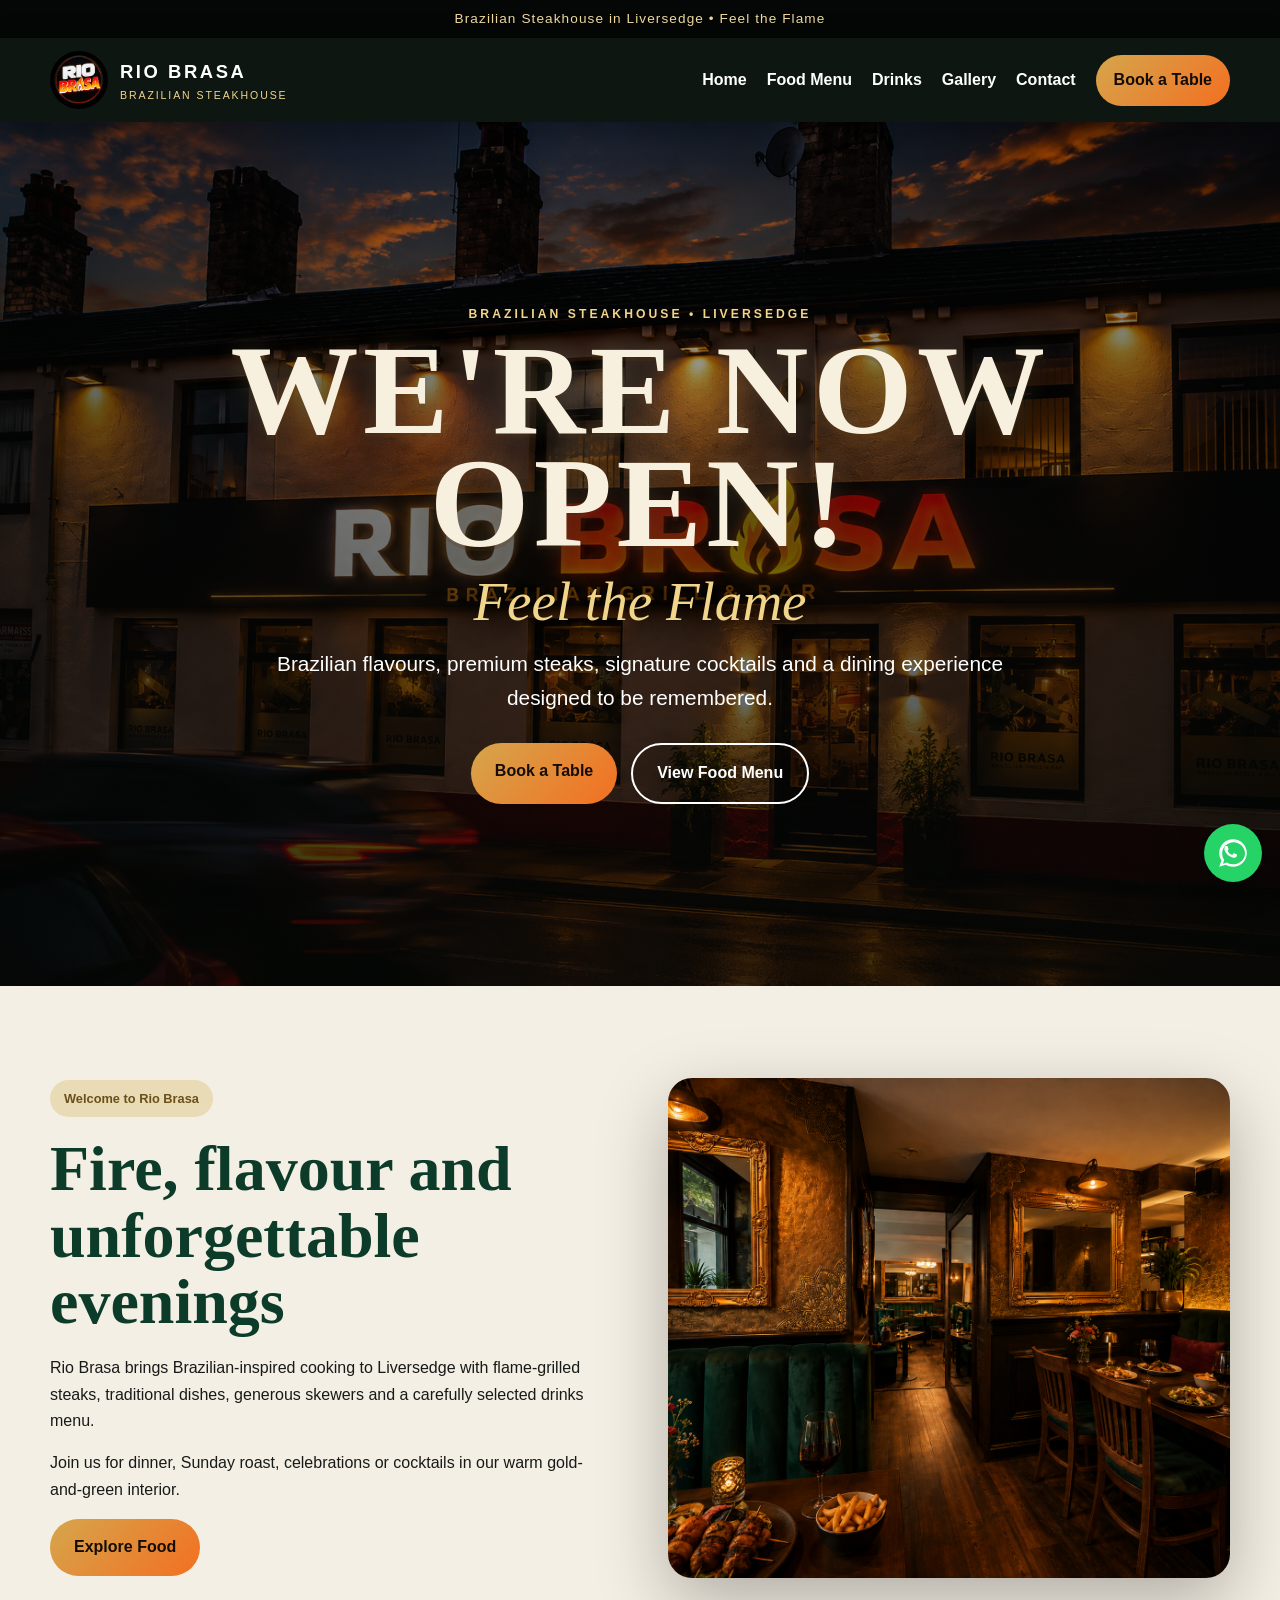
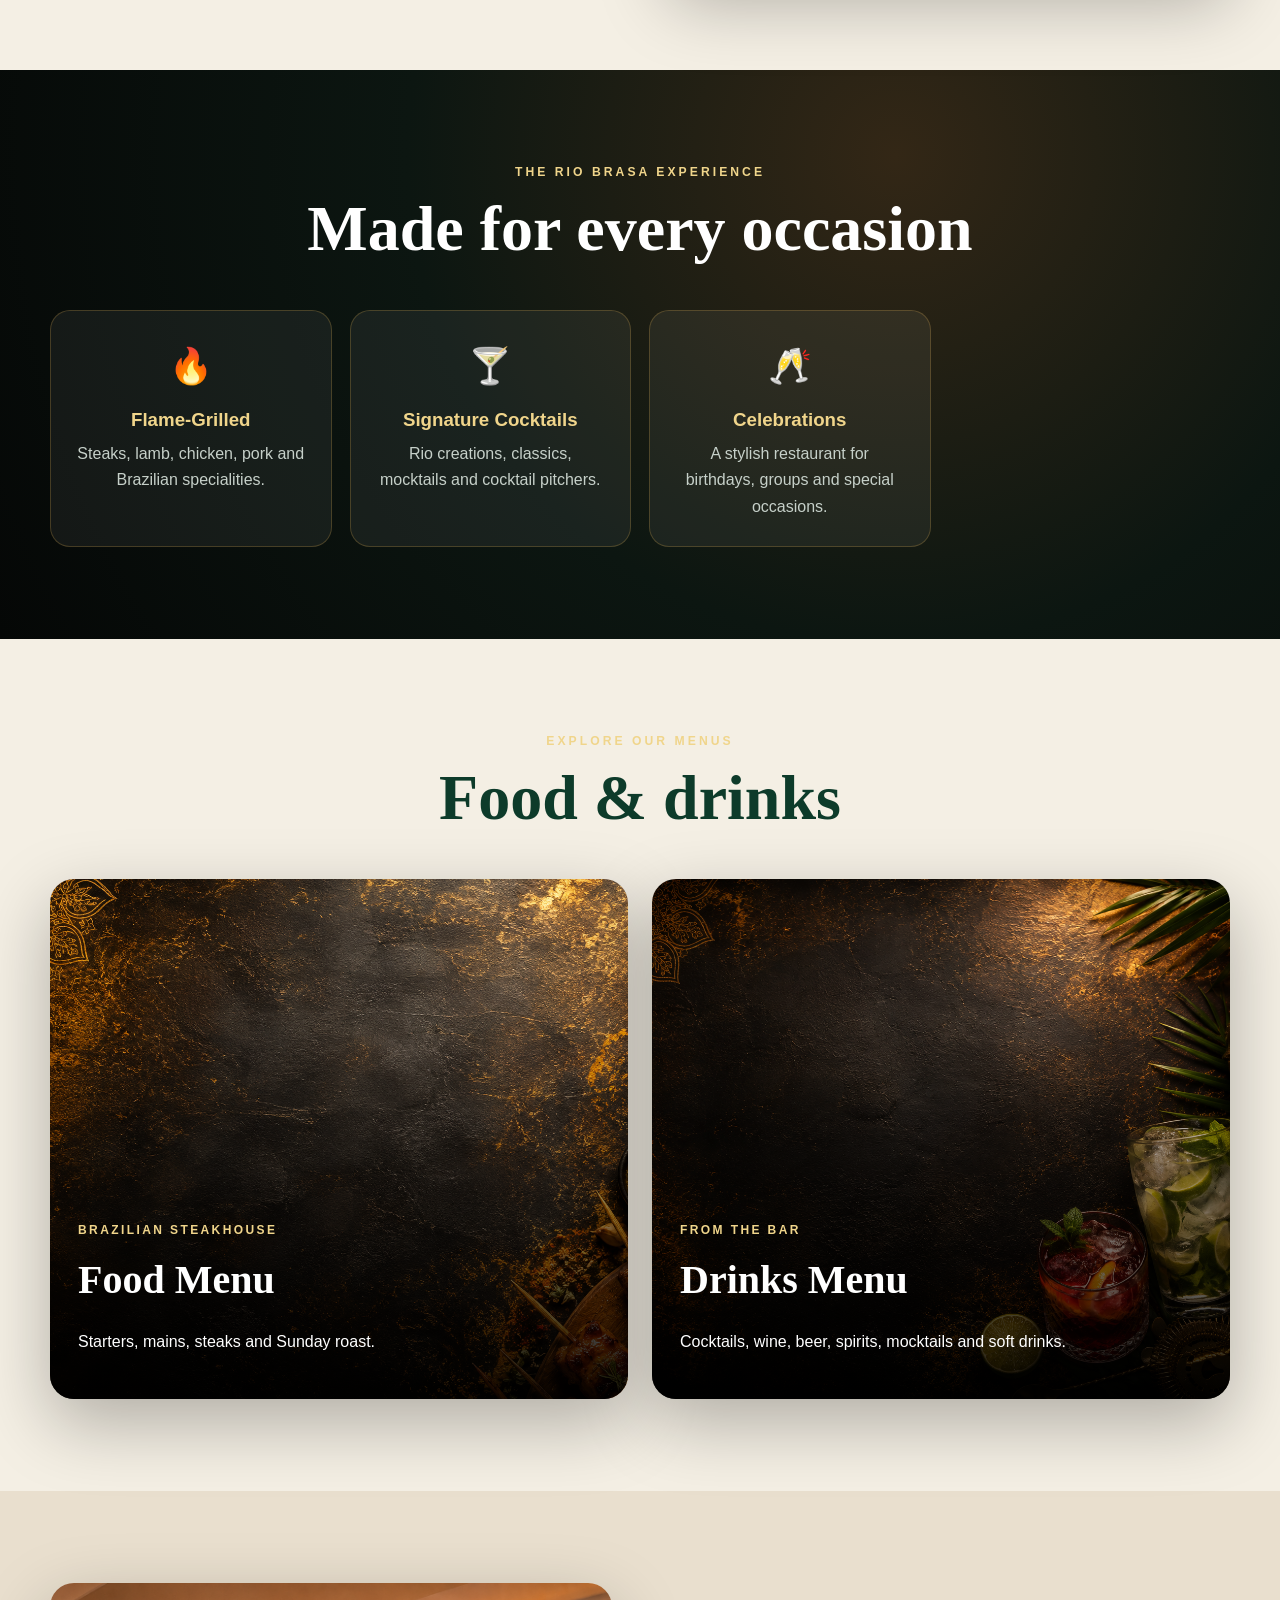
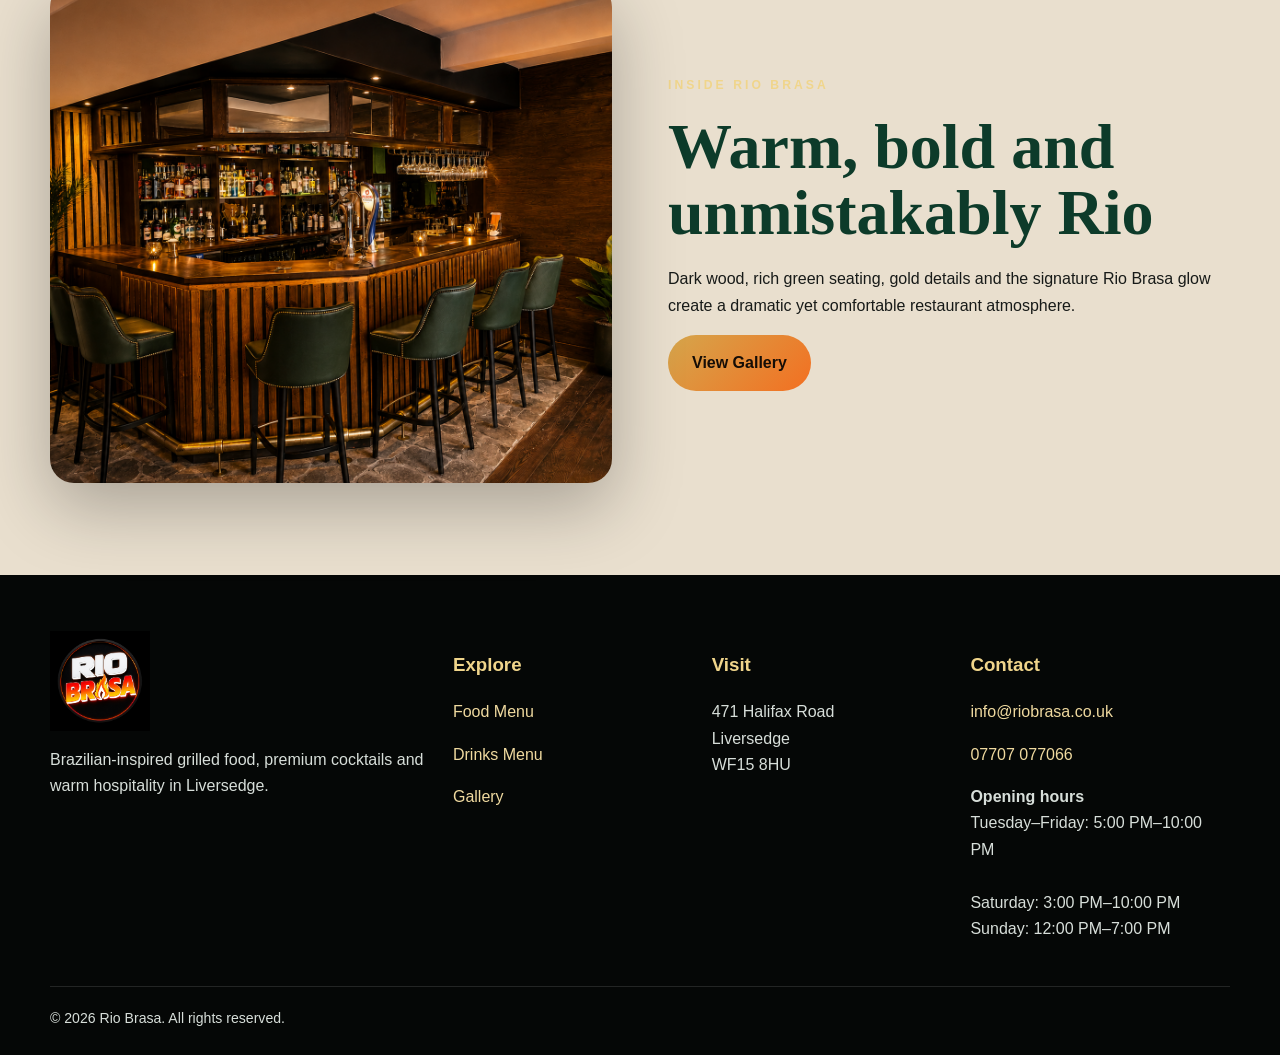
<file: index.html>
<!doctype html><html lang="en"><head><meta charset="utf-8"><meta name="viewport" content="width=device-width,initial-scale=1"><title>Rio Brasa | Brazilian Steakhouse Liversedge</title><meta name="description" content="Rio Brasa Brazilian Steakhouse in Liversedge. Flame-grilled food, cocktails and Sunday roast."><link rel="stylesheet" href="assets/css/style.css"></head><body>

<div class="topbar">Brazilian Steakhouse in Liversedge • Feel the Flame</div>
<header class="header">
  <div class="container nav">
    <a class="brand" href="index.html">
      <img src="assets/images/logo.png" alt="Rio Brasa logo">
      <div><strong>RIO BRASA</strong><small>BRAZILIAN STEAKHOUSE</small></div>
    </a>
    <button class="menu-toggle" aria-label="Open menu">☰</button>
    <nav class="navlinks">
      <a href="index.html" class="active">Home</a><a href="food-menu.html">Food Menu</a><a href="drinks.html">Drinks</a><a href="gallery.html">Gallery</a><a href="contact.html">Contact</a>
      <a class="navbtn" href="booking.html">Book a Table</a>
    </nav>
  </div>
</header>
<main>
<section class="hero">
  <img src="assets/images/hero-exterior.png" alt="Rio Brasa restaurant exterior">
  <div class="container hero-content">
    <div class="kicker">Brazilian Steakhouse • Liversedge</div>
    <div class="opening-soon" aria-label="Opening soon">
      <span class="opening-line"></span>
      <h1>WE'RE NOW OPEN!</h1>
      <span class="opening-line"></span>
    </div>
    <div class="hero-tagline">Feel the Flame</div>
    <p>Brazilian flavours, premium steaks, signature cocktails and a dining experience designed to be remembered.</p>
    <div class="buttons"><a class="btn btn-primary" href="booking.html">Book a Table</a><a class="btn btn-outline" href="food-menu.html">View Food Menu</a></div>
  </div>
</section>

<section><div class="container split">
  <div><span class="pill">Welcome to Rio Brasa</span><h2 class="display-title">Fire, flavour and unforgettable evenings</h2><p>Rio Brasa brings Brazilian-inspired cooking to Liversedge with flame-grilled steaks, traditional dishes, generous skewers and a carefully selected drinks menu.</p><p>Join us for dinner, Sunday roast, celebrations or cocktails in our warm gold-and-green interior.</p><a class="btn btn-primary" href="food-menu.html">Explore Food</a></div>
  <div class="image-card"><img src="assets/images/dining-main.png" alt="Rio Brasa dining room"></div>
</div></section>

<section class="dark"><div class="container">
  <div class="section-title"><div class="kicker">The Rio Brasa experience</div><h2>Made for every occasion</h2></div>
  <div class="feature-grid">
    <div class="feature"><div class="icon">🔥</div><h3>Flame-Grilled</h3><p>Steaks, lamb, chicken, pork and Brazilian specialities.</p></div>
    <div class="feature"><div class="icon">🍸</div><h3>Signature Cocktails</h3><p>Rio creations, classics, mocktails and cocktail pitchers.</p></div>
    <div class="feature"><div class="icon">🥂</div><h3>Celebrations</h3><p>A stylish restaurant for birthdays, groups and special occasions.</p></div>
    <!-- <div class="feature"><div class="icon">🍽️</div><h3>Sunday Roast</h3><p>Traditional roast options with all the trimmings.</p></div> -->
  </div>
</div></section>

<section><div class="container">
  <div class="section-title"><div class="kicker">Explore our menus</div><h2>Food & drinks</h2></div>
  <div class="promo-grid">
    <a class="promo" href="food-menu.html"><img src="assets/images/food-hero.png" alt="Food menu"><div class="promo-copy"><span>Brazilian Steakhouse</span><h3>Food Menu</h3><p>Starters, mains, steaks and Sunday roast.</p></div></a>
    <a class="promo" href="drinks.html"><img src="assets/images/drinks-hero.png" alt="Drinks menu"><div class="promo-copy"><span>From the bar</span><h3>Drinks Menu</h3><p>Cocktails, wine, beer, spirits, mocktails and soft drinks.</p></div></a>
  </div>
</div></section>

<section class="soft"><div class="container split">
  <div class="image-card"><img src="assets/images/bar-main.png" alt="Rio Brasa bar"></div>
  <div><div class="kicker">Inside Rio Brasa</div><h2 class="display-title">Warm, bold and unmistakably Rio</h2><p>Dark wood, rich green seating, gold details and the signature Rio Brasa glow create a dramatic yet comfortable restaurant atmosphere.</p><a class="btn btn-primary" href="gallery.html">View Gallery</a></div>
</div></section>
</main>

<a class="whatsapp" href="https://wa.me/447707077066?text=Hi%20Rio%20Brasa%21%20I%27d%20like%20to%20make%20an%20enquiry." target="_blank" rel="noopener noreferrer" title="Contact us through WhatsApp" aria-label="Contact us through WhatsApp" data-tooltip="Contact us through WhatsApp"><svg viewBox="0 0 32 32" aria-hidden="true"><path fill="currentColor" d="M19.11 17.21c-.29-.15-1.73-.85-2-.95-.27-.1-.46-.15-.66.15-.19.29-.75.95-.92 1.14-.17.19-.34.22-.63.07-.29-.15-1.23-.45-2.34-1.45-.86-.77-1.45-1.72-1.62-2.01-.17-.29-.02-.45.13-.59.13-.13.29-.34.44-.51.15-.17.19-.29.29-.49.1-.19.05-.36-.02-.51-.07-.15-.66-1.59-.9-2.18-.24-.57-.48-.49-.66-.5h-.56c-.19 0-.51.07-.78.36-.27.29-1.02 1-1.02 2.44s1.05 2.83 1.2 3.03c.15.19 2.07 3.16 5.01 4.43.7.3 1.25.48 1.67.62.7.22 1.34.19 1.85.12.56-.08 1.73-.71 1.97-1.39.24-.68.24-1.27.17-1.39-.07-.12-.27-.19-.56-.34z"/><path fill="currentColor" d="M16.04 3C8.86 3 3.03 8.8 3.03 15.96c0 2.53.73 4.99 2.12 7.1L3 29l6.09-2.01a13.03 13.03 0 0 0 6.94 1.9h.01C23.22 28.89 29 23.09 29 15.94 29 8.79 23.22 3 16.04 3zm0 23.7h-.01a10.81 10.81 0 0 1-5.51-1.51l-.4-.24-3.61 1.19 1.21-3.51-.26-.41a10.69 10.69 0 0 1-1.65-5.72c0-5.91 4.82-10.72 10.75-10.72 5.92 0 10.74 4.81 10.74 10.72S21.96 26.7 16.04 26.7z"/></svg></a>
<footer class="footer">
  <div class="container footer-grid">
    <div><img src="assets/images/logo.png" alt="Rio Brasa"><p>Brazilian-inspired grilled food, premium cocktails and warm hospitality in Liversedge.</p></div>
    <div><h3>Explore</h3><p><a href="food-menu.html">Food Menu</a></p><p><a href="drinks.html">Drinks Menu</a></p><p><a href="gallery.html">Gallery</a></p></div>
    <div><h3>Visit</h3><p>471 Halifax Road<br>Liversedge<br>WF15 8HU</p></div>
    <div><h3>Contact</h3><p><a href="mailto:info@riobrasa.co.uk">info@riobrasa.co.uk</a></p><p><a href="tel:+447707077066">07707 077066</a></p><p><strong>Opening hours</strong><br>Tuesday–Friday: 5:00 PM–10:00 PM<br><br>Saturday: 3:00 PM–10:00 PM<br>Sunday: 12:00 PM–7:00 PM</p></div>
  </div>
  <div class="container copy">© 2026 Rio Brasa. All rights reserved.</div>
</footer>
<script src="assets/js/main.js"></script>
</body></html>
</file>
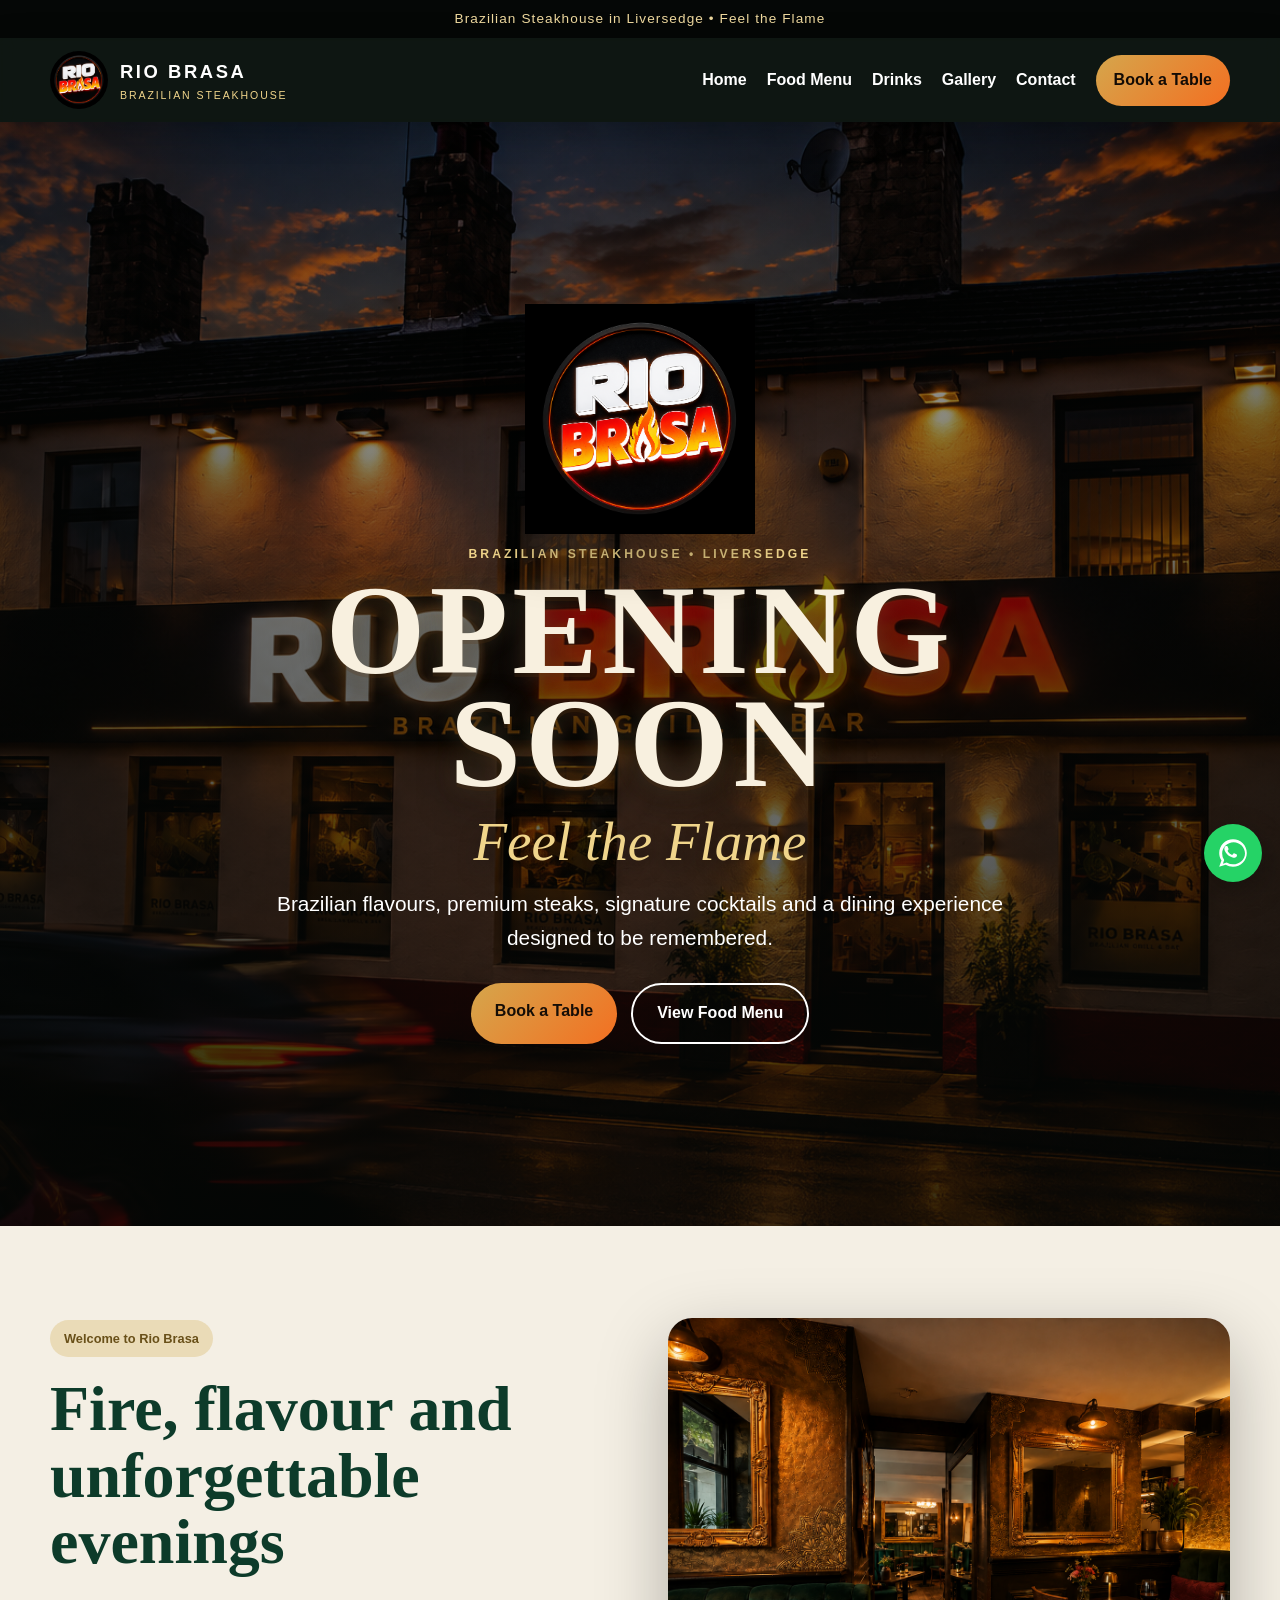
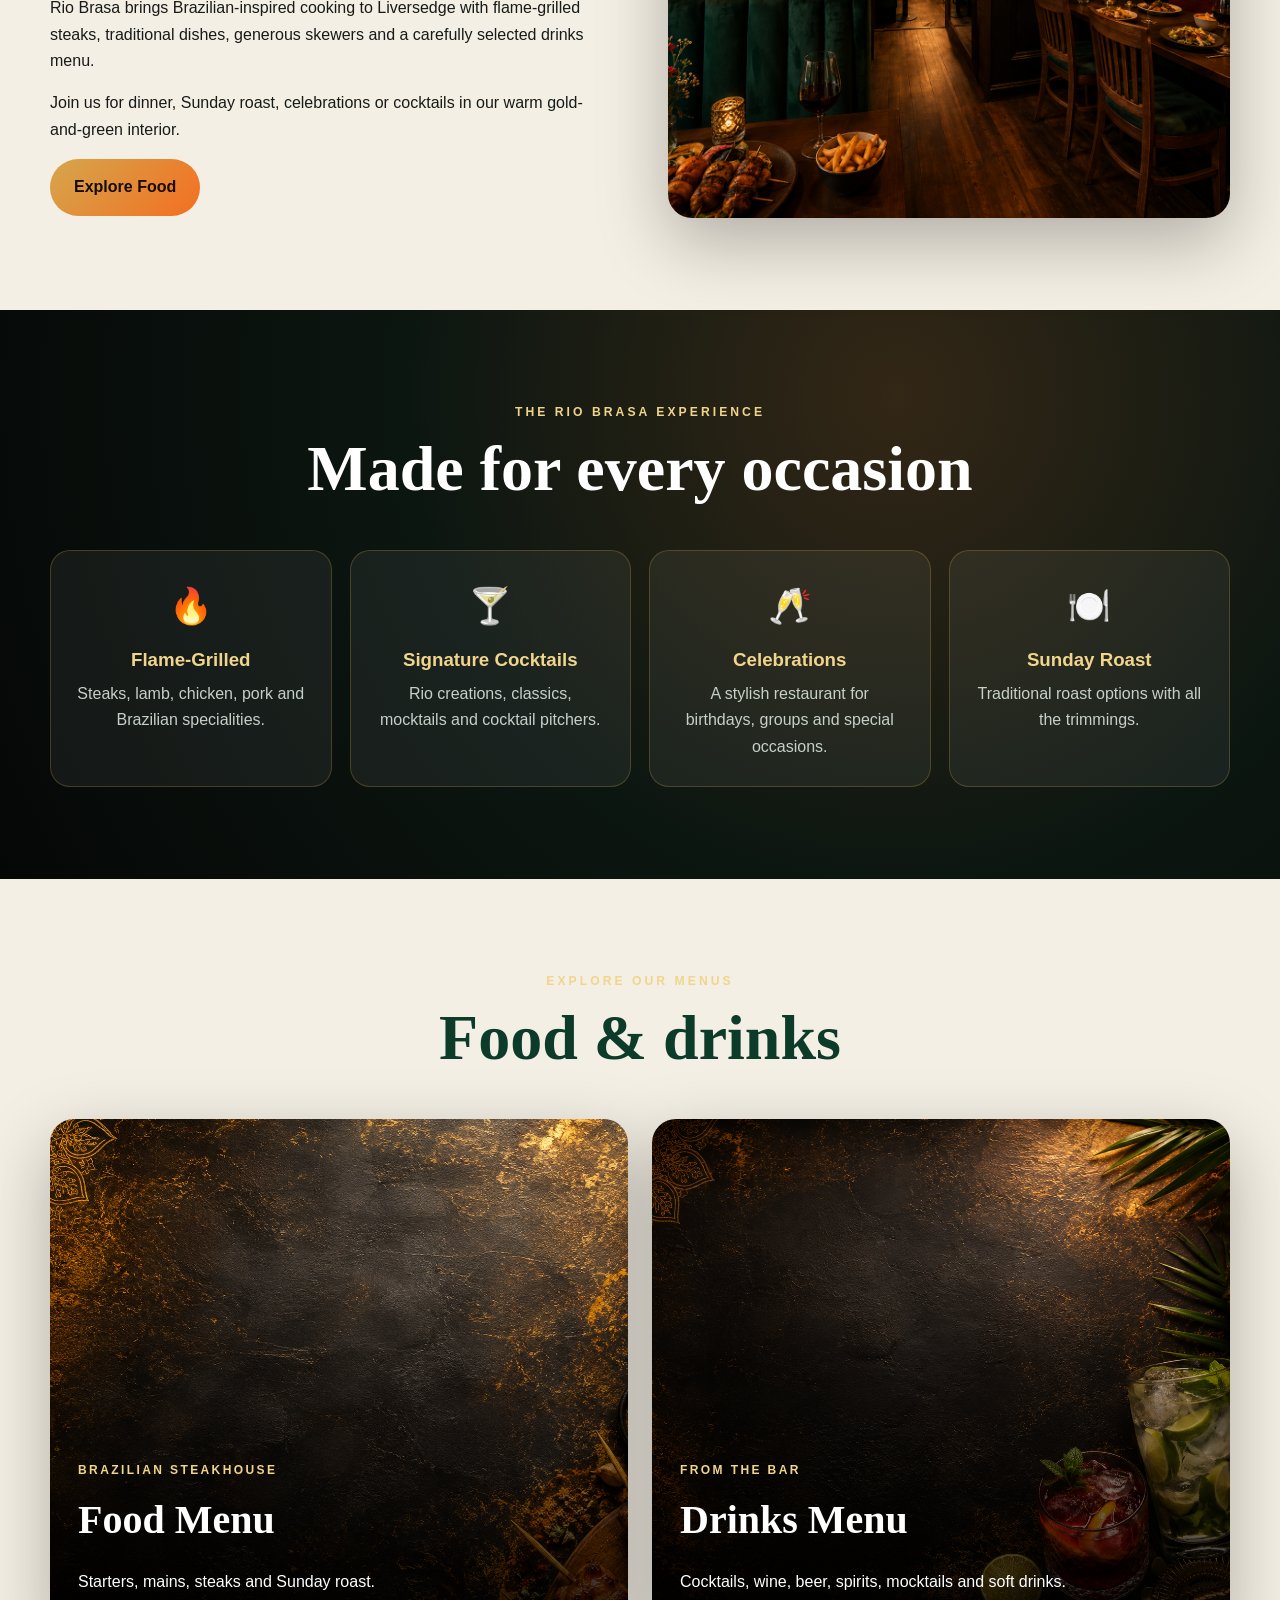
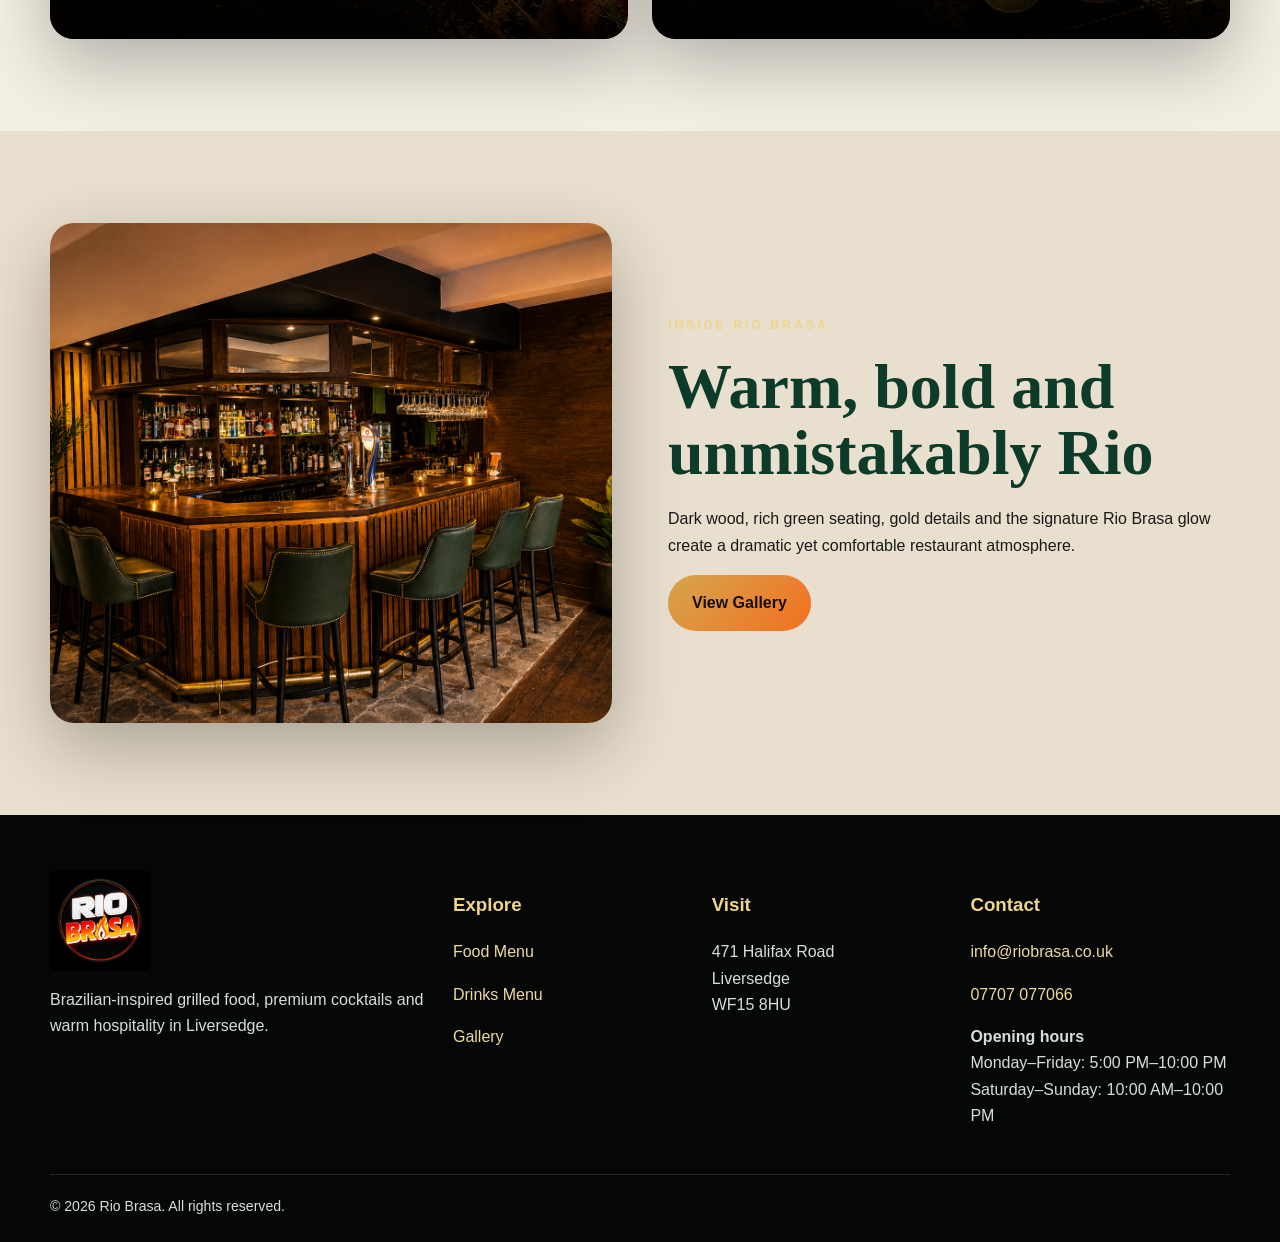
<file: assets/images/index.html>
<!doctype html><html lang="en"><head><meta charset="utf-8"><meta name="viewport" content="width=device-width,initial-scale=1"><title>Rio Brasa | Brazilian Steakhouse Liversedge</title><meta name="description" content="Rio Brasa Brazilian Steakhouse in Liversedge. Flame-grilled food, cocktails and Sunday roast."><link rel="stylesheet" href="assets/css/style.css"></head><body>

<div class="topbar">Brazilian Steakhouse in Liversedge • Feel the Flame</div>
<header class="header">
  <div class="container nav">
    <a class="brand" href="index.html">
      <img src="assets/images/logo.png" alt="Rio Brasa logo">
      <div><strong>RIO BRASA</strong><small>BRAZILIAN STEAKHOUSE</small></div>
    </a>
    <button class="menu-toggle" aria-label="Open menu">☰</button>
    <nav class="navlinks">
      <a href="index.html" class="active">Home</a><a href="food-menu.html">Food Menu</a><a href="drinks.html">Drinks</a><a href="gallery.html">Gallery</a><a href="contact.html">Contact</a>
      <a class="navbtn" href="booking.html">Book a Table</a>
    </nav>
  </div>
</header>
<main>
<section class="hero">
  <img src="assets/images/hero-exterior.png" alt="Rio Brasa restaurant exterior">
  <div class="container hero-content">
    <img class="hero-logo" src="assets/images/logo.png" alt="Rio Brasa">
    <div class="kicker">Brazilian Steakhouse • Liversedge</div>
    <div class="opening-soon" aria-label="Opening soon">
      <span class="opening-line"></span>
      <h1>OPENING SOON</h1>
      <span class="opening-line"></span>
    </div>
    <div class="hero-tagline">Feel the Flame</div>
    <p>Brazilian flavours, premium steaks, signature cocktails and a dining experience designed to be remembered.</p>
    <div class="buttons"><a class="btn btn-primary" href="booking.html">Book a Table</a><a class="btn btn-outline" href="food-menu.html">View Food Menu</a></div>
  </div>
</section>

<section><div class="container split">
  <div><span class="pill">Welcome to Rio Brasa</span><h2 class="display-title">Fire, flavour and unforgettable evenings</h2><p>Rio Brasa brings Brazilian-inspired cooking to Liversedge with flame-grilled steaks, traditional dishes, generous skewers and a carefully selected drinks menu.</p><p>Join us for dinner, Sunday roast, celebrations or cocktails in our warm gold-and-green interior.</p><a class="btn btn-primary" href="food-menu.html">Explore Food</a></div>
  <div class="image-card"><img src="assets/images/dining-main.png" alt="Rio Brasa dining room"></div>
</div></section>

<section class="dark"><div class="container">
  <div class="section-title"><div class="kicker">The Rio Brasa experience</div><h2>Made for every occasion</h2></div>
  <div class="feature-grid">
    <div class="feature"><div class="icon">🔥</div><h3>Flame-Grilled</h3><p>Steaks, lamb, chicken, pork and Brazilian specialities.</p></div>
    <div class="feature"><div class="icon">🍸</div><h3>Signature Cocktails</h3><p>Rio creations, classics, mocktails and cocktail pitchers.</p></div>
    <div class="feature"><div class="icon">🥂</div><h3>Celebrations</h3><p>A stylish restaurant for birthdays, groups and special occasions.</p></div>
    <div class="feature"><div class="icon">🍽️</div><h3>Sunday Roast</h3><p>Traditional roast options with all the trimmings.</p></div>
  </div>
</div></section>

<section><div class="container">
  <div class="section-title"><div class="kicker">Explore our menus</div><h2>Food & drinks</h2></div>
  <div class="promo-grid">
    <a class="promo" href="food-menu.html"><img src="assets/images/food-hero.png" alt="Food menu"><div class="promo-copy"><span>Brazilian Steakhouse</span><h3>Food Menu</h3><p>Starters, mains, steaks and Sunday roast.</p></div></a>
    <a class="promo" href="drinks.html"><img src="assets/images/drinks-hero.png" alt="Drinks menu"><div class="promo-copy"><span>From the bar</span><h3>Drinks Menu</h3><p>Cocktails, wine, beer, spirits, mocktails and soft drinks.</p></div></a>
  </div>
</div></section>

<section class="soft"><div class="container split">
  <div class="image-card"><img src="assets/images/bar-main.png" alt="Rio Brasa bar"></div>
  <div><div class="kicker">Inside Rio Brasa</div><h2 class="display-title">Warm, bold and unmistakably Rio</h2><p>Dark wood, rich green seating, gold details and the signature Rio Brasa glow create a dramatic yet comfortable restaurant atmosphere.</p><a class="btn btn-primary" href="gallery.html">View Gallery</a></div>
</div></section>
</main>

<a class="whatsapp" href="https://wa.me/447707077066?text=Hi%20Rio%20Brasa%21%20I%27d%20like%20to%20make%20an%20enquiry." target="_blank" rel="noopener noreferrer" title="Contact us through WhatsApp" aria-label="Contact us through WhatsApp" data-tooltip="Contact us through WhatsApp"><svg viewBox="0 0 32 32" aria-hidden="true"><path fill="currentColor" d="M19.11 17.21c-.29-.15-1.73-.85-2-.95-.27-.1-.46-.15-.66.15-.19.29-.75.95-.92 1.14-.17.19-.34.22-.63.07-.29-.15-1.23-.45-2.34-1.45-.86-.77-1.45-1.72-1.62-2.01-.17-.29-.02-.45.13-.59.13-.13.29-.34.44-.51.15-.17.19-.29.29-.49.1-.19.05-.36-.02-.51-.07-.15-.66-1.59-.9-2.18-.24-.57-.48-.49-.66-.5h-.56c-.19 0-.51.07-.78.36-.27.29-1.02 1-1.02 2.44s1.05 2.83 1.2 3.03c.15.19 2.07 3.16 5.01 4.43.7.3 1.25.48 1.67.62.7.22 1.34.19 1.85.12.56-.08 1.73-.71 1.97-1.39.24-.68.24-1.27.17-1.39-.07-.12-.27-.19-.56-.34z"/><path fill="currentColor" d="M16.04 3C8.86 3 3.03 8.8 3.03 15.96c0 2.53.73 4.99 2.12 7.1L3 29l6.09-2.01a13.03 13.03 0 0 0 6.94 1.9h.01C23.22 28.89 29 23.09 29 15.94 29 8.79 23.22 3 16.04 3zm0 23.7h-.01a10.81 10.81 0 0 1-5.51-1.51l-.4-.24-3.61 1.19 1.21-3.51-.26-.41a10.69 10.69 0 0 1-1.65-5.72c0-5.91 4.82-10.72 10.75-10.72 5.92 0 10.74 4.81 10.74 10.72S21.96 26.7 16.04 26.7z"/></svg></a>
<footer class="footer">
  <div class="container footer-grid">
    <div><img src="assets/images/logo.png" alt="Rio Brasa"><p>Brazilian-inspired grilled food, premium cocktails and warm hospitality in Liversedge.</p></div>
    <div><h3>Explore</h3><p><a href="food-menu.html">Food Menu</a></p><p><a href="drinks.html">Drinks Menu</a></p><p><a href="gallery.html">Gallery</a></p></div>
    <div><h3>Visit</h3><p>471 Halifax Road<br>Liversedge<br>WF15 8HU</p></div>
    <div><h3>Contact</h3><p><a href="mailto:info@riobrasa.co.uk">info@riobrasa.co.uk</a></p><p><a href="tel:+447707077066">07707 077066</a></p><p><strong>Opening hours</strong><br>Monday–Friday: 5:00 PM–10:00 PM<br>Saturday–Sunday: 10:00 AM–10:00 PM</p></div>
  </div>
  <div class="container copy">© 2026 Rio Brasa. All rights reserved.</div>
</footer>
<script src="assets/js/main.js"></script>
</body></html>
</file>
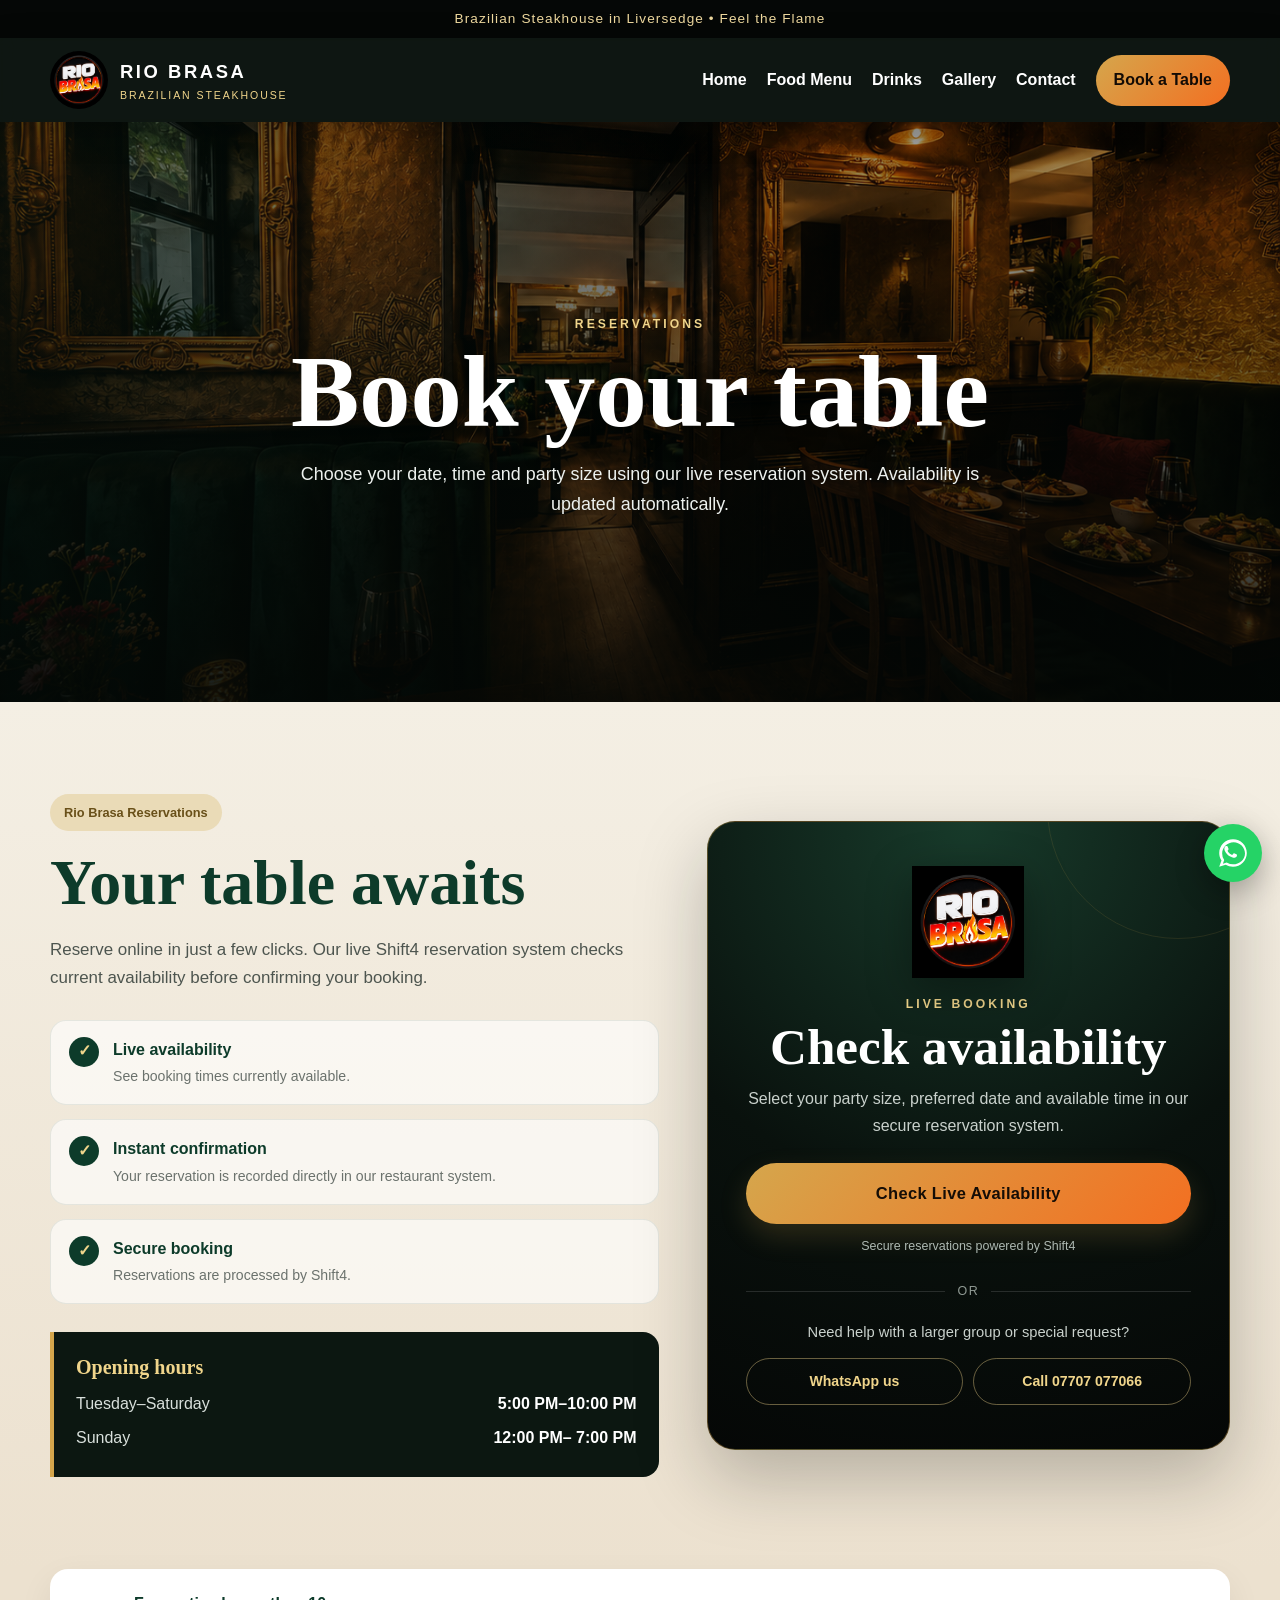
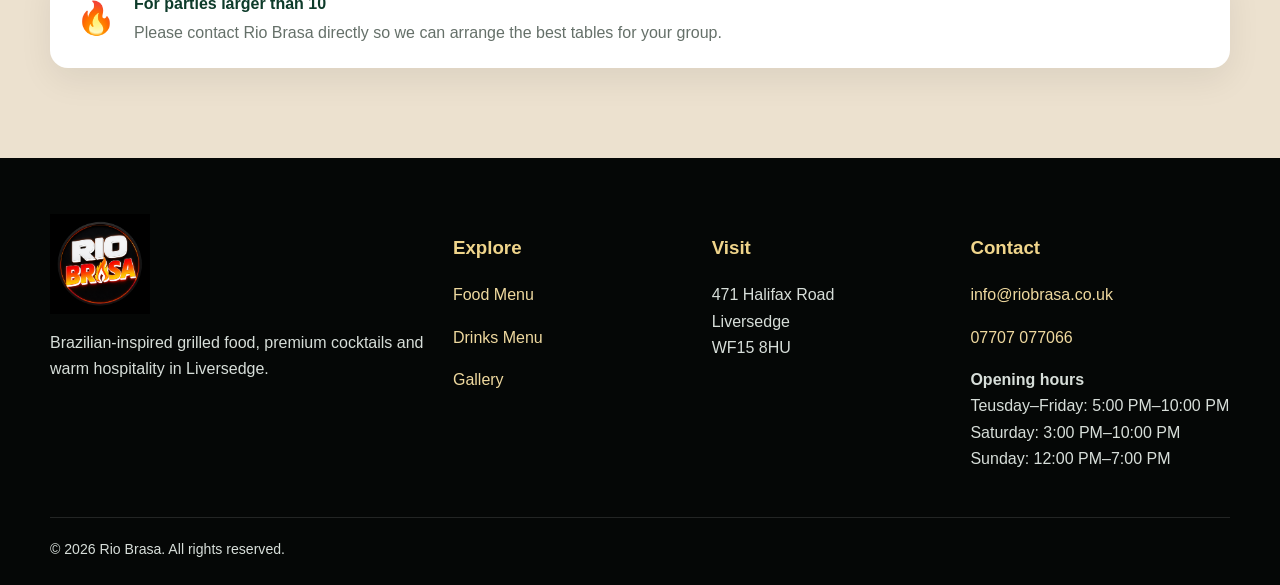
<file: booking.html>
<!doctype html>
<html lang="en">
<head>
  <meta charset="utf-8">
  <meta name="viewport" content="width=device-width,initial-scale=1">
  <title>Book a Table | Rio Brasa</title>
  <meta name="description" content="Book a table at Rio Brasa Brazilian Steakhouse in Liversedge. Live availability powered securely by Shift4.">
  <link rel="stylesheet" href="assets/css/style.css">
</head>
<body>
<div class="topbar">Brazilian Steakhouse in Liversedge • Feel the Flame</div>
<header class="header">
  <div class="container nav">
    <a class="brand" href="index.html">
      <img src="assets/images/logo.png" alt="Rio Brasa logo">
      <div><strong>RIO BRASA</strong><small>BRAZILIAN STEAKHOUSE</small></div>
    </a>
    <button class="menu-toggle" aria-label="Open menu">☰</button>
    <nav class="navlinks">
      <a href="index.html">Home</a><a href="food-menu.html">Food Menu</a><a href="drinks.html">Drinks</a><a href="gallery.html">Gallery</a><a href="contact.html">Contact</a>
      <a class="navbtn active" href="booking.html">Book a Table</a>
    </nav>
  </div>
</header>
<main>
<section class="booking-hero">
  <img src="assets/images/dining-main.png" alt="Rio Brasa dining room">
  <div class="container booking-hero-copy">
    <div class="kicker">Reservations</div>
    <h1>Book your table</h1>
    <p>Choose your date, time and party size using our live reservation system. Availability is updated automatically.</p>
  </div>
</section>

<section class="booking-premium-section">
  <div class="container booking-premium-grid">
    <div class="booking-premium-info">
      <span class="pill">Rio Brasa Reservations</span>
      <h2 class="display-title">Your table awaits</h2>
      <p>Reserve online in just a few clicks. Our live Shift4 reservation system checks current availability before confirming your booking.</p>

      <div class="booking-benefits">
        <div class="booking-benefit"><span>✓</span><div><strong>Live availability</strong><small>See booking times currently available.</small></div></div>
        <div class="booking-benefit"><span>✓</span><div><strong>Instant confirmation</strong><small>Your reservation is recorded directly in our restaurant system.</small></div></div>
        <div class="booking-benefit"><span>✓</span><div><strong>Secure booking</strong><small>Reservations are processed by Shift4.</small></div></div>
      </div>

      <div class="booking-hours-card">
        <strong>Opening hours</strong>
        <p>Tuesday–Saturday <span>5:00 PM–10:00 PM</span></p>
        <p>Sunday <span>12:00 PM– 7:00 PM</span></p>
      </div>
    </div>

    <div class="booking-action-card">
      <img class="booking-card-logo" src="assets/images/logo.png" alt="Rio Brasa">
      <div class="kicker">Live Booking</div>
      <h2>Check availability</h2>
      <p>Select your party size, preferred date and available time in our secure reservation system.</p>
      <a class="btn btn-primary booking-main-btn" href="https://reservations.shift4payments.com/#/a22b0c95-390b-42ae-914e-082e7ed21245" target="_blank" rel="noopener noreferrer">Check Live Availability</a>
      <div class="booking-secure-note">Secure reservations powered by Shift4</div>
      <div class="booking-divider"><span>or</span></div>
      <p class="booking-help">Need help with a larger group or special request?</p>
      <div class="booking-contact-actions">
        <a href="https://wa.me/447707077066?text=Hi%20Rio%20Brasa%21%20I%27d%20like%20to%20ask%20about%20a%20table%20reservation." target="_blank" rel="noopener noreferrer">WhatsApp us</a>
        <a href="tel:+447707077066">Call 07707 077066</a>
      </div>
    </div>
  </div>
</section>

<section class="booking-note-section">
  <div class="container booking-note">
    <div>🔥</div>
    <div><strong>For parties larger than 10</strong><p>Please contact Rio Brasa directly so we can arrange the best tables for your group.</p></div>
  </div>
</section>
</main>

<a class="whatsapp" href="https://wa.me/447707077066?text=Hi%20Rio%20Brasa%21%20I%27d%20like%20to%20make%20an%20enquiry." target="_blank" rel="noopener noreferrer" title="Contact us through WhatsApp" aria-label="Contact us through WhatsApp" data-tooltip="Contact us through WhatsApp"><svg viewBox="0 0 32 32" aria-hidden="true"><path fill="currentColor" d="M19.11 17.21c-.29-.15-1.73-.85-2-.95-.27-.1-.46-.15-.66.15-.19.29-.75.95-.92 1.14-.17.19-.34.22-.63.07-.29-.15-1.23-.45-2.34-1.45-.86-.77-1.45-1.72-1.62-2.01-.17-.29-.02-.45.13-.59.13-.13.29-.34.44-.51.15-.17.19-.29.29-.49.1-.19.05-.36-.02-.51-.07-.15-.66-1.59-.9-2.18-.24-.57-.48-.49-.66-.5h-.56c-.19 0-.51.07-.78.36-.27.29-1.02 1-1.02 2.44s1.05 2.83 1.2 3.03c.15.19 2.07 3.16 5.01 4.43.7.3 1.25.48 1.67.62.7.22 1.34.19 1.85.12.56-.08 1.73-.71 1.97-1.39.24-.68.24-1.27.17-1.39-.07-.12-.27-.19-.56-.34z"/><path fill="currentColor" d="M16.04 3C8.86 3 3.03 8.8 3.03 15.96c0 2.53.73 4.99 2.12 7.1L3 29l6.09-2.01a13.03 13.03 0 0 0 6.94 1.9h.01C23.22 28.89 29 23.09 29 15.94 29 8.79 23.22 3 16.04 3zm0 23.7h-.01a10.81 10.81 0 0 1-5.51-1.51l-.4-.24-3.61 1.19 1.21-3.51-.26-.41a10.69 10.69 0 0 1-1.65-5.72c0-5.91 4.82-10.72 10.75-10.72 5.92 0 10.74 4.81 10.74 10.72S21.96 26.7 16.04 26.7z"/></svg></a>
<footer class="footer">
  <div class="container footer-grid">
    <div><img src="assets/images/logo.png" alt="Rio Brasa"><p>Brazilian-inspired grilled food, premium cocktails and warm hospitality in Liversedge.</p></div>
    <div><h3>Explore</h3><p><a href="food-menu.html">Food Menu</a></p><p><a href="drinks.html">Drinks Menu</a></p><p><a href="gallery.html">Gallery</a></p></div>
    <div><h3>Visit</h3><p>471 Halifax Road<br>Liversedge<br>WF15 8HU</p></div>
    <div><h3>Contact</h3><p><a href="mailto:info@riobrasa.co.uk">info@riobrasa.co.uk</a></p><p><a href="tel:+447707077066">07707 077066</a></p><p><strong>Opening hours</strong><br>Teusday–Friday: 5:00 PM–10:00 PM<br>Saturday: 3:00 PM–10:00 PM<br>Sunday: 12:00 PM–7:00 PM</p></div>
  </div>
  <div class="container copy">© 2026 Rio Brasa. All rights reserved.</div>
</footer>
<script src="assets/js/main.js"></script>
</body></html>
</file>
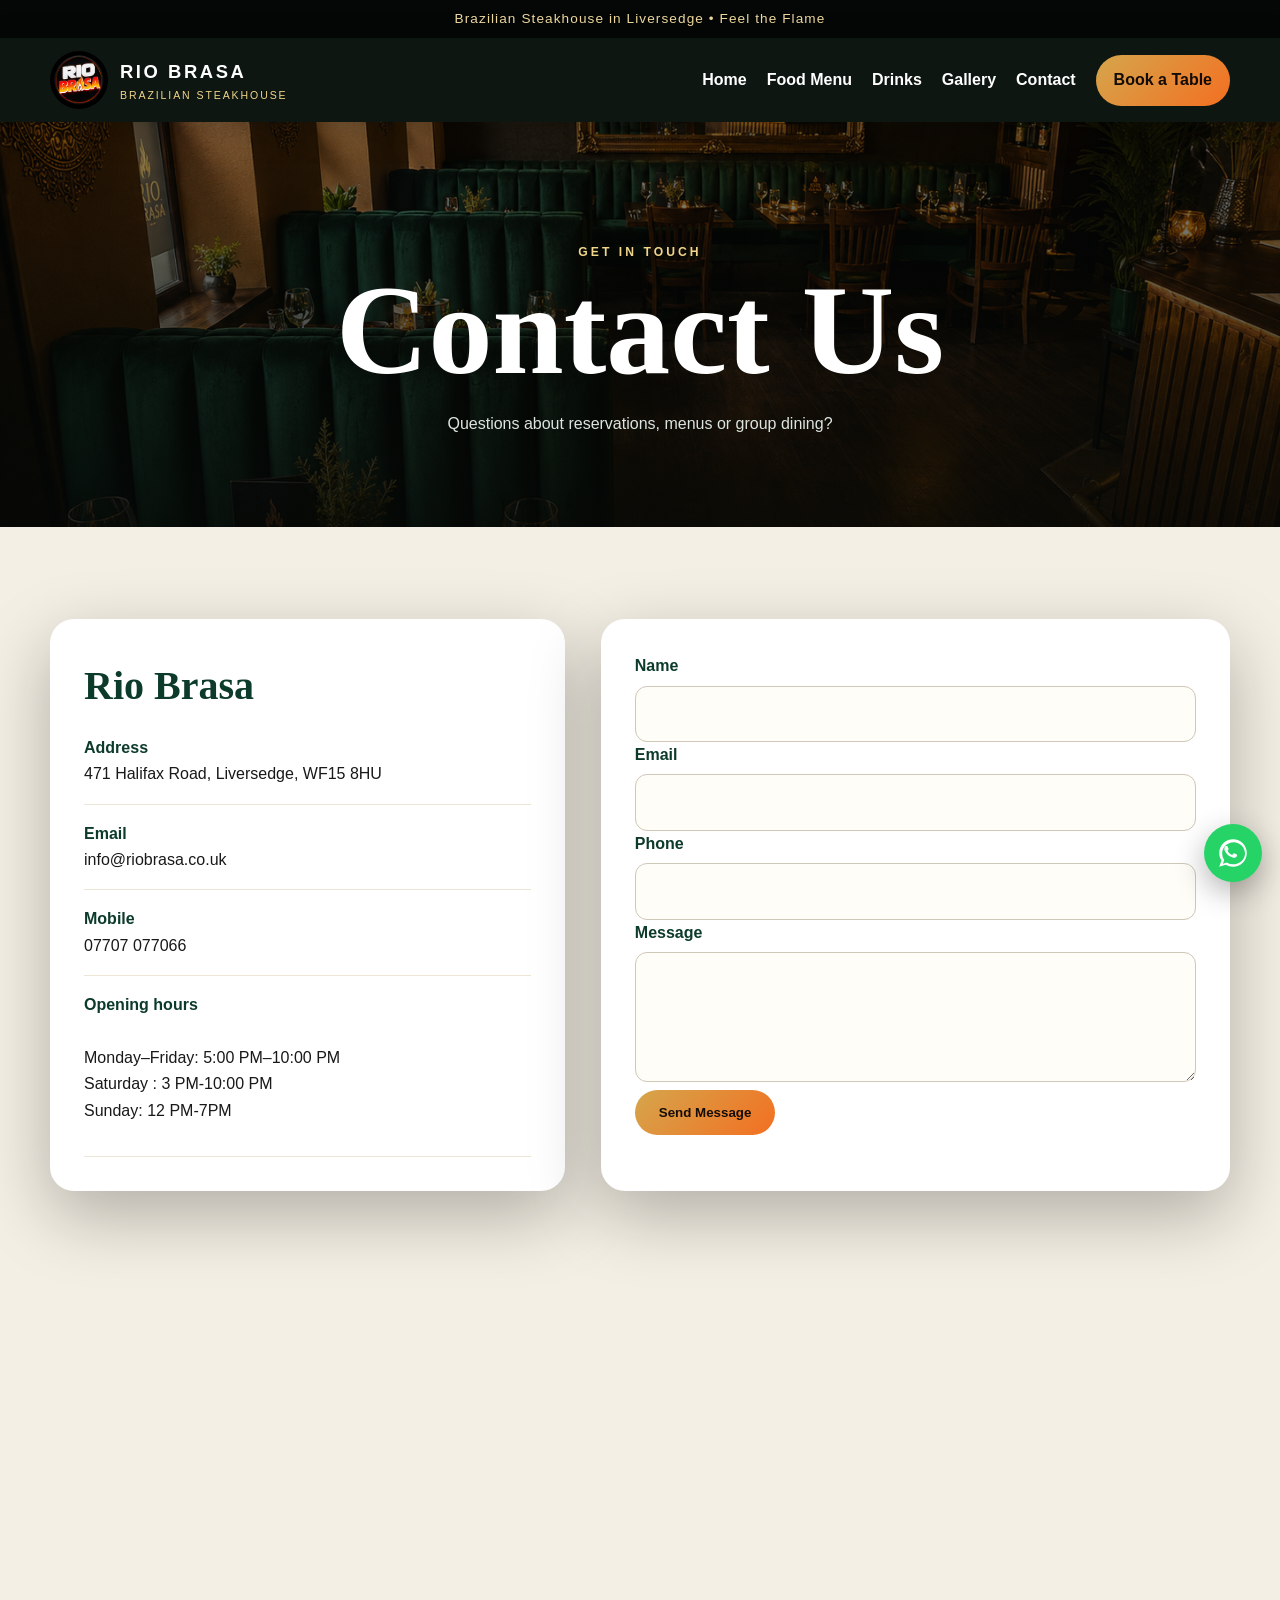
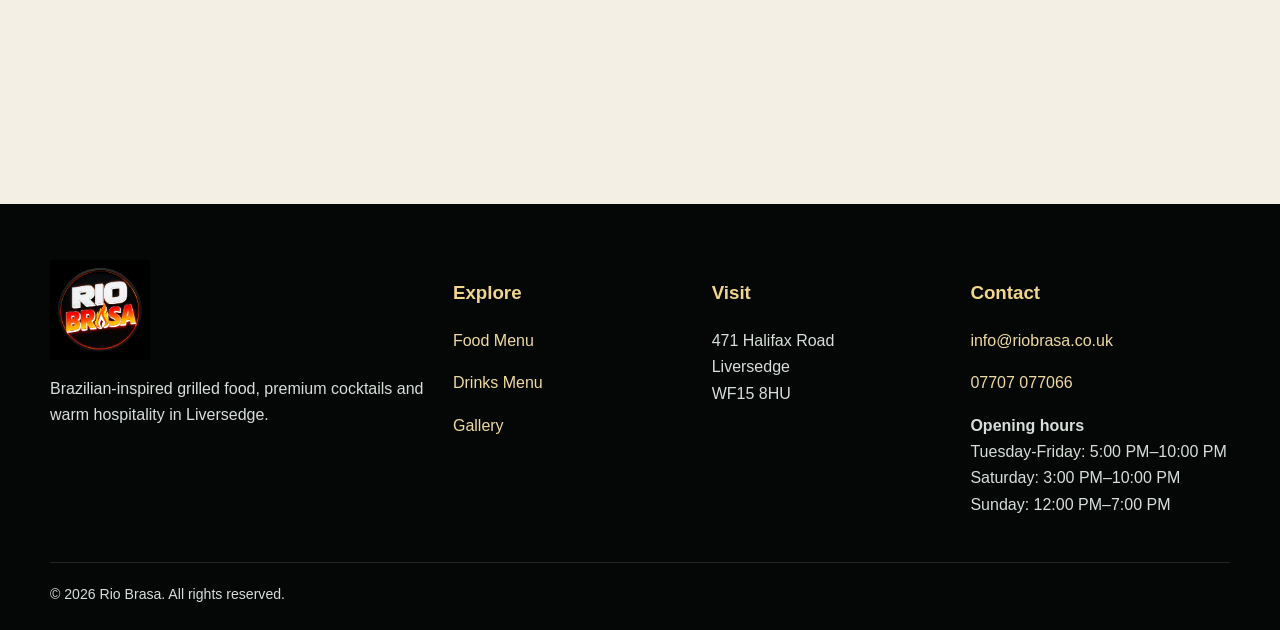
<file: contact.html>
<!doctype html><html lang="en"><head><meta charset="utf-8"><meta name="viewport" content="width=device-width,initial-scale=1"><title>Contact | Rio Brasa</title><link rel="stylesheet" href="assets/css/style.css"></head><body>
<div class="topbar">Brazilian Steakhouse in Liversedge • Feel the Flame</div>
<header class="header">
  <div class="container nav">
    <a class="brand" href="index.html">
      <img src="assets/images/logo.png" alt="Rio Brasa logo">
      <div><strong>RIO BRASA</strong><small>BRAZILIAN STEAKHOUSE</small></div>
    </a>
    <button class="menu-toggle" aria-label="Open menu">☰</button>
    <nav class="navlinks">
      <a href="index.html">Home</a><a href="food-menu.html">Food Menu</a><a href="drinks.html">Drinks</a><a href="gallery.html">Gallery</a><a href="contact.html" class="active">Contact</a>
      <a class="navbtn" href="booking.html">Book a Table</a>
    </nav>
  </div>
</header>
<section class="page-hero gallery-hero"><div class="container"><div class="kicker">Get in touch</div><h1>Contact Us</h1><p>Questions about reservations, menus or group dining?</p></div></section>
<section><div class="container contact-grid"><div class="contact-box"><h2 class="display-title" style="font-size:2.5rem">Rio Brasa</h2><div class="contact-row"><strong>Address</strong>471 Halifax Road, Liversedge, WF15 8HU</div><div class="contact-row"><strong>Email</strong><a href="mailto:info@riobrasa.co.uk">info@riobrasa.co.uk</a></div><div class="contact-row"><strong>Mobile</strong><a href="tel:+447707077066">07707 077066</a></div><div class="contact-row"><strong>Opening hours</strong><br>Monday–Friday: 5:00 PM–10:00 PM<br>Saturday : 3 PM-10:00 PM<br>Sunday: 12 PM-7PM</p></div></div>
<form class="form-card" id="contact-form"><div><label>Name</label><input name="name" required></div><div><label>Email</label><input name="email" type="email" required></div><div><label>Phone</label><input name="phone"></div><div><label>Message</label><textarea name="message" required></textarea></div><button class="btn btn-primary" type="submit">Send Message</button></form></div></section>
<section style="padding-top:0"><div class="container"><iframe class="map" loading="lazy" src="https://www.google.com/maps?q=471%20Halifax%20Road%20Liversedge%20WF15%208HU&output=embed"></iframe></div></section>
<a class="whatsapp" href="https://wa.me/447707077066?text=Hi%20Rio%20Brasa%21%20I%27d%20like%20to%20make%20an%20enquiry." target="_blank" rel="noopener noreferrer" title="Contact us through WhatsApp" aria-label="Contact us through WhatsApp" data-tooltip="Contact us through WhatsApp"><svg viewBox="0 0 32 32" aria-hidden="true"><path fill="currentColor" d="M19.11 17.21c-.29-.15-1.73-.85-2-.95-.27-.1-.46-.15-.66.15-.19.29-.75.95-.92 1.14-.17.19-.34.22-.63.07-.29-.15-1.23-.45-2.34-1.45-.86-.77-1.45-1.72-1.62-2.01-.17-.29-.02-.45.13-.59.13-.13.29-.34.44-.51.15-.17.19-.29.29-.49.1-.19.05-.36-.02-.51-.07-.15-.66-1.59-.9-2.18-.24-.57-.48-.49-.66-.5h-.56c-.19 0-.51.07-.78.36-.27.29-1.02 1-1.02 2.44s1.05 2.83 1.2 3.03c.15.19 2.07 3.16 5.01 4.43.7.3 1.25.48 1.67.62.7.22 1.34.19 1.85.12.56-.08 1.73-.71 1.97-1.39.24-.68.24-1.27.17-1.39-.07-.12-.27-.19-.56-.34z"/><path fill="currentColor" d="M16.04 3C8.86 3 3.03 8.8 3.03 15.96c0 2.53.73 4.99 2.12 7.1L3 29l6.09-2.01a13.03 13.03 0 0 0 6.94 1.9h.01C23.22 28.89 29 23.09 29 15.94 29 8.79 23.22 3 16.04 3zm0 23.7h-.01a10.81 10.81 0 0 1-5.51-1.51l-.4-.24-3.61 1.19 1.21-3.51-.26-.41a10.69 10.69 0 0 1-1.65-5.72c0-5.91 4.82-10.72 10.75-10.72 5.92 0 10.74 4.81 10.74 10.72S21.96 26.7 16.04 26.7z"/></svg></a>
<footer class="footer">
  <div class="container footer-grid">
    <div><img src="assets/images/logo.png" alt="Rio Brasa"><p>Brazilian-inspired grilled food, premium cocktails and warm hospitality in Liversedge.</p></div>
    <div><h3>Explore</h3><p><a href="food-menu.html">Food Menu</a></p><p><a href="drinks.html">Drinks Menu</a></p><p><a href="gallery.html">Gallery</a></p></div>
    <div><h3>Visit</h3><p>471 Halifax Road<br>Liversedge<br>WF15 8HU</p></div>
    <div><h3>Contact</h3><p><a href="mailto:info@riobrasa.co.uk">info@riobrasa.co.uk</a></p><p><a href="tel:+447707077066">07707 077066</a></p><p><strong>Opening hours</strong><br>Tuesday-Friday: 5:00 PM–10:00 PM<br>Saturday: 3:00 PM–10:00 PM<br>Sunday: 12:00 PM–7:00 PM</p></div>
  </div>
  <div class="container copy">© 2026 Rio Brasa. All rights reserved.</div>
</footer>
<script src="assets/js/main.js"></script>
</body></html>
</file>
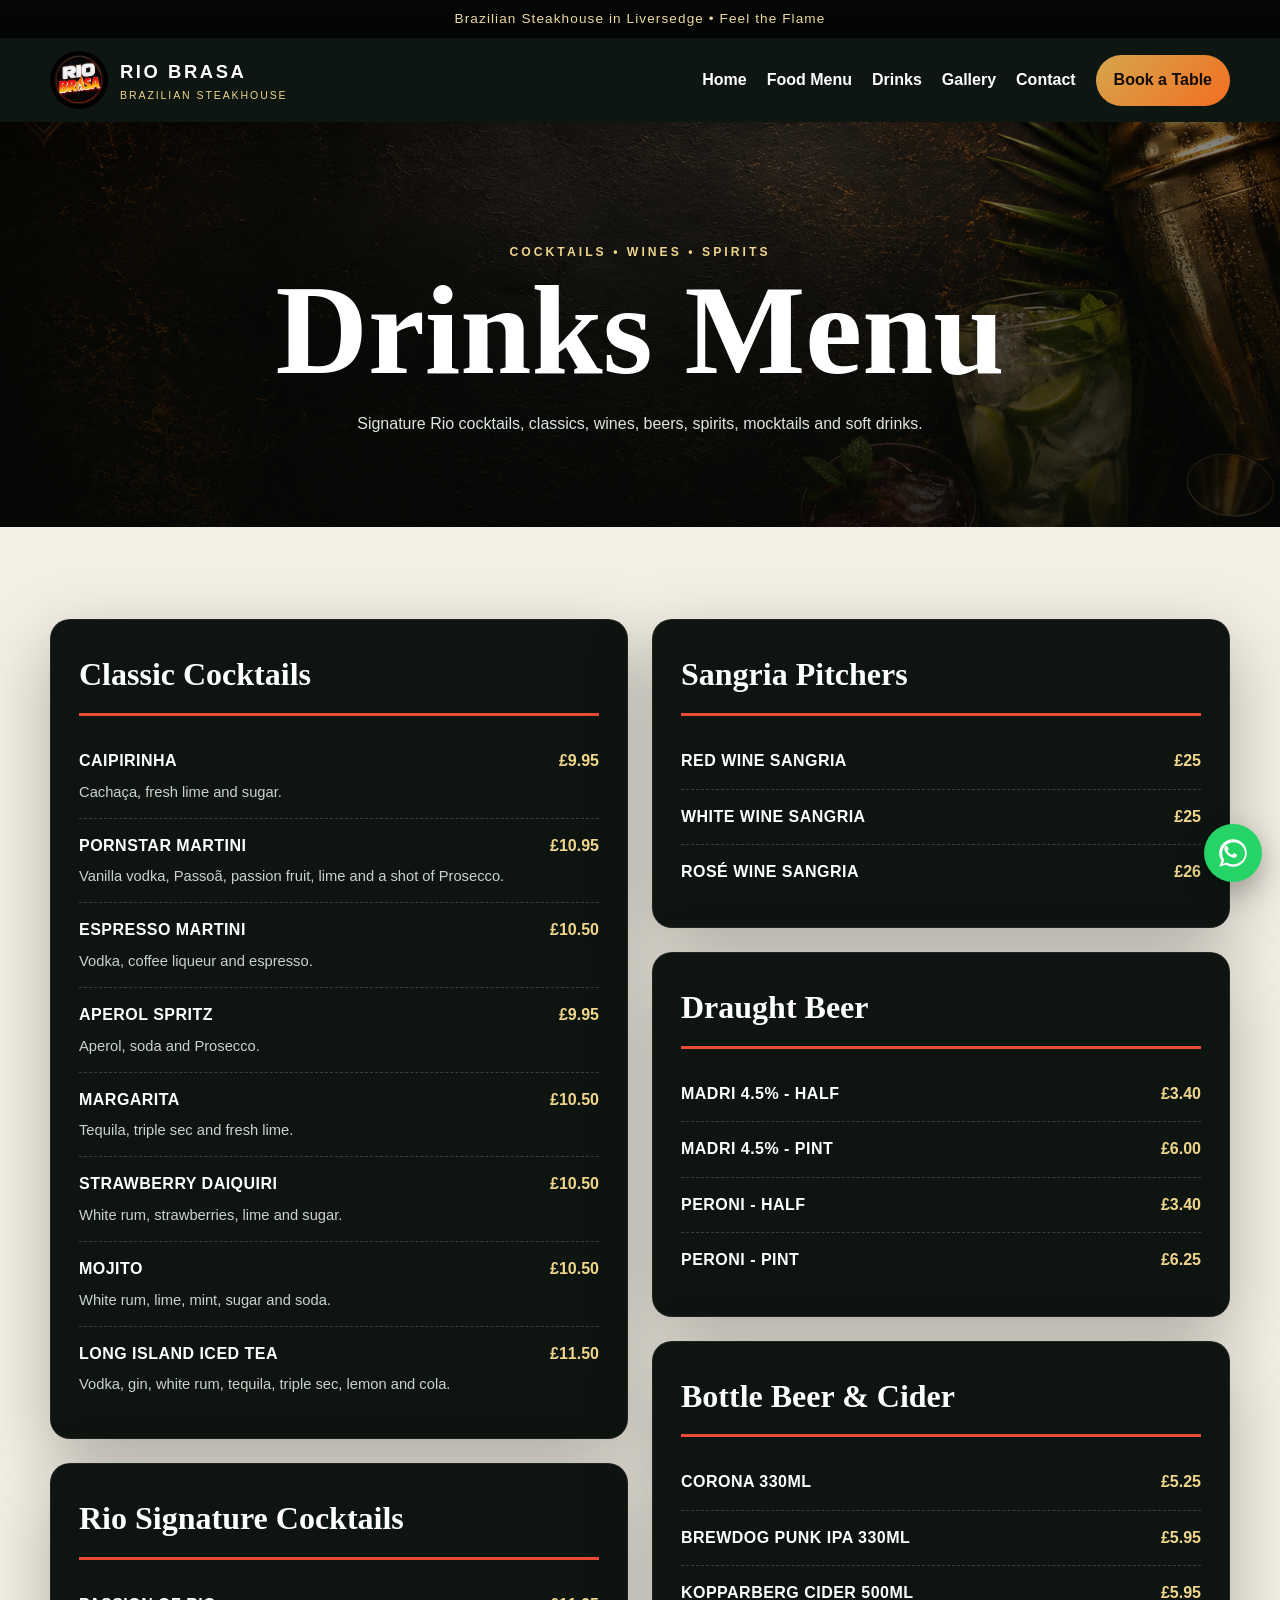
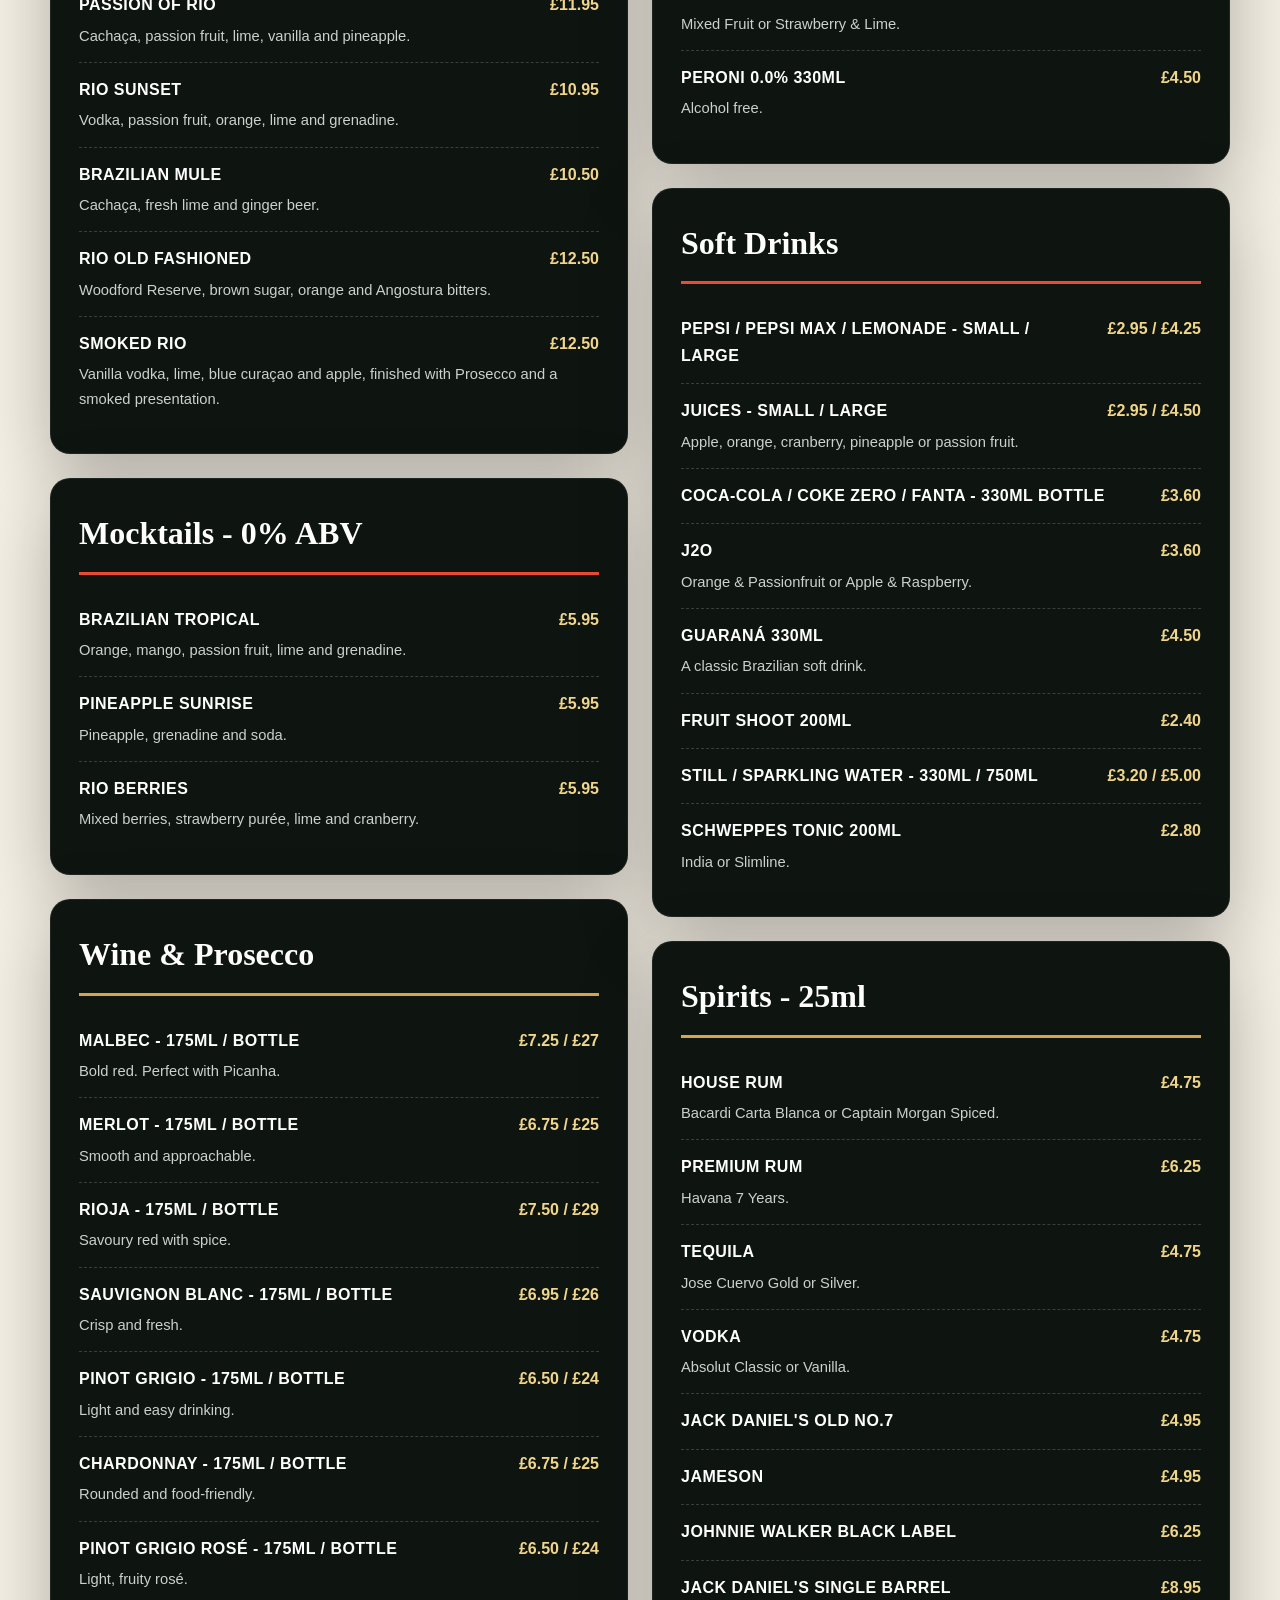
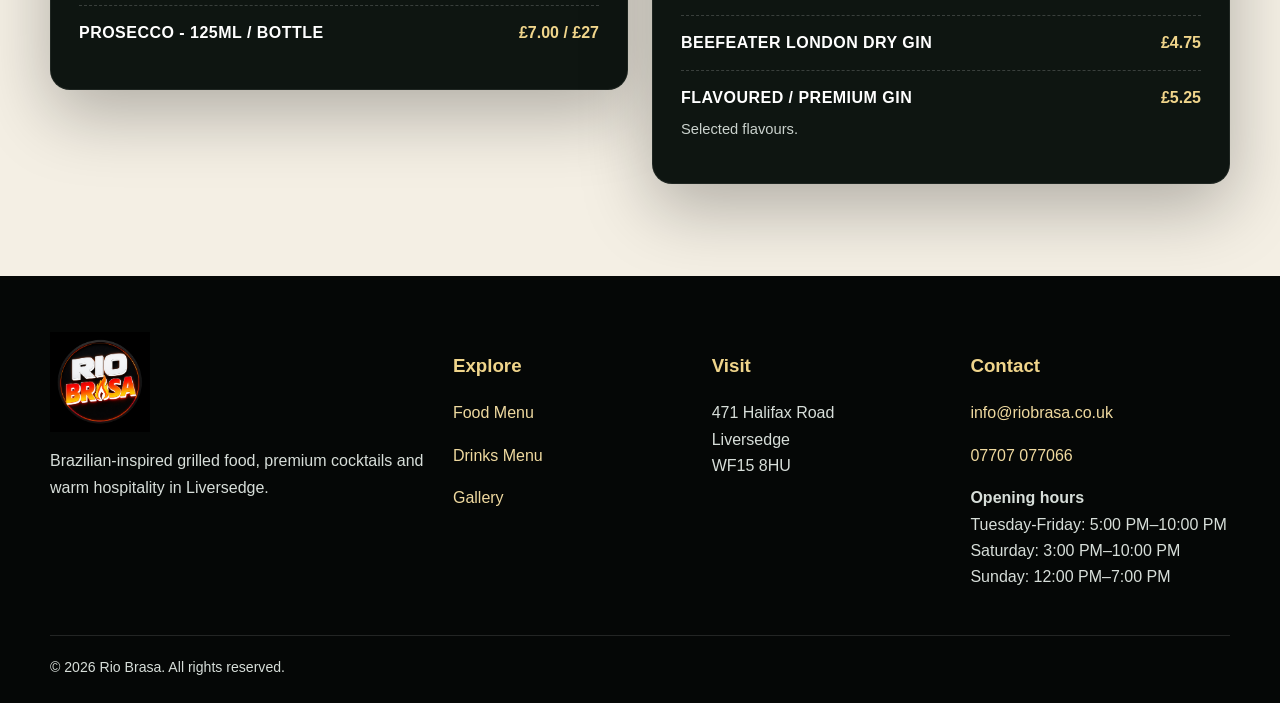
<file: drinks.html>
<!doctype html><html lang="en"><head><meta charset="utf-8"><meta name="viewport" content="width=device-width,initial-scale=1"><title>Drinks Menu | Rio Brasa</title><link rel="stylesheet" href="assets/css/style.css"></head><body>
<div class="topbar">Brazilian Steakhouse in Liversedge • Feel the Flame</div>
<header class="header">
  <div class="container nav">
    <a class="brand" href="index.html">
      <img src="assets/images/logo.png" alt="Rio Brasa logo">
      <div><strong>RIO BRASA</strong><small>BRAZILIAN STEAKHOUSE</small></div>
    </a>
    <button class="menu-toggle" aria-label="Open menu">☰</button>
    <nav class="navlinks">
      <a href="index.html">Home</a><a href="food-menu.html">Food Menu</a><a href="drinks.html" class="active">Drinks</a><a href="gallery.html">Gallery</a><a href="contact.html">Contact</a>
      <a class="navbtn" href="booking.html">Book a Table</a>
    </nav>
  </div>
</header>
<section class="page-hero drinks-hero"><div class="container"><div class="kicker">Cocktails • Wines • Spirits</div><h1>Drinks Menu</h1><p>Signature Rio cocktails, classics, wines, beers, spirits, mocktails and soft drinks.</p></div></section>
<section><div class="container menu-grid"><article class="menu-panel red"><h2>Classic Cocktails</h2><div class="menu-item"><div class="menu-line"><h3>Caipirinha</h3><strong>£9.95</strong></div><p>Cachaça, fresh lime and sugar.</p></div><div class="menu-item"><div class="menu-line"><h3>Pornstar Martini</h3><strong>£10.95</strong></div><p>Vanilla vodka, Passoã, passion fruit, lime and a shot of Prosecco.</p></div><div class="menu-item"><div class="menu-line"><h3>Espresso Martini</h3><strong>£10.50</strong></div><p>Vodka, coffee liqueur and espresso.</p></div><div class="menu-item"><div class="menu-line"><h3>Aperol Spritz</h3><strong>£9.95</strong></div><p>Aperol, soda and Prosecco.</p></div><div class="menu-item"><div class="menu-line"><h3>Margarita</h3><strong>£10.50</strong></div><p>Tequila, triple sec and fresh lime.</p></div><div class="menu-item"><div class="menu-line"><h3>Strawberry Daiquiri</h3><strong>£10.50</strong></div><p>White rum, strawberries, lime and sugar.</p></div><div class="menu-item"><div class="menu-line"><h3>Mojito</h3><strong>£10.50</strong></div><p>White rum, lime, mint, sugar and soda.</p></div><div class="menu-item"><div class="menu-line"><h3>Long Island Iced Tea</h3><strong>£11.50</strong></div><p>Vodka, gin, white rum, tequila, triple sec, lemon and cola.</p></div></article><article class="menu-panel red"><h2>Rio Signature Cocktails</h2><div class="menu-item"><div class="menu-line"><h3>Passion of Rio</h3><strong>£11.95</strong></div><p>Cachaça, passion fruit, lime, vanilla and pineapple.</p></div><div class="menu-item"><div class="menu-line"><h3>Rio Sunset</h3><strong>£10.95</strong></div><p>Vodka, passion fruit, orange, lime and grenadine.</p></div><div class="menu-item"><div class="menu-line"><h3>Brazilian Mule</h3><strong>£10.50</strong></div><p>Cachaça, fresh lime and ginger beer.</p></div><div class="menu-item"><div class="menu-line"><h3>Rio Old Fashioned</h3><strong>£12.50</strong></div><p>Woodford Reserve, brown sugar, orange and Angostura bitters.</p></div><div class="menu-item"><div class="menu-line"><h3>Smoked Rio</h3><strong>£12.50</strong></div><p>Vanilla vodka, lime, blue curaçao and apple, finished with Prosecco and a smoked presentation.</p></div></article><article class="menu-panel red"><h2>Mocktails - 0% ABV</h2><div class="menu-item"><div class="menu-line"><h3>Brazilian Tropical</h3><strong>£5.95</strong></div><p>Orange, mango, passion fruit, lime and grenadine.</p></div><div class="menu-item"><div class="menu-line"><h3>Pineapple Sunrise</h3><strong>£5.95</strong></div><p>Pineapple, grenadine and soda.</p></div><div class="menu-item"><div class="menu-line"><h3>Rio Berries</h3><strong>£5.95</strong></div><p>Mixed berries, strawberry purée, lime and cranberry.</p></div></article><article class="menu-panel gold"><h2>Wine &amp; Prosecco</h2><div class="menu-item"><div class="menu-line"><h3>Malbec - 175ml / Bottle</h3><strong>£7.25 / £27</strong></div><p>Bold red. Perfect with Picanha.</p></div><div class="menu-item"><div class="menu-line"><h3>Merlot - 175ml / Bottle</h3><strong>£6.75 / £25</strong></div><p>Smooth and approachable.</p></div><div class="menu-item"><div class="menu-line"><h3>Rioja - 175ml / Bottle</h3><strong>£7.50 / £29</strong></div><p>Savoury red with spice.</p></div><div class="menu-item"><div class="menu-line"><h3>Sauvignon Blanc - 175ml / Bottle</h3><strong>£6.95 / £26</strong></div><p>Crisp and fresh.</p></div><div class="menu-item"><div class="menu-line"><h3>Pinot Grigio - 175ml / Bottle</h3><strong>£6.50 / £24</strong></div><p>Light and easy drinking.</p></div><div class="menu-item"><div class="menu-line"><h3>Chardonnay - 175ml / Bottle</h3><strong>£6.75 / £25</strong></div><p>Rounded and food-friendly.</p></div><div class="menu-item"><div class="menu-line"><h3>Pinot Grigio Rosé - 175ml / Bottle</h3><strong>£6.50 / £24</strong></div><p>Light, fruity rosé.</p></div><div class="menu-item"><div class="menu-line"><h3>Prosecco - 125ml / Bottle</h3><strong>£7.00 / £27</strong></div></div></article><article class="menu-panel red"><h2>Sangria Pitchers</h2><div class="menu-item"><div class="menu-line"><h3>Red Wine Sangria</h3><strong>£25</strong></div></div><div class="menu-item"><div class="menu-line"><h3>White Wine Sangria</h3><strong>£25</strong></div></div><div class="menu-item"><div class="menu-line"><h3>Rosé Wine Sangria</h3><strong>£26</strong></div></div></article><article class="menu-panel red"><h2>Draught Beer</h2><div class="menu-item"><div class="menu-line"><h3>Madri 4.5% - Half</h3><strong>£3.40</strong></div></div><div class="menu-item"><div class="menu-line"><h3>Madri 4.5% - Pint</h3><strong>£6.00</strong></div></div><div class="menu-item"><div class="menu-line"><h3>Peroni - Half</h3><strong>£3.40</strong></div></div><div class="menu-item"><div class="menu-line"><h3>Peroni - Pint</h3><strong>£6.25</strong></div></div></article><article class="menu-panel red"><h2>Bottle Beer &amp; Cider</h2><div class="menu-item"><div class="menu-line"><h3>Corona 330ml</h3><strong>£5.25</strong></div></div><div class="menu-item"><div class="menu-line"><h3>BrewDog Punk IPA 330ml</h3><strong>£5.95</strong></div></div><div class="menu-item"><div class="menu-line"><h3>Kopparberg Cider 500ml</h3><strong>£5.95</strong></div><p>Mixed Fruit or Strawberry &amp; Lime.</p></div><div class="menu-item"><div class="menu-line"><h3>Peroni 0.0% 330ml</h3><strong>£4.50</strong></div><p>Alcohol free.</p></div></article><article class="menu-panel red"><h2>Soft Drinks</h2><div class="menu-item"><div class="menu-line"><h3>Pepsi / Pepsi Max / Lemonade - Small / Large</h3><strong>£2.95 / £4.25</strong></div></div><div class="menu-item"><div class="menu-line"><h3>Juices - Small / Large</h3><strong>£2.95 / £4.50</strong></div><p>Apple, orange, cranberry, pineapple or passion fruit.</p></div><div class="menu-item"><div class="menu-line"><h3>Coca-Cola / Coke Zero / Fanta - 330ml Bottle</h3><strong>£3.60</strong></div></div><div class="menu-item"><div class="menu-line"><h3>J2O</h3><strong>£3.60</strong></div><p>Orange &amp; Passionfruit or Apple &amp; Raspberry.</p></div><div class="menu-item"><div class="menu-line"><h3>Guaraná 330ml</h3><strong>£4.50</strong></div><p>A classic Brazilian soft drink.</p></div><div class="menu-item"><div class="menu-line"><h3>Fruit Shoot 200ml</h3><strong>£2.40</strong></div></div><div class="menu-item"><div class="menu-line"><h3>Still / Sparkling Water - 330ml / 750ml</h3><strong>£3.20 / £5.00</strong></div></div><div class="menu-item"><div class="menu-line"><h3>Schweppes Tonic 200ml</h3><strong>£2.80</strong></div><p>India or Slimline.</p></div></article><article class="menu-panel gold"><h2>Spirits - 25ml</h2><div class="menu-item"><div class="menu-line"><h3>House Rum</h3><strong>£4.75</strong></div><p>Bacardi Carta Blanca or Captain Morgan Spiced.</p></div><div class="menu-item"><div class="menu-line"><h3>Premium Rum</h3><strong>£6.25</strong></div><p>Havana 7 Years.</p></div><div class="menu-item"><div class="menu-line"><h3>Tequila</h3><strong>£4.75</strong></div><p>Jose Cuervo Gold or Silver.</p></div><div class="menu-item"><div class="menu-line"><h3>Vodka</h3><strong>£4.75</strong></div><p>Absolut Classic or Vanilla.</p></div><div class="menu-item"><div class="menu-line"><h3>Jack Daniel's Old No.7</h3><strong>£4.95</strong></div></div><div class="menu-item"><div class="menu-line"><h3>Jameson</h3><strong>£4.95</strong></div></div><div class="menu-item"><div class="menu-line"><h3>Johnnie Walker Black Label</h3><strong>£6.25</strong></div></div><div class="menu-item"><div class="menu-line"><h3>Jack Daniel's Single Barrel</h3><strong>£8.95</strong></div></div><div class="menu-item"><div class="menu-line"><h3>Beefeater London Dry Gin</h3><strong>£4.75</strong></div></div><div class="menu-item"><div class="menu-line"><h3>Flavoured / Premium Gin</h3><strong>£5.25</strong></div><p>Selected flavours.</p></div></article></div></section>
<a class="whatsapp" href="https://wa.me/447707077066?text=Hi%20Rio%20Brasa%21%20I%27d%20like%20to%20make%20an%20enquiry." target="_blank" rel="noopener noreferrer" title="Contact us through WhatsApp" aria-label="Contact us through WhatsApp" data-tooltip="Contact us through WhatsApp"><svg viewBox="0 0 32 32" aria-hidden="true"><path fill="currentColor" d="M19.11 17.21c-.29-.15-1.73-.85-2-.95-.27-.1-.46-.15-.66.15-.19.29-.75.95-.92 1.14-.17.19-.34.22-.63.07-.29-.15-1.23-.45-2.34-1.45-.86-.77-1.45-1.72-1.62-2.01-.17-.29-.02-.45.13-.59.13-.13.29-.34.44-.51.15-.17.19-.29.29-.49.1-.19.05-.36-.02-.51-.07-.15-.66-1.59-.9-2.18-.24-.57-.48-.49-.66-.5h-.56c-.19 0-.51.07-.78.36-.27.29-1.02 1-1.02 2.44s1.05 2.83 1.2 3.03c.15.19 2.07 3.16 5.01 4.43.7.3 1.25.48 1.67.62.7.22 1.34.19 1.85.12.56-.08 1.73-.71 1.97-1.39.24-.68.24-1.27.17-1.39-.07-.12-.27-.19-.56-.34z"/><path fill="currentColor" d="M16.04 3C8.86 3 3.03 8.8 3.03 15.96c0 2.53.73 4.99 2.12 7.1L3 29l6.09-2.01a13.03 13.03 0 0 0 6.94 1.9h.01C23.22 28.89 29 23.09 29 15.94 29 8.79 23.22 3 16.04 3zm0 23.7h-.01a10.81 10.81 0 0 1-5.51-1.51l-.4-.24-3.61 1.19 1.21-3.51-.26-.41a10.69 10.69 0 0 1-1.65-5.72c0-5.91 4.82-10.72 10.75-10.72 5.92 0 10.74 4.81 10.74 10.72S21.96 26.7 16.04 26.7z"/></svg></a>
<footer class="footer">
  <div class="container footer-grid">
    <div><img src="assets/images/logo.png" alt="Rio Brasa"><p>Brazilian-inspired grilled food, premium cocktails and warm hospitality in Liversedge.</p></div>
    <div><h3>Explore</h3><p><a href="food-menu.html">Food Menu</a></p><p><a href="drinks.html">Drinks Menu</a></p><p><a href="gallery.html">Gallery</a></p></div>
    <div><h3>Visit</h3><p>471 Halifax Road<br>Liversedge<br>WF15 8HU</p></div>
    <div><h3>Contact</h3><p><a href="mailto:info@riobrasa.co.uk">info@riobrasa.co.uk</a></p><p><a href="tel:+447707077066">07707 077066</a></p><p><strong>Opening hours</strong><br>Tuesday-Friday: 5:00 PM–10:00 PM<br>Saturday: 3:00 PM–10:00 PM<br>Sunday: 12:00 PM–7:00 PM</p></div>
  </div>
  <div class="container copy">© 2026 Rio Brasa. All rights reserved.</div>
</footer>
<script src="assets/js/main.js"></script>
</body></html>
</file>
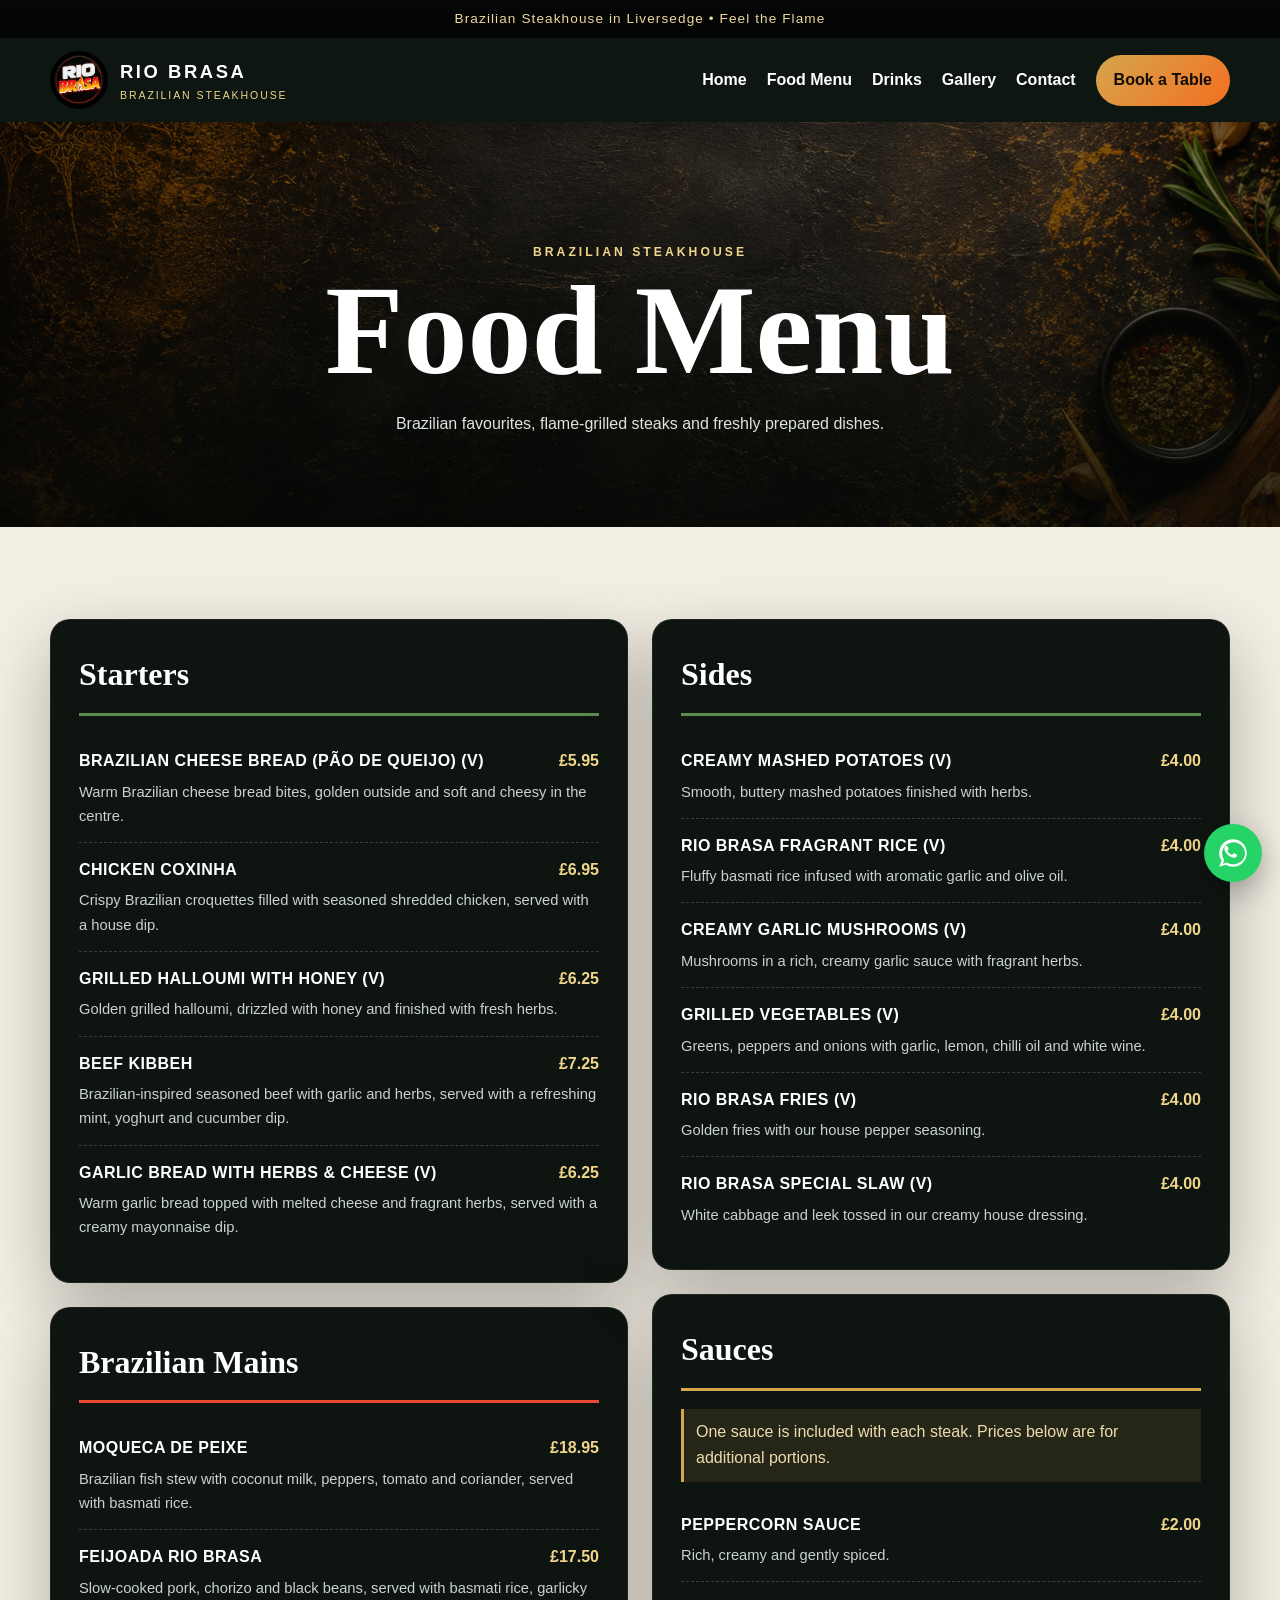
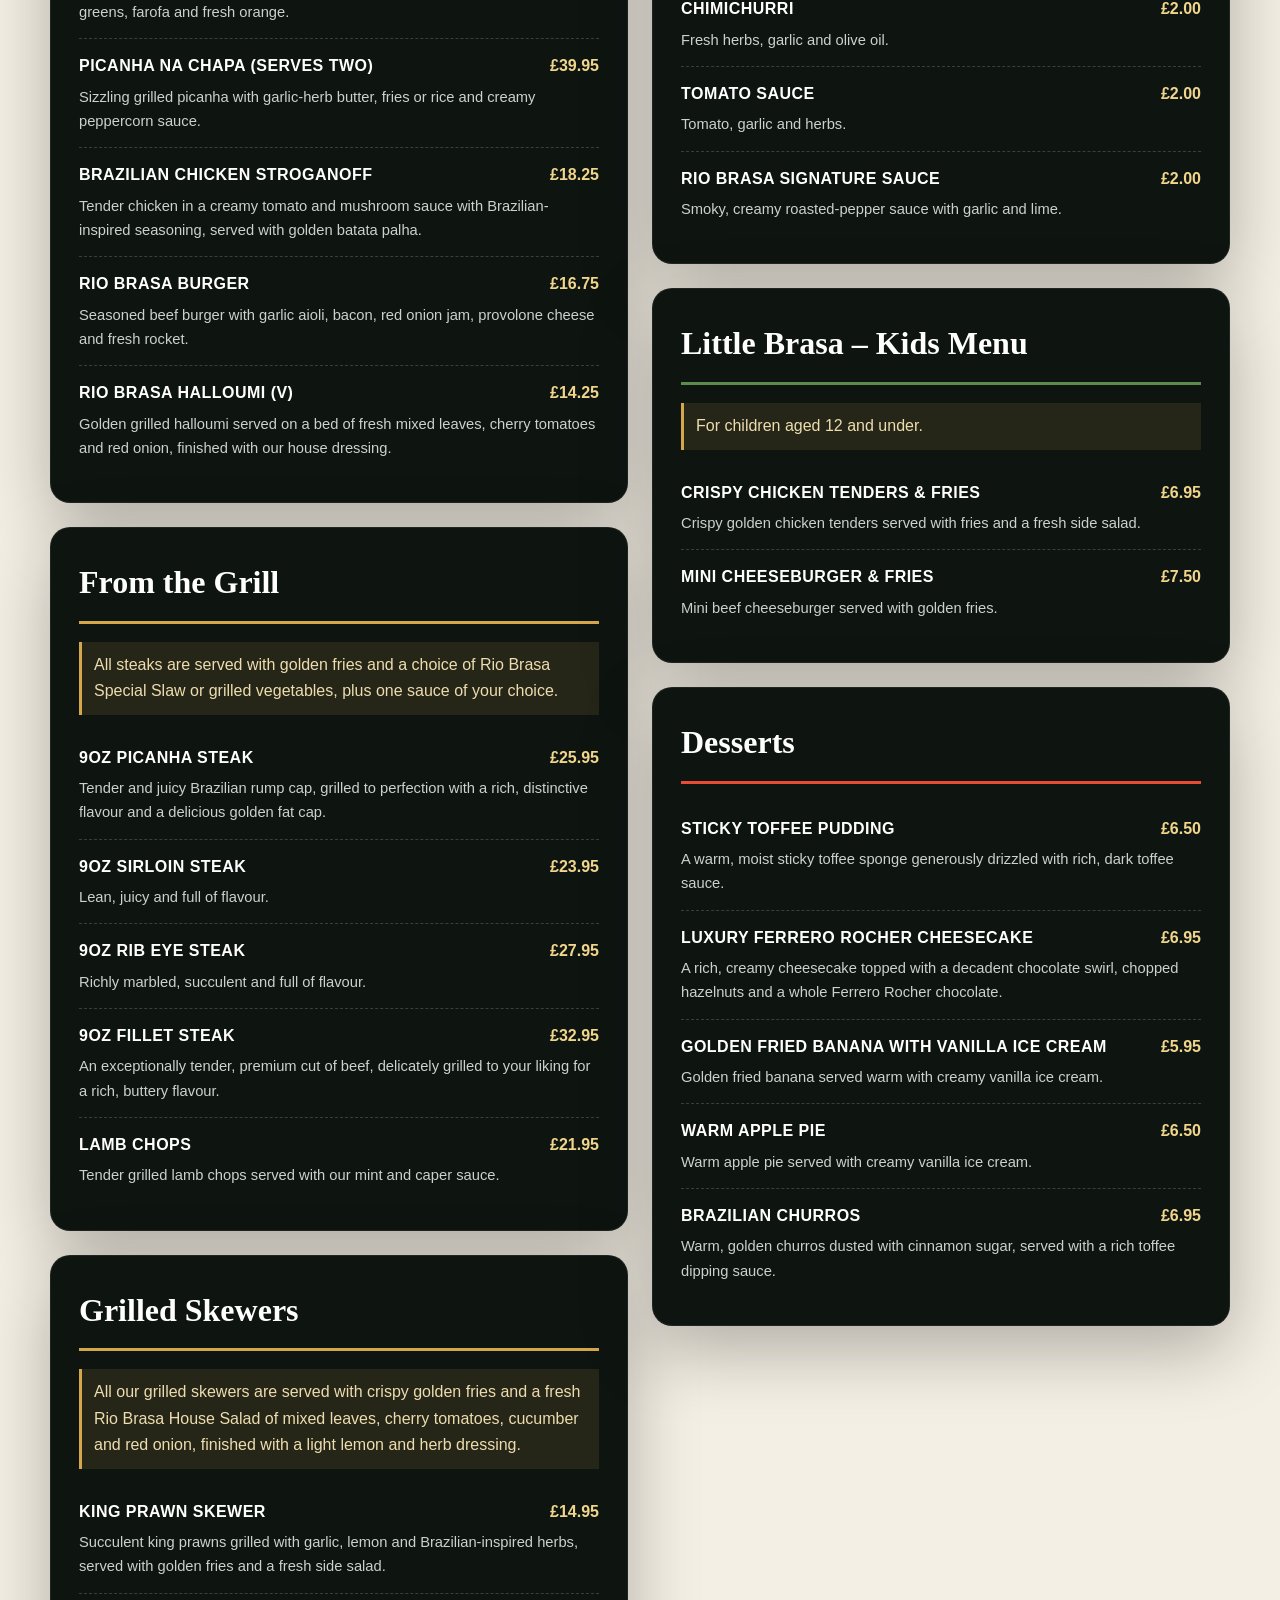
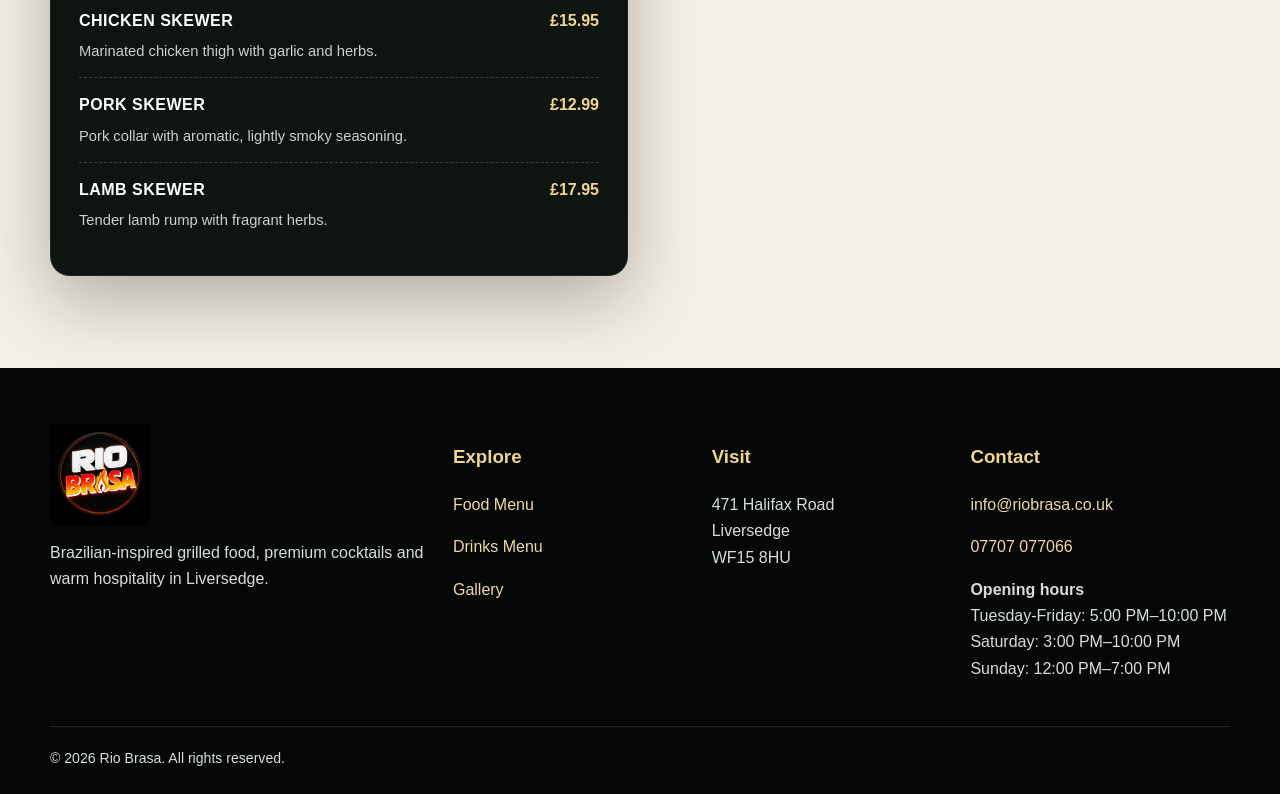
<file: food-menu (1).html>
<!doctype html><html lang="en"><head><meta charset="utf-8"><meta name="viewport" content="width=device-width,initial-scale=1"><title>Food Menu | Rio Brasa</title><link rel="stylesheet" href="assets/css/style.css"></head><body>
<div class="topbar">Brazilian Steakhouse in Liversedge • Feel the Flame</div>
<header class="header">
  <div class="container nav">
    <a class="brand" href="index.html">
      <img src="assets/images/logo.png" alt="Rio Brasa logo">
      <div><strong>RIO BRASA</strong><small>BRAZILIAN STEAKHOUSE</small></div>
    </a>
    <button class="menu-toggle" aria-label="Open menu">☰</button>
    <nav class="navlinks">
      <a href="index.html">Home</a><a href="food-menu.html" class="active">Food Menu</a><a href="drinks.html">Drinks</a><a href="gallery.html">Gallery</a><a href="contact.html">Contact</a>
      <a class="navbtn" href="booking.html">Book a Table</a>
    </nav>
  </div>
</header>
<section class="page-hero food-hero"><div class="container"><div class="kicker">Brazilian Steakhouse</div><h1>Food Menu</h1><p>Brazilian favourites, flame-grilled steaks and freshly prepared dishes.</p></div></section>
<section><div class="container menu-grid"><article class="menu-panel green"><h2>Starters</h2><div class="menu-item"><div class="menu-line"><h3>Brazilian Cheese Bread (Pão de Queijo) (V)</h3><strong>£5.95</strong></div><p>Warm Brazilian cheese bread bites, golden outside and soft and cheesy in the centre.</p></div><div class="menu-item"><div class="menu-line"><h3>Chicken Coxinha</h3><strong>£6.95</strong></div><p>Crispy Brazilian croquettes filled with seasoned shredded chicken, served with a house dip.</p></div><div class="menu-item"><div class="menu-line"><h3>Grilled Halloumi with Honey (V)</h3><strong>£6.25</strong></div><p>Golden grilled halloumi, drizzled with honey and finished with fresh herbs.</p></div><div class="menu-item"><div class="menu-line"><h3>Beef Kibbeh</h3><strong>£7.25</strong></div><p>Brazilian-inspired seasoned beef with garlic and herbs, served with a refreshing mint, yoghurt and cucumber dip.</p></div><div class="menu-item"><div class="menu-line"><h3>Garlic Bread with Herbs &amp; Cheese (V)</h3><strong>£6.25</strong></div><p>Warm garlic bread topped with melted cheese and fragrant herbs, served with a creamy mayonnaise dip.</p></div></article><article class="menu-panel red"><h2>Brazilian Mains</h2><div class="menu-item"><div class="menu-line"><h3>Moqueca de Peixe</h3><strong>£18.95</strong></div><p>Brazilian fish stew with coconut milk, peppers, tomato and coriander, served with basmati rice.</p></div><div class="menu-item"><div class="menu-line"><h3>Feijoada Rio Brasa</h3><strong>£17.50</strong></div><p>Slow-cooked pork, chorizo and black beans, served with basmati rice, garlicky greens, farofa and fresh orange.</p></div><div class="menu-item"><div class="menu-line"><h3>Picanha na Chapa (Serves Two)</h3><strong>£39.95</strong></div><p>Sizzling grilled picanha with garlic-herb butter, fries or rice and creamy peppercorn sauce.</p></div><div class="menu-item"><div class="menu-line"><h3>Brazilian Chicken Stroganoff</h3><strong>£18.25</strong></div><p>Tender chicken in a creamy tomato and mushroom sauce with Brazilian-inspired seasoning, served with golden batata palha.</p></div><div class="menu-item"><div class="menu-line"><h3>Rio Brasa Burger</h3><strong>£16.75</strong></div><p>Seasoned beef burger with garlic aioli, bacon, red onion jam, provolone cheese and fresh rocket.</p></div><div class="menu-item"><div class="menu-line"><h3>Rio Brasa Halloumi (V)</h3><strong>£14.25</strong></div><p>Golden grilled halloumi served on a bed of fresh mixed leaves, cherry tomatoes and red onion, finished with our house dressing.</p></div></article><article class="menu-panel gold"><h2>From the Grill</h2><p class="menu-note">All steaks are served with golden fries and a choice of Rio Brasa Special Slaw or grilled vegetables, plus one sauce of your choice.</p><div class="menu-item"><div class="menu-line"><h3>9oz Picanha Steak</h3><strong>£25.95</strong></div><p>Tender and juicy Brazilian rump cap, grilled to perfection with a rich, distinctive flavour and a delicious golden fat cap.</p></div><div class="menu-item"><div class="menu-line"><h3>9oz Sirloin Steak</h3><strong>£23.95</strong></div><p>Lean, juicy and full of flavour.</p></div><div class="menu-item"><div class="menu-line"><h3>9oz Rib Eye Steak</h3><strong>£27.95</strong></div><p>Richly marbled, succulent and full of flavour.</p></div><div class="menu-item"><div class="menu-line"><h3>9oz Fillet Steak</h3><strong>£32.95</strong></div><p>An exceptionally tender, premium cut of beef, delicately grilled to your liking for a rich, buttery flavour.</p></div><div class="menu-item"><div class="menu-line"><h3>Lamb Chops</h3><strong>£21.95</strong></div><p>Tender grilled lamb chops served with our mint and caper sauce.</p></div></article><article class="menu-panel gold"><h2>Grilled Skewers</h2><p class="menu-note">All our grilled skewers are served with crispy golden fries and a fresh Rio Brasa House Salad of mixed leaves, cherry tomatoes, cucumber and red onion, finished with a light lemon and herb dressing.</p><div class="menu-item"><div class="menu-line"><h3>King Prawn Skewer</h3><strong>£14.95</strong></div><p>Succulent king prawns grilled with garlic, lemon and Brazilian-inspired herbs, served with golden fries and a fresh side salad.</p></div><div class="menu-item"><div class="menu-line"><h3>Chicken Skewer</h3><strong>£15.95</strong></div><p>Marinated chicken thigh with garlic and herbs.</p></div><div class="menu-item"><div class="menu-line"><h3>Pork Skewer</h3><strong>£12.99</strong></div><p>Pork collar with aromatic, lightly smoky seasoning.</p></div><div class="menu-item"><div class="menu-line"><h3>Lamb Skewer</h3><strong>£17.95</strong></div><p>Tender lamb rump with fragrant herbs.</p></div></article><article class="menu-panel green"><h2>Sides</h2><div class="menu-item"><div class="menu-line"><h3>Creamy Mashed Potatoes (V)</h3><strong>£4.00</strong></div><p>Smooth, buttery mashed potatoes finished with herbs.</p></div><div class="menu-item"><div class="menu-line"><h3>Rio Brasa Fragrant Rice (V)</h3><strong>£4.00</strong></div><p>Fluffy basmati rice infused with aromatic garlic and olive oil.</p></div><div class="menu-item"><div class="menu-line"><h3>Creamy Garlic Mushrooms (V)</h3><strong>£4.00</strong></div><p>Mushrooms in a rich, creamy garlic sauce with fragrant herbs.</p></div><div class="menu-item"><div class="menu-line"><h3>Grilled Vegetables (V)</h3><strong>£4.00</strong></div><p>Greens, peppers and onions with garlic, lemon, chilli oil and white wine.</p></div><div class="menu-item"><div class="menu-line"><h3>Rio Brasa Fries (V)</h3><strong>£4.00</strong></div><p>Golden fries with our house pepper seasoning.</p></div><div class="menu-item"><div class="menu-line"><h3>Rio Brasa Special Slaw (V)</h3><strong>£4.00</strong></div><p>White cabbage and leek tossed in our creamy house dressing.</p></div></article><article class="menu-panel gold"><h2>Sauces</h2><p class="menu-note">One sauce is included with each steak. Prices below are for additional portions.</p><div class="menu-item"><div class="menu-line"><h3>Peppercorn Sauce</h3><strong>£2.00</strong></div><p>Rich, creamy and gently spiced.</p></div><div class="menu-item"><div class="menu-line"><h3>Chimichurri</h3><strong>£2.00</strong></div><p>Fresh herbs, garlic and olive oil.</p></div><div class="menu-item"><div class="menu-line"><h3>Tomato Sauce</h3><strong>£2.00</strong></div><p>Tomato, garlic and herbs.</p></div><div class="menu-item"><div class="menu-line"><h3>Rio Brasa Signature Sauce</h3><strong>£2.00</strong></div><p>Smoky, creamy roasted-pepper sauce with garlic and lime.</p></div></article><article class="menu-panel green"><h2>Little Brasa – Kids Menu</h2><p class="menu-note">For children aged 12 and under.</p><div class="menu-item"><div class="menu-line"><h3>Crispy Chicken Tenders &amp; Fries</h3><strong>£6.95</strong></div><p>Crispy golden chicken tenders served with fries and a fresh side salad.</p></div><div class="menu-item"><div class="menu-line"><h3>Mini Cheeseburger &amp; Fries</h3><strong>£7.50</strong></div><p>Mini beef cheeseburger served with golden fries.</p></div></article><article class="menu-panel red"><h2>Desserts</h2><div class="menu-item"><div class="menu-line"><h3>Sticky Toffee Pudding</h3><strong>£6.50</strong></div><p>A warm, moist sticky toffee sponge generously drizzled with rich, dark toffee sauce.</p></div><div class="menu-item"><div class="menu-line"><h3>Luxury Ferrero Rocher Cheesecake</h3><strong>£6.95</strong></div><p>A rich, creamy cheesecake topped with a decadent chocolate swirl, chopped hazelnuts and a whole Ferrero Rocher chocolate.</p></div><div class="menu-item"><div class="menu-line"><h3>Golden Fried Banana with Vanilla Ice Cream</h3><strong>£5.95</strong></div><p>Golden fried banana served warm with creamy vanilla ice cream.</p></div><div class="menu-item"><div class="menu-line"><h3>Warm Apple Pie</h3><strong>£6.50</strong></div><p>Warm apple pie served with creamy vanilla ice cream.</p></div><div class="menu-item"><div class="menu-line"><h3>Brazilian Churros</h3><strong>£6.95</strong></div><p>Warm, golden churros dusted with cinnamon sugar, served with a rich toffee dipping sauce.</p></div></article></div></section>
<a class="whatsapp" href="https://wa.me/447707077066?text=Hi%20Rio%20Brasa%21%20I%27d%20like%20to%20make%20an%20enquiry." target="_blank" rel="noopener noreferrer" title="Contact us through WhatsApp" aria-label="Contact us through WhatsApp" data-tooltip="Contact us through WhatsApp"><svg viewBox="0 0 32 32" aria-hidden="true"><path fill="currentColor" d="M19.11 17.21c-.29-.15-1.73-.85-2-.95-.27-.1-.46-.15-.66.15-.19.29-.75.95-.92 1.14-.17.19-.34.22-.63.07-.29-.15-1.23-.45-2.34-1.45-.86-.77-1.45-1.72-1.62-2.01-.17-.29-.02-.45.13-.59.13-.13.29-.34.44-.51.15-.17.19-.29.29-.49.1-.19.05-.36-.02-.51-.07-.15-.66-1.59-.9-2.18-.24-.57-.48-.49-.66-.5h-.56c-.19 0-.51.07-.78.36-.27.29-1.02 1-1.02 2.44s1.05 2.83 1.2 3.03c.15.19 2.07 3.16 5.01 4.43.7.3 1.25.48 1.67.62.7.22 1.34.19 1.85.12.56-.08 1.73-.71 1.97-1.39.24-.68.24-1.27.17-1.39-.07-.12-.27-.19-.56-.34z"/><path fill="currentColor" d="M16.04 3C8.86 3 3.03 8.8 3.03 15.96c0 2.53.73 4.99 2.12 7.1L3 29l6.09-2.01a13.03 13.03 0 0 0 6.94 1.9h.01C23.22 28.89 29 23.09 29 15.94 29 8.79 23.22 3 16.04 3zm0 23.7h-.01a10.81 10.81 0 0 1-5.51-1.51l-.4-.24-3.61 1.19 1.21-3.51-.26-.41a10.69 10.69 0 0 1-1.65-5.72c0-5.91 4.82-10.72 10.75-10.72 5.92 0 10.74 4.81 10.74 10.72S21.96 26.7 16.04 26.7z"/></svg></a>
<footer class="footer">
  <div class="container footer-grid">
    <div><img src="assets/images/logo.png" alt="Rio Brasa"><p>Brazilian-inspired grilled food, premium cocktails and warm hospitality in Liversedge.</p></div>
    <div><h3>Explore</h3><p><a href="food-menu.html">Food Menu</a></p><p><a href="drinks.html">Drinks Menu</a></p><p><a href="gallery.html">Gallery</a></p></div>
    <div><h3>Visit</h3><p>471 Halifax Road<br>Liversedge<br>WF15 8HU</p></div>
    <div><h3>Contact</h3><p><a href="mailto:info@riobrasa.co.uk">info@riobrasa.co.uk</a></p><p><a href="tel:+447707077066">07707 077066</a></p><p><strong>Opening hours</strong><br>Tuesday-Friday: 5:00 PM–10:00 PM<br>Saturday: 3:00 PM–10:00 PM<br>Sunday: 12:00 PM–7:00 PM</p></div>
  </div>
  <div class="container copy">© 2026 Rio Brasa. All rights reserved.</div>
</footer>
<script src="assets/js/main.js"></script>
</body></html>
</file>
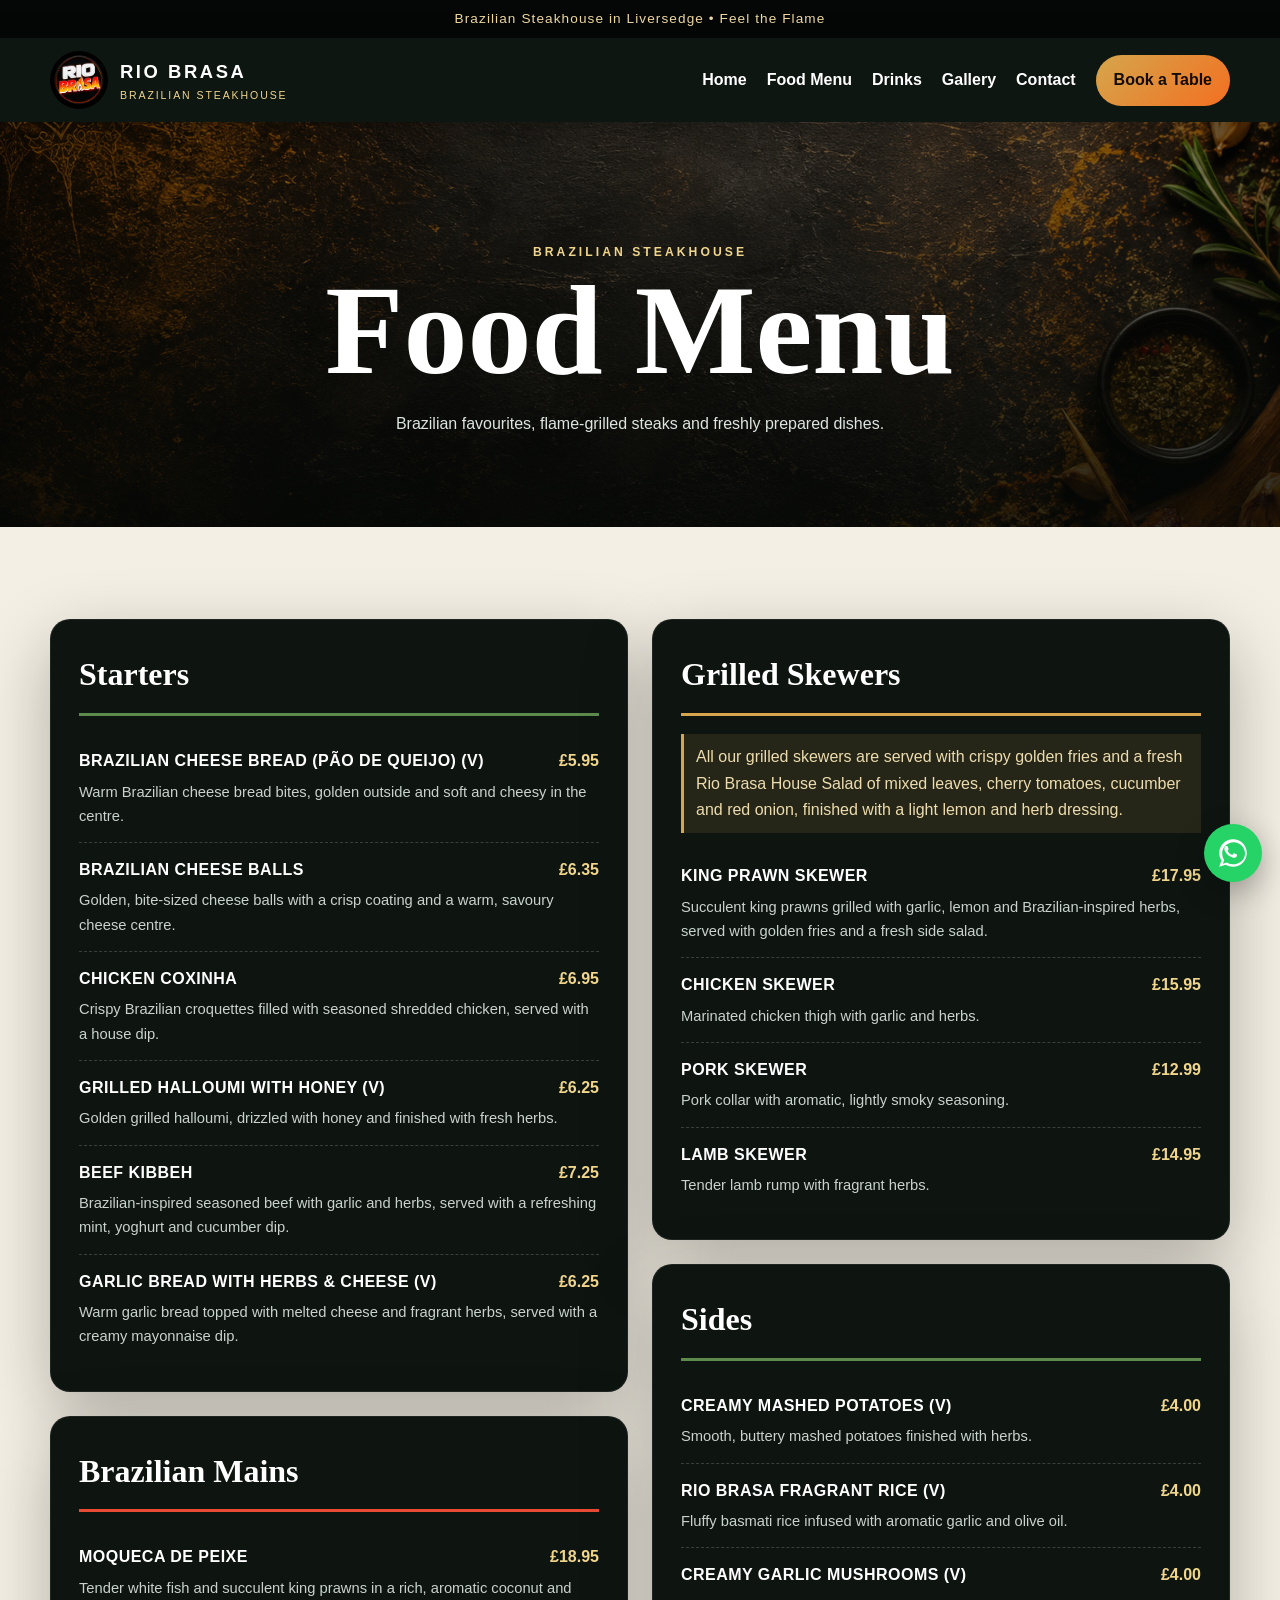
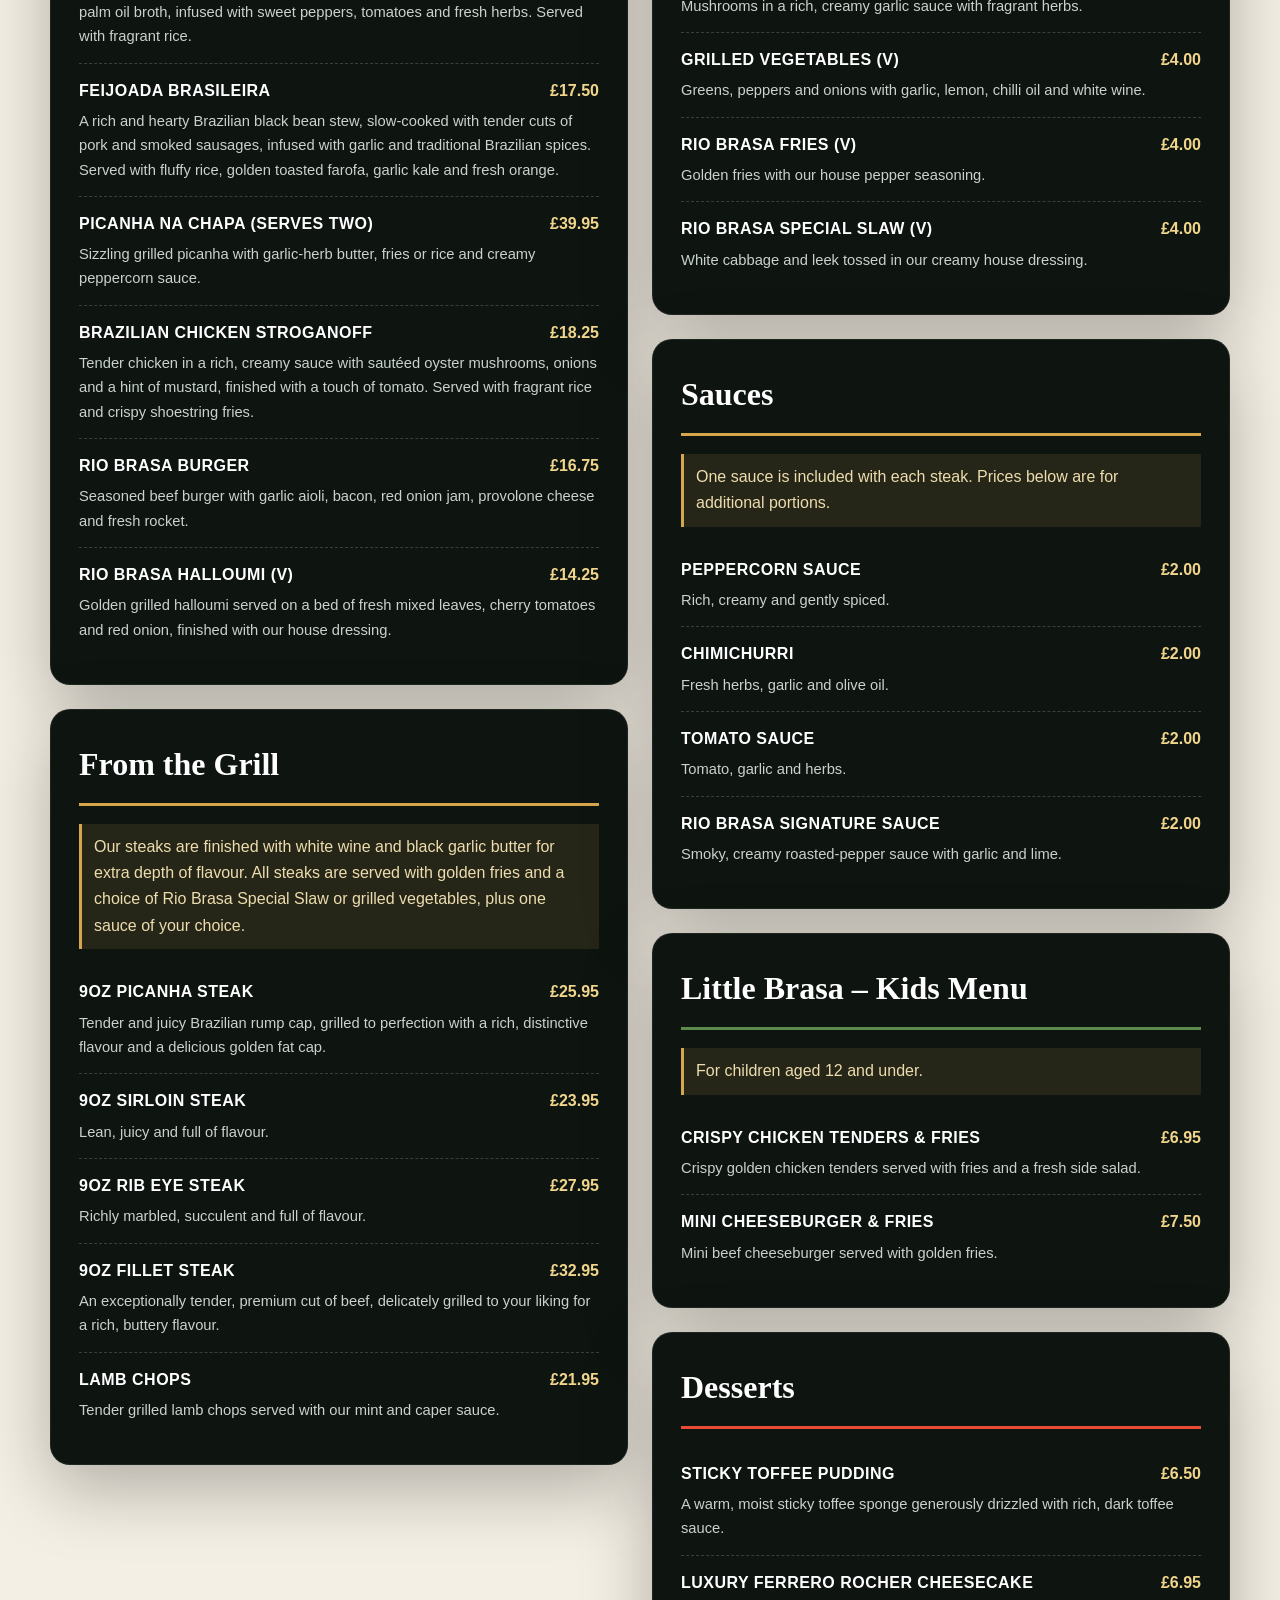
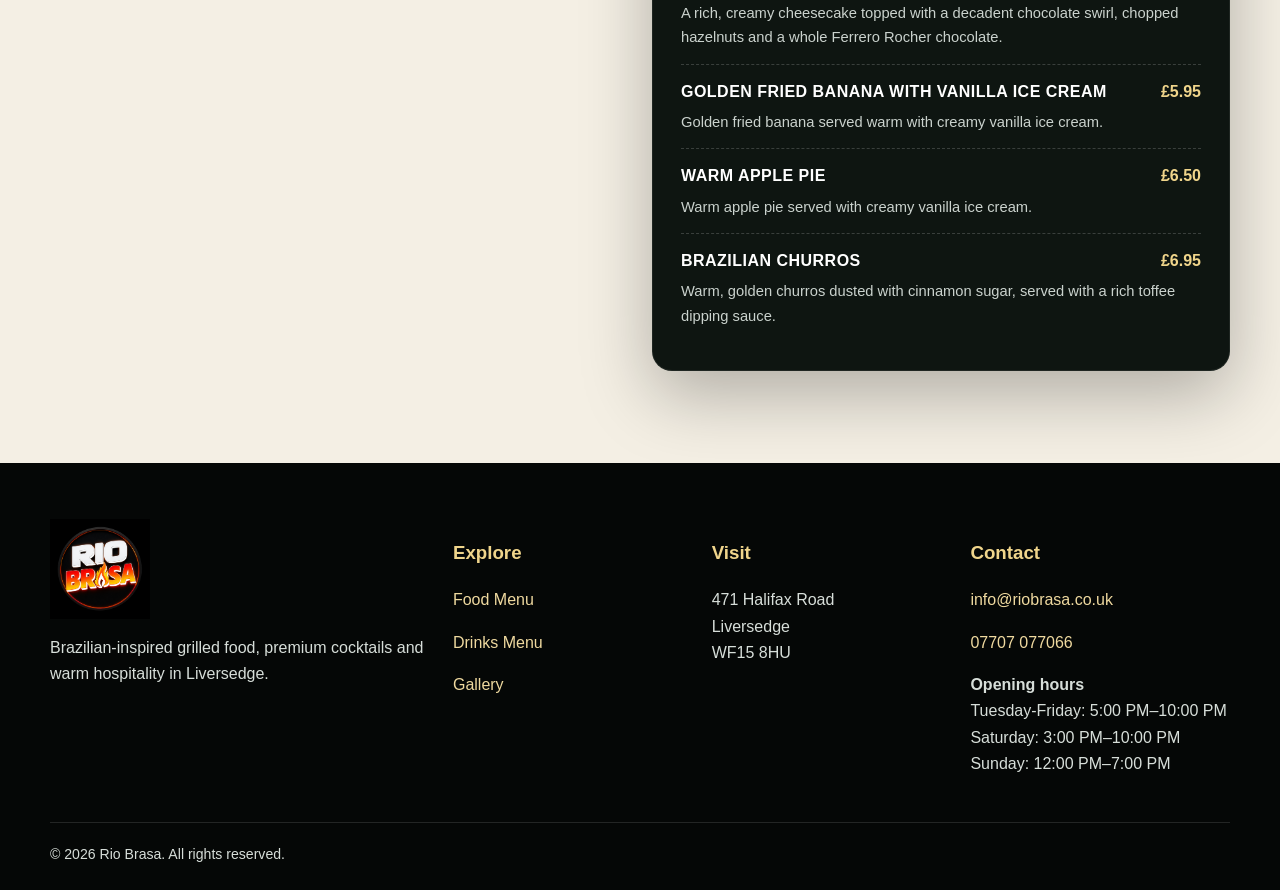
<file: food-menu-updated.html>
<!doctype html><html lang="en"><head><meta charset="utf-8"><meta name="viewport" content="width=device-width,initial-scale=1"><title>Food Menu | Rio Brasa</title><link rel="stylesheet" href="assets/css/style.css"></head><body>
<div class="topbar">Brazilian Steakhouse in Liversedge • Feel the Flame</div>
<header class="header">
  <div class="container nav">
    <a class="brand" href="index.html">
      <img src="assets/images/logo.png" alt="Rio Brasa logo">
      <div><strong>RIO BRASA</strong><small>BRAZILIAN STEAKHOUSE</small></div>
    </a>
    <button class="menu-toggle" aria-label="Open menu">☰</button>
    <nav class="navlinks">
      <a href="index.html">Home</a><a href="food-menu.html" class="active">Food Menu</a><a href="drinks.html">Drinks</a><a href="gallery.html">Gallery</a><a href="contact.html">Contact</a>
      <a class="navbtn" href="booking.html">Book a Table</a>
    </nav>
  </div>
</header>
<section class="page-hero food-hero"><div class="container"><div class="kicker">Brazilian Steakhouse</div><h1>Food Menu</h1><p>Brazilian favourites, flame-grilled steaks and freshly prepared dishes.</p></div></section>
<section><div class="container menu-grid"><article class="menu-panel green"><h2>Starters</h2><div class="menu-item"><div class="menu-line"><h3>Brazilian Cheese Bread (Pão de Queijo) (V)</h3><strong>£5.95</strong></div><p>Warm Brazilian cheese bread bites, golden outside and soft and cheesy in the centre.</p></div><div class="menu-item"><div class="menu-line"><h3>Brazilian Cheese Balls</h3><strong>£6.35</strong></div><p>Golden, bite-sized cheese balls with a crisp coating and a warm, savoury cheese centre.</p></div><div class="menu-item"><div class="menu-line"><h3>Chicken Coxinha</h3><strong>£6.95</strong></div><p>Crispy Brazilian croquettes filled with seasoned shredded chicken, served with a house dip.</p></div><div class="menu-item"><div class="menu-line"><h3>Grilled Halloumi with Honey (V)</h3><strong>£6.25</strong></div><p>Golden grilled halloumi, drizzled with honey and finished with fresh herbs.</p></div><div class="menu-item"><div class="menu-line"><h3>Beef Kibbeh</h3><strong>£7.25</strong></div><p>Brazilian-inspired seasoned beef with garlic and herbs, served with a refreshing mint, yoghurt and cucumber dip.</p></div><div class="menu-item"><div class="menu-line"><h3>Garlic Bread with Herbs &amp; Cheese (V)</h3><strong>£6.25</strong></div><p>Warm garlic bread topped with melted cheese and fragrant herbs, served with a creamy mayonnaise dip.</p></div></article><article class="menu-panel red"><h2>Brazilian Mains</h2><div class="menu-item"><div class="menu-line"><h3>Moqueca de Peixe</h3><strong>£18.95</strong></div><p>Tender white fish and succulent king prawns in a rich, aromatic coconut and palm oil broth, infused with sweet peppers, tomatoes and fresh herbs. Served with fragrant rice.</p></div><div class="menu-item"><div class="menu-line"><h3>Feijoada Brasileira</h3><strong>£17.50</strong></div><p>A rich and hearty Brazilian black bean stew, slow-cooked with tender cuts of pork and smoked sausages, infused with garlic and traditional Brazilian spices. Served with fluffy rice, golden toasted farofa, garlic kale and fresh orange.</p></div><div class="menu-item"><div class="menu-line"><h3>Picanha na Chapa (Serves Two)</h3><strong>£39.95</strong></div><p>Sizzling grilled picanha with garlic-herb butter, fries or rice and creamy peppercorn sauce.</p></div><div class="menu-item"><div class="menu-line"><h3>Brazilian Chicken Stroganoff</h3><strong>£18.25</strong></div><p>Tender chicken in a rich, creamy sauce with sautéed oyster mushrooms, onions and a hint of mustard, finished with a touch of tomato. Served with fragrant rice and crispy shoestring fries.</p></div><div class="menu-item"><div class="menu-line"><h3>Rio Brasa Burger</h3><strong>£16.75</strong></div><p>Seasoned beef burger with garlic aioli, bacon, red onion jam, provolone cheese and fresh rocket.</p></div><div class="menu-item"><div class="menu-line"><h3>Rio Brasa Halloumi (V)</h3><strong>£14.25</strong></div><p>Golden grilled halloumi served on a bed of fresh mixed leaves, cherry tomatoes and red onion, finished with our house dressing.</p></div></article><article class="menu-panel gold"><h2>From the Grill</h2><p class="menu-note">Our steaks are finished with white wine and black garlic butter for extra depth of flavour. All steaks are served with golden fries and a choice of Rio Brasa Special Slaw or grilled vegetables, plus one sauce of your choice.</p><div class="menu-item"><div class="menu-line"><h3>9oz Picanha Steak</h3><strong>£25.95</strong></div><p>Tender and juicy Brazilian rump cap, grilled to perfection with a rich, distinctive flavour and a delicious golden fat cap.</p></div><div class="menu-item"><div class="menu-line"><h3>9oz Sirloin Steak</h3><strong>£23.95</strong></div><p>Lean, juicy and full of flavour.</p></div><div class="menu-item"><div class="menu-line"><h3>9oz Rib Eye Steak</h3><strong>£27.95</strong></div><p>Richly marbled, succulent and full of flavour.</p></div><div class="menu-item"><div class="menu-line"><h3>9oz Fillet Steak</h3><strong>£32.95</strong></div><p>An exceptionally tender, premium cut of beef, delicately grilled to your liking for a rich, buttery flavour.</p></div><div class="menu-item"><div class="menu-line"><h3>Lamb Chops</h3><strong>£21.95</strong></div><p>Tender grilled lamb chops served with our mint and caper sauce.</p></div></article><article class="menu-panel gold"><h2>Grilled Skewers</h2><p class="menu-note">All our grilled skewers are served with crispy golden fries and a fresh Rio Brasa House Salad of mixed leaves, cherry tomatoes, cucumber and red onion, finished with a light lemon and herb dressing.</p><div class="menu-item"><div class="menu-line"><h3>King Prawn Skewer</h3><strong>£17.95</strong></div><p>Succulent king prawns grilled with garlic, lemon and Brazilian-inspired herbs, served with golden fries and a fresh side salad.</p></div><div class="menu-item"><div class="menu-line"><h3>Chicken Skewer</h3><strong>£15.95</strong></div><p>Marinated chicken thigh with garlic and herbs.</p></div><div class="menu-item"><div class="menu-line"><h3>Pork Skewer</h3><strong>£12.99</strong></div><p>Pork collar with aromatic, lightly smoky seasoning.</p></div><div class="menu-item"><div class="menu-line"><h3>Lamb Skewer</h3><strong>£14.95</strong></div><p>Tender lamb rump with fragrant herbs.</p></div></article><article class="menu-panel green"><h2>Sides</h2><div class="menu-item"><div class="menu-line"><h3>Creamy Mashed Potatoes (V)</h3><strong>£4.00</strong></div><p>Smooth, buttery mashed potatoes finished with herbs.</p></div><div class="menu-item"><div class="menu-line"><h3>Rio Brasa Fragrant Rice (V)</h3><strong>£4.00</strong></div><p>Fluffy basmati rice infused with aromatic garlic and olive oil.</p></div><div class="menu-item"><div class="menu-line"><h3>Creamy Garlic Mushrooms (V)</h3><strong>£4.00</strong></div><p>Mushrooms in a rich, creamy garlic sauce with fragrant herbs.</p></div><div class="menu-item"><div class="menu-line"><h3>Grilled Vegetables (V)</h3><strong>£4.00</strong></div><p>Greens, peppers and onions with garlic, lemon, chilli oil and white wine.</p></div><div class="menu-item"><div class="menu-line"><h3>Rio Brasa Fries (V)</h3><strong>£4.00</strong></div><p>Golden fries with our house pepper seasoning.</p></div><div class="menu-item"><div class="menu-line"><h3>Rio Brasa Special Slaw (V)</h3><strong>£4.00</strong></div><p>White cabbage and leek tossed in our creamy house dressing.</p></div></article><article class="menu-panel gold"><h2>Sauces</h2><p class="menu-note">One sauce is included with each steak. Prices below are for additional portions.</p><div class="menu-item"><div class="menu-line"><h3>Peppercorn Sauce</h3><strong>£2.00</strong></div><p>Rich, creamy and gently spiced.</p></div><div class="menu-item"><div class="menu-line"><h3>Chimichurri</h3><strong>£2.00</strong></div><p>Fresh herbs, garlic and olive oil.</p></div><div class="menu-item"><div class="menu-line"><h3>Tomato Sauce</h3><strong>£2.00</strong></div><p>Tomato, garlic and herbs.</p></div><div class="menu-item"><div class="menu-line"><h3>Rio Brasa Signature Sauce</h3><strong>£2.00</strong></div><p>Smoky, creamy roasted-pepper sauce with garlic and lime.</p></div></article><article class="menu-panel green"><h2>Little Brasa – Kids Menu</h2><p class="menu-note">For children aged 12 and under.</p><div class="menu-item"><div class="menu-line"><h3>Crispy Chicken Tenders &amp; Fries</h3><strong>£6.95</strong></div><p>Crispy golden chicken tenders served with fries and a fresh side salad.</p></div><div class="menu-item"><div class="menu-line"><h3>Mini Cheeseburger &amp; Fries</h3><strong>£7.50</strong></div><p>Mini beef cheeseburger served with golden fries.</p></div></article><article class="menu-panel red"><h2>Desserts</h2><div class="menu-item"><div class="menu-line"><h3>Sticky Toffee Pudding</h3><strong>£6.50</strong></div><p>A warm, moist sticky toffee sponge generously drizzled with rich, dark toffee sauce.</p></div><div class="menu-item"><div class="menu-line"><h3>Luxury Ferrero Rocher Cheesecake</h3><strong>£6.95</strong></div><p>A rich, creamy cheesecake topped with a decadent chocolate swirl, chopped hazelnuts and a whole Ferrero Rocher chocolate.</p></div><div class="menu-item"><div class="menu-line"><h3>Golden Fried Banana with Vanilla Ice Cream</h3><strong>£5.95</strong></div><p>Golden fried banana served warm with creamy vanilla ice cream.</p></div><div class="menu-item"><div class="menu-line"><h3>Warm Apple Pie</h3><strong>£6.50</strong></div><p>Warm apple pie served with creamy vanilla ice cream.</p></div><div class="menu-item"><div class="menu-line"><h3>Brazilian Churros</h3><strong>£6.95</strong></div><p>Warm, golden churros dusted with cinnamon sugar, served with a rich toffee dipping sauce.</p></div></article></div></section>
<a class="whatsapp" href="https://wa.me/447707077066?text=Hi%20Rio%20Brasa%21%20I%27d%20like%20to%20make%20an%20enquiry." target="_blank" rel="noopener noreferrer" title="Contact us through WhatsApp" aria-label="Contact us through WhatsApp" data-tooltip="Contact us through WhatsApp"><svg viewBox="0 0 32 32" aria-hidden="true"><path fill="currentColor" d="M19.11 17.21c-.29-.15-1.73-.85-2-.95-.27-.1-.46-.15-.66.15-.19.29-.75.95-.92 1.14-.17.19-.34.22-.63.07-.29-.15-1.23-.45-2.34-1.45-.86-.77-1.45-1.72-1.62-2.01-.17-.29-.02-.45.13-.59.13-.13.29-.34.44-.51.15-.17.19-.29.29-.49.1-.19.05-.36-.02-.51-.07-.15-.66-1.59-.9-2.18-.24-.57-.48-.49-.66-.5h-.56c-.19 0-.51.07-.78.36-.27.29-1.02 1-1.02 2.44s1.05 2.83 1.2 3.03c.15.19 2.07 3.16 5.01 4.43.7.3 1.25.48 1.67.62.7.22 1.34.19 1.85.12.56-.08 1.73-.71 1.97-1.39.24-.68.24-1.27.17-1.39-.07-.12-.27-.19-.56-.34z"/><path fill="currentColor" d="M16.04 3C8.86 3 3.03 8.8 3.03 15.96c0 2.53.73 4.99 2.12 7.1L3 29l6.09-2.01a13.03 13.03 0 0 0 6.94 1.9h.01C23.22 28.89 29 23.09 29 15.94 29 8.79 23.22 3 16.04 3zm0 23.7h-.01a10.81 10.81 0 0 1-5.51-1.51l-.4-.24-3.61 1.19 1.21-3.51-.26-.41a10.69 10.69 0 0 1-1.65-5.72c0-5.91 4.82-10.72 10.75-10.72 5.92 0 10.74 4.81 10.74 10.72S21.96 26.7 16.04 26.7z"/></svg></a>
<footer class="footer">
  <div class="container footer-grid">
    <div><img src="assets/images/logo.png" alt="Rio Brasa"><p>Brazilian-inspired grilled food, premium cocktails and warm hospitality in Liversedge.</p></div>
    <div><h3>Explore</h3><p><a href="food-menu.html">Food Menu</a></p><p><a href="drinks.html">Drinks Menu</a></p><p><a href="gallery.html">Gallery</a></p></div>
    <div><h3>Visit</h3><p>471 Halifax Road<br>Liversedge<br>WF15 8HU</p></div>
    <div><h3>Contact</h3><p><a href="mailto:info@riobrasa.co.uk">info@riobrasa.co.uk</a></p><p><a href="tel:+447707077066">07707 077066</a></p><p><strong>Opening hours</strong><br>Tuesday-Friday: 5:00 PM–10:00 PM<br>Saturday: 3:00 PM–10:00 PM<br>Sunday: 12:00 PM–7:00 PM</p></div>
  </div>
  <div class="container copy">© 2026 Rio Brasa. All rights reserved.</div>
</footer>
<script src="assets/js/main.js"></script>
</body></html>
</file>
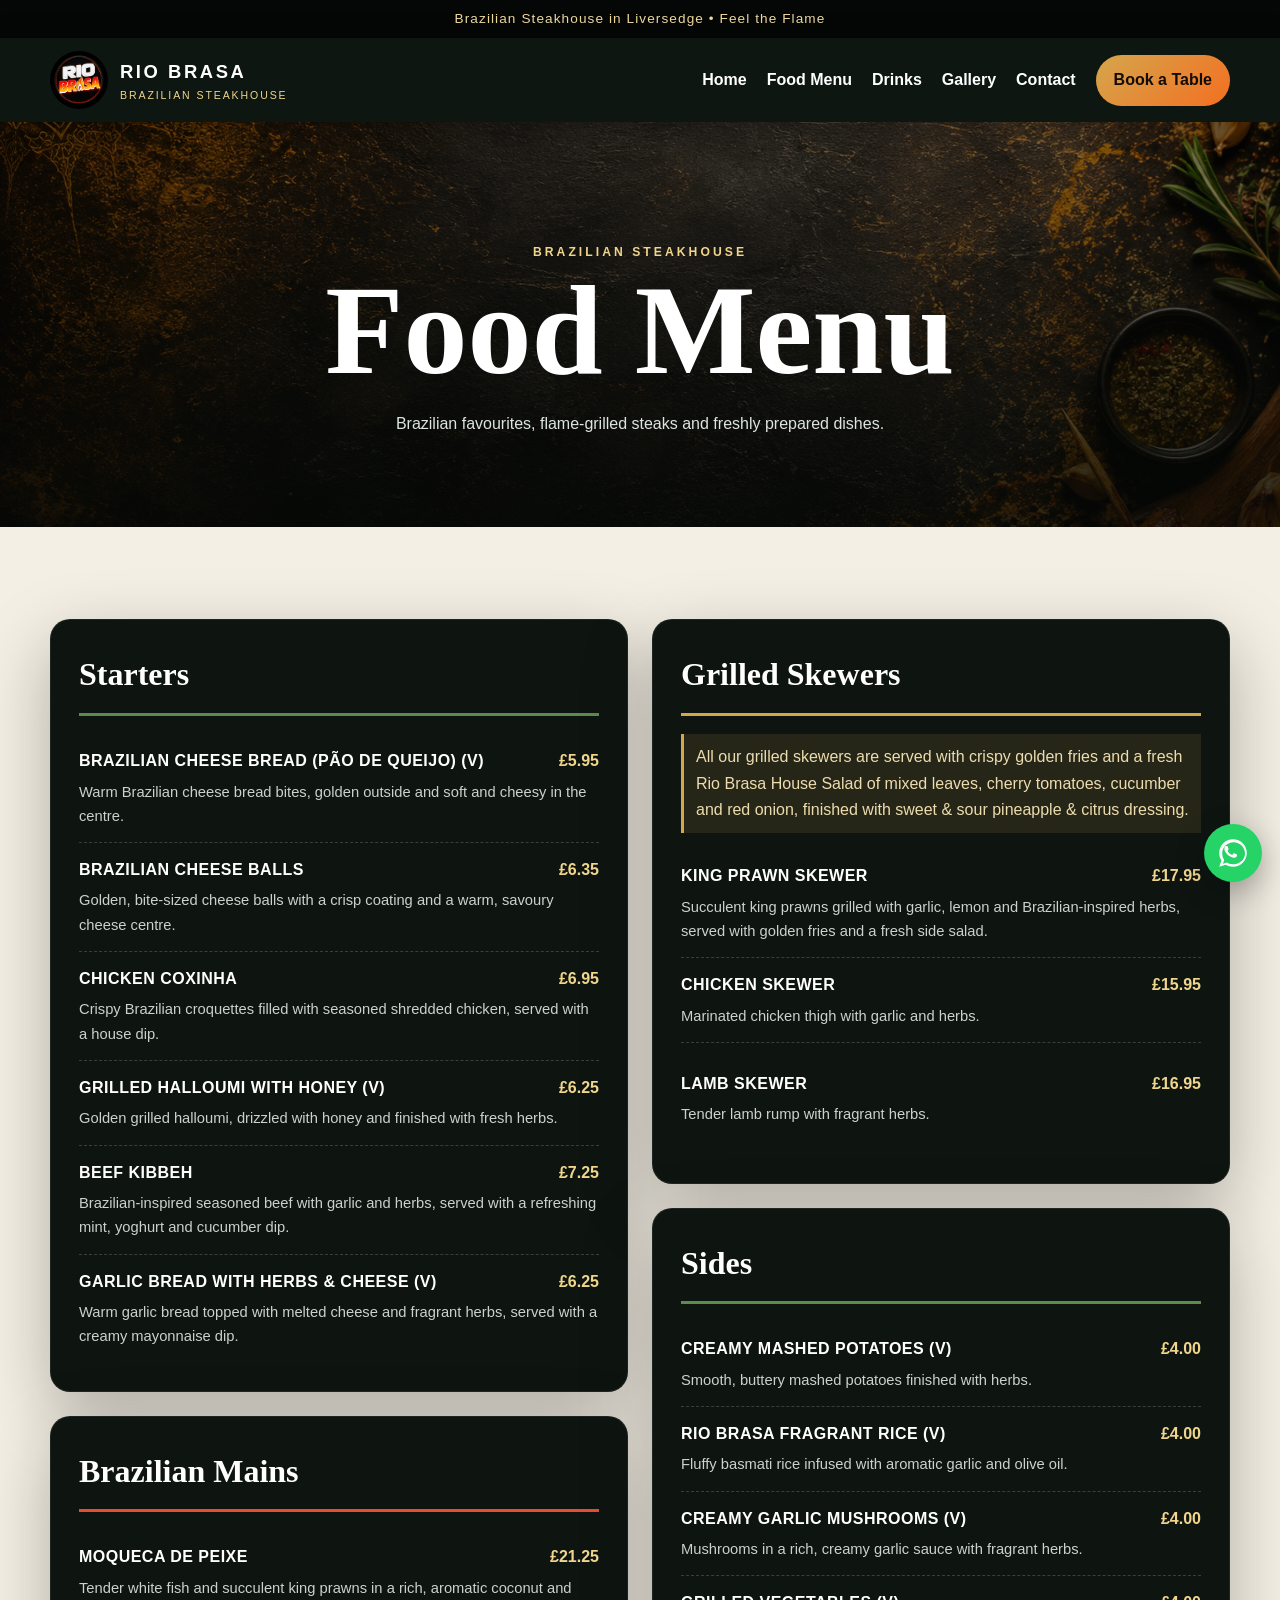
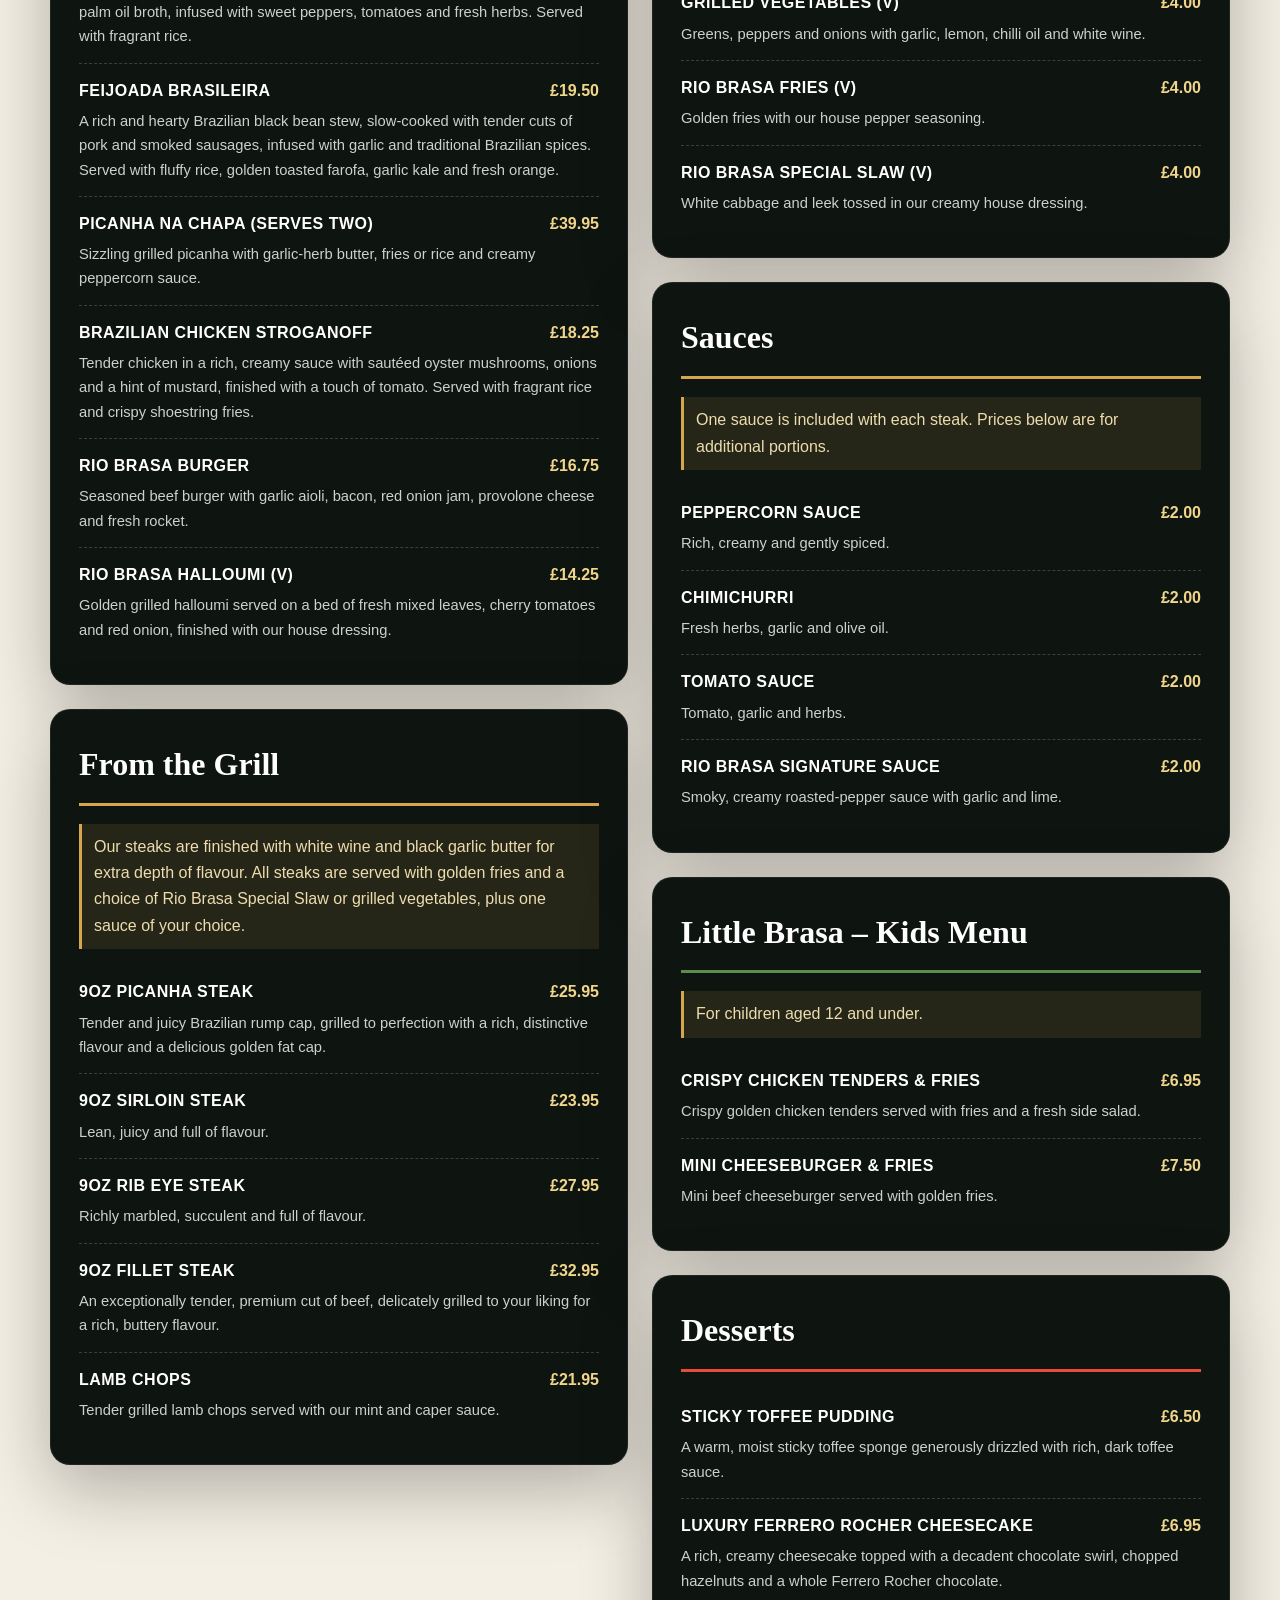
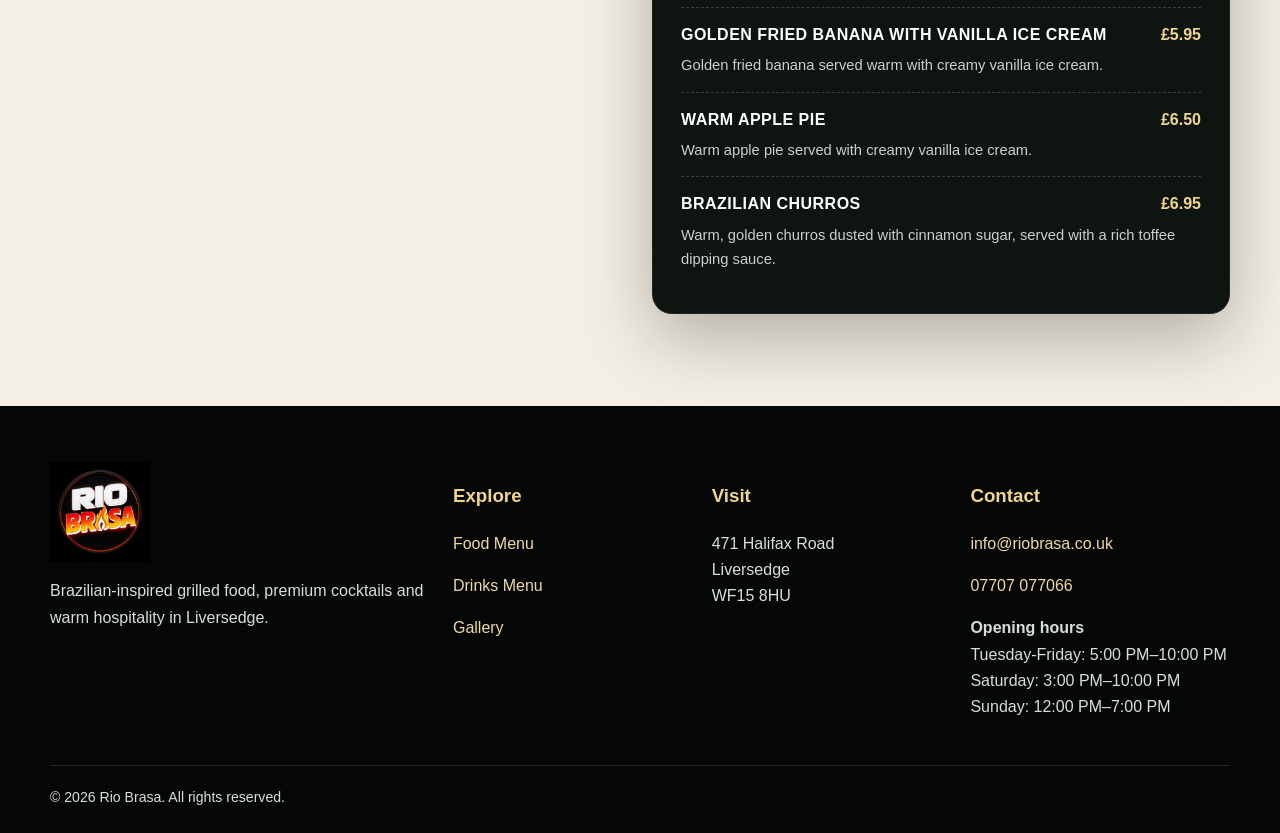
<file: food-menu.html>
<!doctype html><html lang="en"><head><meta charset="utf-8"><meta name="viewport" content="width=device-width,initial-scale=1"><title>Food Menu | Rio Brasa</title><link rel="stylesheet" href="assets/css/style.css"></head><body>
<div class="topbar">Brazilian Steakhouse in Liversedge • Feel the Flame</div>
<header class="header">
  <div class="container nav">
    <a class="brand" href="index.html">
      <img src="assets/images/logo.png" alt="Rio Brasa logo">
      <div><strong>RIO BRASA</strong><small>BRAZILIAN STEAKHOUSE</small></div>
    </a>
    <button class="menu-toggle" aria-label="Open menu">☰</button>
    <nav class="navlinks">
      <a href="index.html">Home</a><a href="food-menu.html" class="active">Food Menu</a><a href="drinks.html">Drinks</a><a href="gallery.html">Gallery</a><a href="contact.html">Contact</a>
      <a class="navbtn" href="booking.html">Book a Table</a>
    </nav>
  </div>
</header>
<section class="page-hero food-hero"><div class="container"><div class="kicker">Brazilian Steakhouse</div><h1>Food Menu</h1><p>Brazilian favourites, flame-grilled steaks and freshly prepared dishes.</p></div></section>
<section><div class="container menu-grid"><article class="menu-panel green"><h2>Starters</h2><div class="menu-item"><div class="menu-line"><h3>Brazilian Cheese Bread (Pão de Queijo) (V)</h3><strong>£5.95</strong></div><p>Warm Brazilian cheese bread bites, golden outside and soft and cheesy in the centre.</p></div><div class="menu-item"><div class="menu-line"><h3>Brazilian Cheese Balls</h3><strong>£6.35</strong></div><p>Golden, bite-sized cheese balls with a crisp coating and a warm, savoury cheese centre.</p></div><div class="menu-item"><div class="menu-line"><h3>Chicken Coxinha</h3><strong>£6.95</strong></div><p>Crispy Brazilian croquettes filled with seasoned shredded chicken, served with a house dip.</p></div><div class="menu-item"><div class="menu-line"><h3>Grilled Halloumi with Honey (V)</h3><strong>£6.25</strong></div><p>Golden grilled halloumi, drizzled with honey and finished with fresh herbs.</p></div><div class="menu-item"><div class="menu-line"><h3>Beef Kibbeh</h3><strong>£7.25</strong></div><p>Brazilian-inspired seasoned beef with garlic and herbs, served with a refreshing mint, yoghurt and cucumber dip.</p></div><div class="menu-item"><div class="menu-line"><h3>Garlic Bread with Herbs &amp; Cheese (V)</h3><strong>£6.25</strong></div><p>Warm garlic bread topped with melted cheese and fragrant herbs, served with a creamy mayonnaise dip.</p></div></article><article class="menu-panel red"><h2>Brazilian Mains</h2><div class="menu-item"><div class="menu-line"><h3>Moqueca de Peixe</h3><strong>£21.25</strong></div><p>Tender white fish and succulent king prawns in a rich, aromatic coconut and palm oil broth, infused with sweet peppers, tomatoes and fresh herbs. Served with fragrant rice.</p></div><div class="menu-item"><div class="menu-line"><h3>Feijoada Brasileira</h3><strong>£19.50</strong></div><p>A rich and hearty Brazilian black bean stew, slow-cooked with tender cuts of pork and smoked sausages, infused with garlic and traditional Brazilian spices. Served with fluffy rice, golden toasted farofa, garlic kale and fresh orange.</p></div><div class="menu-item"><div class="menu-line"><h3>Picanha na Chapa (Serves Two)</h3><strong>£39.95</strong></div><p>Sizzling grilled picanha with garlic-herb butter, fries or rice and creamy peppercorn sauce.</p></div><div class="menu-item"><div class="menu-line"><h3>Brazilian Chicken Stroganoff</h3><strong>£18.25</strong></div><p>Tender chicken in a rich, creamy sauce with sautéed oyster mushrooms, onions and a hint of mustard, finished with a touch of tomato. Served with fragrant rice and crispy shoestring fries.</p></div><div class="menu-item"><div class="menu-line"><h3>Rio Brasa Burger</h3><strong>£16.75</strong></div><p>Seasoned beef burger with garlic aioli, bacon, red onion jam, provolone cheese and fresh rocket.</p></div><div class="menu-item"><div class="menu-line"><h3>Rio Brasa Halloumi (V)</h3><strong>£14.25</strong></div><p>Golden grilled halloumi served on a bed of fresh mixed leaves, cherry tomatoes and red onion, finished with our house dressing.</p></div></article><article class="menu-panel gold"><h2>From the Grill</h2><p class="menu-note">Our steaks are finished with white wine and black garlic butter for extra depth of flavour. All steaks are served with golden fries and a choice of Rio Brasa Special Slaw or grilled vegetables, plus one sauce of your choice.</p><div class="menu-item"><div class="menu-line"><h3>9oz Picanha Steak</h3><strong>£25.95</strong></div><p>Tender and juicy Brazilian rump cap, grilled to perfection with a rich, distinctive flavour and a delicious golden fat cap.</p></div><div class="menu-item"><div class="menu-line"><h3>9oz Sirloin Steak</h3><strong>£23.95</strong></div><p>Lean, juicy and full of flavour.</p></div><div class="menu-item"><div class="menu-line"><h3>9oz Rib Eye Steak</h3><strong>£27.95</strong></div><p>Richly marbled, succulent and full of flavour.</p></div><div class="menu-item"><div class="menu-line"><h3>9oz Fillet Steak</h3><strong>£32.95</strong></div><p>An exceptionally tender, premium cut of beef, delicately grilled to your liking for a rich, buttery flavour.</p></div><div class="menu-item"><div class="menu-line"><h3>Lamb Chops</h3><strong>£21.95</strong></div><p>Tender grilled lamb chops served with our mint and caper sauce.</p></div></article><article class="menu-panel gold"><h2>Grilled Skewers</h2><p class="menu-note">All our grilled skewers are served with crispy golden fries and a fresh Rio Brasa House Salad of mixed leaves, cherry tomatoes, cucumber and red onion, finished with sweet & sour pineapple & citrus dressing.</p><div class="menu-item"><div class="menu-line"><h3>King Prawn Skewer</h3><strong>£17.95</strong></div><p>Succulent king prawns grilled with garlic, lemon and Brazilian-inspired herbs, served with golden fries and a fresh side salad.</p></div><div class="menu-item"><div class="menu-line"><h3>Chicken Skewer</h3><strong>£15.95</strong></div><p>Marinated chicken thigh with garlic and herbs.</p></div><div class="menu-item"><div class="menu-line"></div><div class="menu-item"><div class="menu-line"><h3>Lamb Skewer</h3><strong>£16.95</strong></div><p>Tender lamb rump with fragrant herbs.</p></div></article><article class="menu-panel green"><h2>Sides</h2><div class="menu-item"><div class="menu-line"><h3>Creamy Mashed Potatoes (V)</h3><strong>£4.00</strong></div><p>Smooth, buttery mashed potatoes finished with herbs.</p></div><div class="menu-item"><div class="menu-line"><h3>Rio Brasa Fragrant Rice (V)</h3><strong>£4.00</strong></div><p>Fluffy basmati rice infused with aromatic garlic and olive oil.</p></div><div class="menu-item"><div class="menu-line"><h3>Creamy Garlic Mushrooms (V)</h3><strong>£4.00</strong></div><p>Mushrooms in a rich, creamy garlic sauce with fragrant herbs.</p></div><div class="menu-item"><div class="menu-line"><h3>Grilled Vegetables (V)</h3><strong>£4.00</strong></div><p>Greens, peppers and onions with garlic, lemon, chilli oil and white wine.</p></div><div class="menu-item"><div class="menu-line"><h3>Rio Brasa Fries (V)</h3><strong>£4.00</strong></div><p>Golden fries with our house pepper seasoning.</p></div><div class="menu-item"><div class="menu-line"><h3>Rio Brasa Special Slaw (V)</h3><strong>£4.00</strong></div><p>White cabbage and leek tossed in our creamy house dressing.</p></div></article><article class="menu-panel gold"><h2>Sauces</h2><p class="menu-note">One sauce is included with each steak. Prices below are for additional portions.</p><div class="menu-item"><div class="menu-line"><h3>Peppercorn Sauce</h3><strong>£2.00</strong></div><p>Rich, creamy and gently spiced.</p></div><div class="menu-item"><div class="menu-line"><h3>Chimichurri</h3><strong>£2.00</strong></div><p>Fresh herbs, garlic and olive oil.</p></div><div class="menu-item"><div class="menu-line"><h3>Tomato Sauce</h3><strong>£2.00</strong></div><p>Tomato, garlic and herbs.</p></div><div class="menu-item"><div class="menu-line"><h3>Rio Brasa Signature Sauce</h3><strong>£2.00</strong></div><p>Smoky, creamy roasted-pepper sauce with garlic and lime.</p></div></article><article class="menu-panel green"><h2>Little Brasa – Kids Menu</h2><p class="menu-note">For children aged 12 and under.</p><div class="menu-item"><div class="menu-line"><h3>Crispy Chicken Tenders &amp; Fries</h3><strong>£6.95</strong></div><p>Crispy golden chicken tenders served with fries and a fresh side salad.</p></div><div class="menu-item"><div class="menu-line"><h3>Mini Cheeseburger &amp; Fries</h3><strong>£7.50</strong></div><p>Mini beef cheeseburger served with golden fries.</p></div></article><article class="menu-panel red"><h2>Desserts</h2><div class="menu-item"><div class="menu-line"><h3>Sticky Toffee Pudding</h3><strong>£6.50</strong></div><p>A warm, moist sticky toffee sponge generously drizzled with rich, dark toffee sauce.</p></div><div class="menu-item"><div class="menu-line"><h3>Luxury Ferrero Rocher Cheesecake</h3><strong>£6.95</strong></div><p>A rich, creamy cheesecake topped with a decadent chocolate swirl, chopped hazelnuts and a whole Ferrero Rocher chocolate.</p></div><div class="menu-item"><div class="menu-line"><h3>Golden Fried Banana with Vanilla Ice Cream</h3><strong>£5.95</strong></div><p>Golden fried banana served warm with creamy vanilla ice cream.</p></div><div class="menu-item"><div class="menu-line"><h3>Warm Apple Pie</h3><strong>£6.50</strong></div><p>Warm apple pie served with creamy vanilla ice cream.</p></div><div class="menu-item"><div class="menu-line"><h3>Brazilian Churros</h3><strong>£6.95</strong></div><p>Warm, golden churros dusted with cinnamon sugar, served with a rich toffee dipping sauce.</p></div></article></div></section>
<a class="whatsapp" href="https://wa.me/447707077066?text=Hi%20Rio%20Brasa%21%20I%27d%20like%20to%20make%20an%20enquiry." target="_blank" rel="noopener noreferrer" title="Contact us through WhatsApp" aria-label="Contact us through WhatsApp" data-tooltip="Contact us through WhatsApp"><svg viewBox="0 0 32 32" aria-hidden="true"><path fill="currentColor" d="M19.11 17.21c-.29-.15-1.73-.85-2-.95-.27-.1-.46-.15-.66.15-.19.29-.75.95-.92 1.14-.17.19-.34.22-.63.07-.29-.15-1.23-.45-2.34-1.45-.86-.77-1.45-1.72-1.62-2.01-.17-.29-.02-.45.13-.59.13-.13.29-.34.44-.51.15-.17.19-.29.29-.49.1-.19.05-.36-.02-.51-.07-.15-.66-1.59-.9-2.18-.24-.57-.48-.49-.66-.5h-.56c-.19 0-.51.07-.78.36-.27.29-1.02 1-1.02 2.44s1.05 2.83 1.2 3.03c.15.19 2.07 3.16 5.01 4.43.7.3 1.25.48 1.67.62.7.22 1.34.19 1.85.12.56-.08 1.73-.71 1.97-1.39.24-.68.24-1.27.17-1.39-.07-.12-.27-.19-.56-.34z"/><path fill="currentColor" d="M16.04 3C8.86 3 3.03 8.8 3.03 15.96c0 2.53.73 4.99 2.12 7.1L3 29l6.09-2.01a13.03 13.03 0 0 0 6.94 1.9h.01C23.22 28.89 29 23.09 29 15.94 29 8.79 23.22 3 16.04 3zm0 23.7h-.01a10.81 10.81 0 0 1-5.51-1.51l-.4-.24-3.61 1.19 1.21-3.51-.26-.41a10.69 10.69 0 0 1-1.65-5.72c0-5.91 4.82-10.72 10.75-10.72 5.92 0 10.74 4.81 10.74 10.72S21.96 26.7 16.04 26.7z"/></svg></a>
<footer class="footer">
  <div class="container footer-grid">
    <div><img src="assets/images/logo.png" alt="Rio Brasa"><p>Brazilian-inspired grilled food, premium cocktails and warm hospitality in Liversedge.</p></div>
    <div><h3>Explore</h3><p><a href="food-menu.html">Food Menu</a></p><p><a href="drinks.html">Drinks Menu</a></p><p><a href="gallery.html">Gallery</a></p></div>
    <div><h3>Visit</h3><p>471 Halifax Road<br>Liversedge<br>WF15 8HU</p></div>
    <div><h3>Contact</h3><p><a href="mailto:info@riobrasa.co.uk">info@riobrasa.co.uk</a></p><p><a href="tel:+447707077066">07707 077066</a></p><p><strong>Opening hours</strong><br>Tuesday-Friday: 5:00 PM–10:00 PM<br>Saturday: 3:00 PM–10:00 PM<br>Sunday: 12:00 PM–7:00 PM</p></div>
  </div>
  <div class="container copy">© 2026 Rio Brasa. All rights reserved.</div>
</footer>
<script src="assets/js/main.js"></script>
</body></html>
</file>
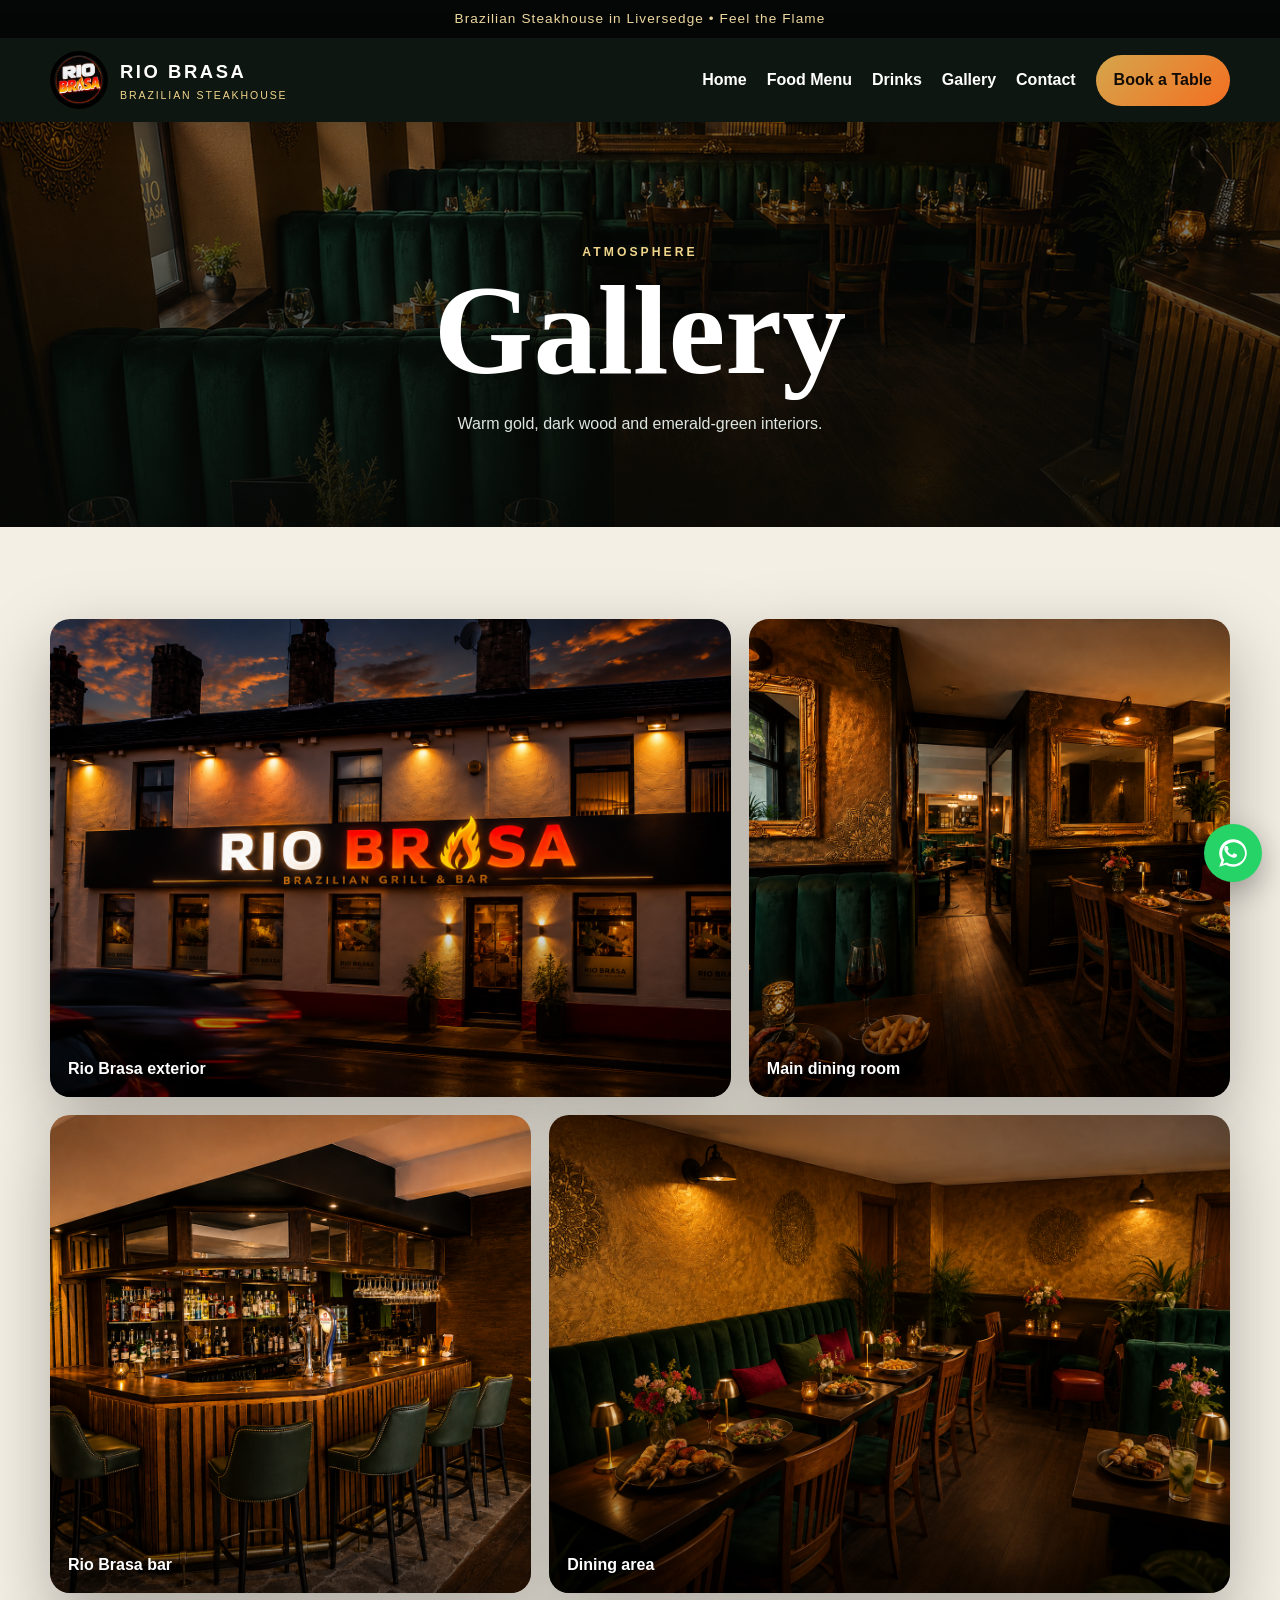
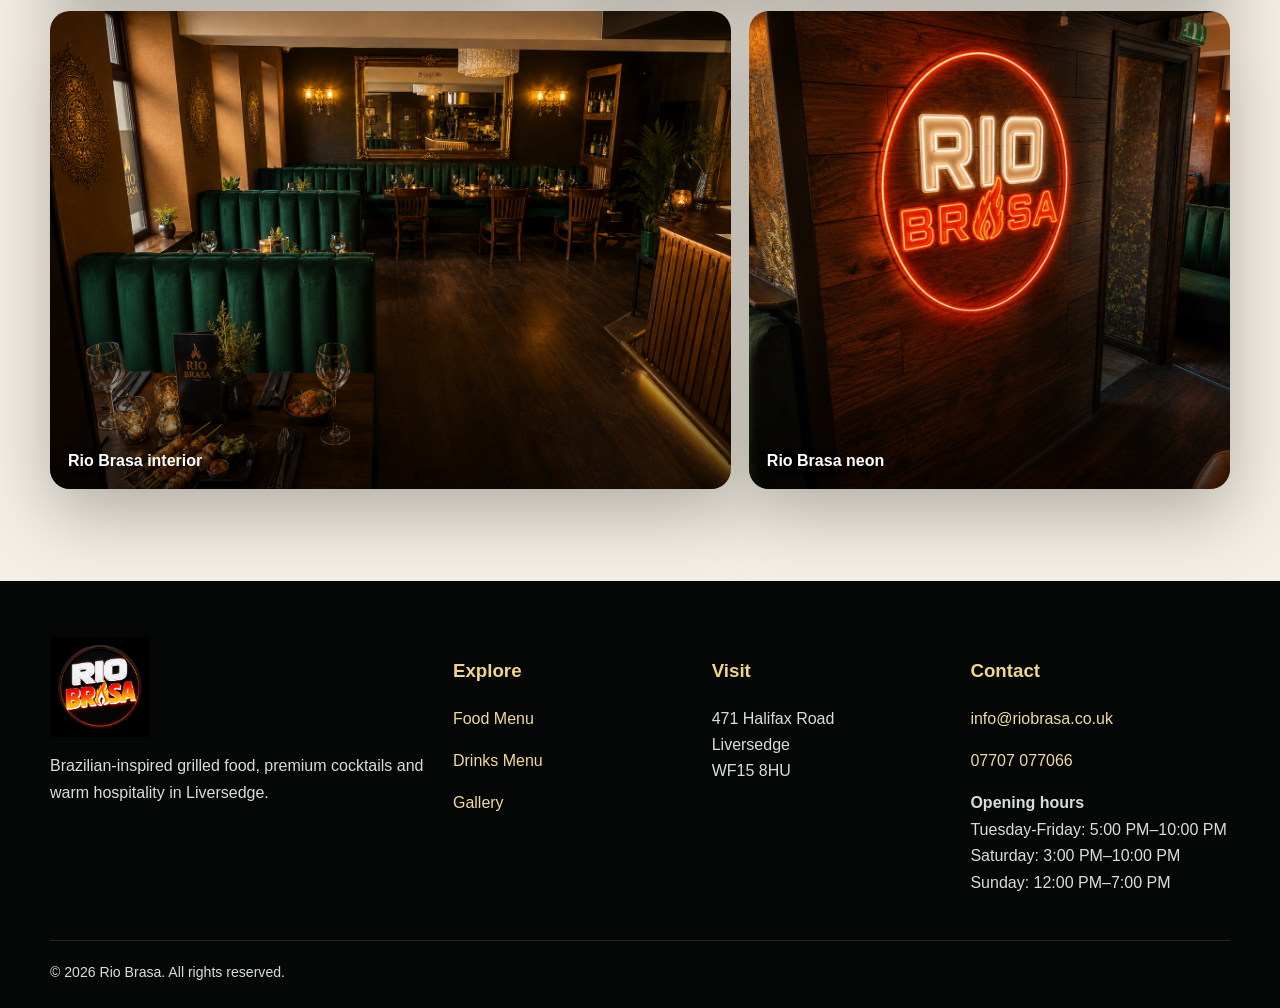
<file: gallery.html>
<!doctype html><html lang="en"><head><meta charset="utf-8"><meta name="viewport" content="width=device-width,initial-scale=1"><title>Gallery | Rio Brasa</title><link rel="stylesheet" href="assets/css/style.css"></head><body>
<div class="topbar">Brazilian Steakhouse in Liversedge • Feel the Flame</div>
<header class="header">
  <div class="container nav">
    <a class="brand" href="index.html">
      <img src="assets/images/logo.png" alt="Rio Brasa logo">
      <div><strong>RIO BRASA</strong><small>BRAZILIAN STEAKHOUSE</small></div>
    </a>
    <button class="menu-toggle" aria-label="Open menu">☰</button>
    <nav class="navlinks">
      <a href="index.html">Home</a><a href="food-menu.html">Food Menu</a><a href="drinks.html">Drinks</a><a href="gallery.html" class="active">Gallery</a><a href="contact.html">Contact</a>
      <a class="navbtn" href="booking.html">Book a Table</a>
    </nav>
  </div>
</header>
<section class="page-hero gallery-hero"><div class="container"><div class="kicker">Atmosphere</div><h1>Gallery</h1><p>Warm gold, dark wood and emerald-green interiors.</p></div></section>
<section><div class="container gallery">
<figure class="g1"><img src="assets/images/hero-exterior.png" alt="Rio Brasa exterior"><figcaption>Rio Brasa exterior</figcaption></figure>
<figure class="g2"><img src="assets/images/dining-main.png" alt="Dining room"><figcaption>Main dining room</figcaption></figure>
<figure class="g3"><img src="assets/images/bar-main.png" alt="Rio Brasa bar"><figcaption>Rio Brasa bar</figcaption></figure>
<figure class="g4"><img src="assets/images/gallery-room.png" alt="Dining area"><figcaption>Dining area</figcaption></figure>
<figure class="g5"><img src="assets/images/gallery-wide.png" alt="Interior"><figcaption>Rio Brasa interior</figcaption></figure>
<figure class="g6"><img src="assets/images/neon-hall.png" alt="Neon sign"><figcaption>Rio Brasa neon</figcaption></figure>
</div></section>
<a class="whatsapp" href="https://wa.me/447707077066?text=Hi%20Rio%20Brasa%21%20I%27d%20like%20to%20make%20an%20enquiry." target="_blank" rel="noopener noreferrer" title="Contact us through WhatsApp" aria-label="Contact us through WhatsApp" data-tooltip="Contact us through WhatsApp"><svg viewBox="0 0 32 32" aria-hidden="true"><path fill="currentColor" d="M19.11 17.21c-.29-.15-1.73-.85-2-.95-.27-.1-.46-.15-.66.15-.19.29-.75.95-.92 1.14-.17.19-.34.22-.63.07-.29-.15-1.23-.45-2.34-1.45-.86-.77-1.45-1.72-1.62-2.01-.17-.29-.02-.45.13-.59.13-.13.29-.34.44-.51.15-.17.19-.29.29-.49.1-.19.05-.36-.02-.51-.07-.15-.66-1.59-.9-2.18-.24-.57-.48-.49-.66-.5h-.56c-.19 0-.51.07-.78.36-.27.29-1.02 1-1.02 2.44s1.05 2.83 1.2 3.03c.15.19 2.07 3.16 5.01 4.43.7.3 1.25.48 1.67.62.7.22 1.34.19 1.85.12.56-.08 1.73-.71 1.97-1.39.24-.68.24-1.27.17-1.39-.07-.12-.27-.19-.56-.34z"/><path fill="currentColor" d="M16.04 3C8.86 3 3.03 8.8 3.03 15.96c0 2.53.73 4.99 2.12 7.1L3 29l6.09-2.01a13.03 13.03 0 0 0 6.94 1.9h.01C23.22 28.89 29 23.09 29 15.94 29 8.79 23.22 3 16.04 3zm0 23.7h-.01a10.81 10.81 0 0 1-5.51-1.51l-.4-.24-3.61 1.19 1.21-3.51-.26-.41a10.69 10.69 0 0 1-1.65-5.72c0-5.91 4.82-10.72 10.75-10.72 5.92 0 10.74 4.81 10.74 10.72S21.96 26.7 16.04 26.7z"/></svg></a>
<footer class="footer">
  <div class="container footer-grid">
    <div><img src="assets/images/logo.png" alt="Rio Brasa"><p>Brazilian-inspired grilled food, premium cocktails and warm hospitality in Liversedge.</p></div>
    <div><h3>Explore</h3><p><a href="food-menu.html">Food Menu</a></p><p><a href="drinks.html">Drinks Menu</a></p><p><a href="gallery.html">Gallery</a></p></div>
    <div><h3>Visit</h3><p>471 Halifax Road<br>Liversedge<br>WF15 8HU</p></div>
    <div><h3>Contact</h3><p><a href="mailto:info@riobrasa.co.uk">info@riobrasa.co.uk</a></p><p><a href="tel:+447707077066">07707 077066</a></p><p><strong>Opening hours</strong><br>Tuesday-Friday: 5:00 PM–10:00 PM<br>Saturday: 3:00 PM–10:00 PM<br>Sunday: 12:00 PM–7:00 PM</p></div>
  </div>
  <div class="container copy">© 2026 Rio Brasa. All rights reserved.</div>
</footer>
<script src="assets/js/main.js"></script>
</body></html>
</file>
<file: assets/css/style.css>
:root{
  --bg:#090b0a;
  --panel:#111713;
  --cream:#f4efe4;
  --green:#0d3b2a;
  --green2:#164f39;
  --gold:#d5a64c;
  --gold2:#f0d58b;
  --orange:#f36f21;
  --red:#e94b35;
  --white:#fff;
  --muted:#b9c2bc;
  --shadow:0 24px 70px rgba(0,0,0,.28);
}
*{box-sizing:border-box}
html{scroll-behavior:smooth}
body{margin:0;font-family:Arial,Helvetica,sans-serif;background:var(--cream);color:#171a18;line-height:1.65}
img{display:block;max-width:100%}
a{text-decoration:none;color:inherit}
.container{width:min(1180px,calc(100% - 32px));margin:auto}
.topbar{background:#050706;color:#efd99f;text-align:center;padding:8px 12px;font-size:.85rem;letter-spacing:.08em}
.header{position:sticky;top:0;z-index:1000;background:rgba(7,15,11,.97);backdrop-filter:blur(10px);box-shadow:0 8px 32px rgba(0,0,0,.28)}
.nav{min-height:84px;display:flex;align-items:center;justify-content:space-between;gap:22px}
.brand{display:flex;align-items:center;gap:12px;color:#fff}
.brand img{width:58px;height:58px;object-fit:contain;border-radius:50%}
.brand strong{display:block;font-size:1.15rem;letter-spacing:.14em}
.brand small{display:block;color:var(--gold2);font-size:.66rem;letter-spacing:.18em}
.navlinks{display:flex;gap:20px;align-items:center;color:#fff;font-weight:800}
.navlinks a:hover{color:var(--gold2)}
.navbtn{background:linear-gradient(135deg,var(--gold),var(--orange));color:#130b05!important;padding:12px 18px;border-radius:999px}
.menu-toggle{display:none;border:1px solid rgba(255,255,255,.35);background:transparent;color:#fff;border-radius:10px;font-size:1.3rem;padding:8px 12px}
.hero{min-height:780px;position:relative;display:grid;place-items:center;color:#fff;text-align:center;overflow:hidden}
.hero>img{position:absolute;inset:0;width:100%;height:100%;object-fit:cover}
.hero::after{content:"";position:absolute;inset:0;background:linear-gradient(rgba(5,8,6,.24),rgba(5,8,6,.76)),linear-gradient(90deg,rgba(0,0,0,.4),transparent 48%,rgba(0,0,0,.28))}
.hero-content{position:relative;z-index:2;max-width:900px;padding:90px 0}
.hero-logo{width:min(230px,55vw);margin:0 auto 10px;filter:drop-shadow(0 14px 28px rgba(0,0,0,.45))}
.kicker{text-transform:uppercase;letter-spacing:.25em;color:var(--gold2);font-weight:900;font-size:.76rem}
.hero h1,.page-hero h1{font-family:Georgia,serif;font-size:clamp(4rem,10vw,8rem);line-height:.9;margin:.08em 0 .18em}
.hero p{font-size:clamp(1.05rem,2vw,1.3rem);max-width:760px;margin:0 auto 28px}
.buttons{display:flex;justify-content:center;gap:14px;flex-wrap:wrap}
.btn{display:inline-block;padding:15px 24px;border-radius:999px;font-weight:900;border:0;cursor:pointer}
.btn-primary{background:linear-gradient(135deg,var(--gold),var(--orange));color:#150d06}
.btn-outline{border:2px solid #fff;color:#fff}
.btn-outline:hover{background:#fff;color:var(--green)}
section{padding:92px 0}
.split{display:grid;grid-template-columns:1fr 1fr;gap:56px;align-items:center}
.pill{display:inline-block;background:#eadbb7;color:#695019;border-radius:999px;padding:8px 14px;font-weight:900;font-size:.8rem}
.display-title{font-family:Georgia,serif;color:var(--green);font-size:clamp(2.5rem,5vw,4.5rem);line-height:1.04;margin:.3em 0}
.image-card{position:relative;min-height:500px;border-radius:24px;overflow:hidden;box-shadow:var(--shadow)}
.image-card img{position:absolute;inset:0;width:100%;height:100%;object-fit:cover}
.soft{background:#e9dfce}
.dark{background:radial-gradient(circle at 70% 15%,#332716,#0c1611 48%,#050706);color:#fff}
.section-title{max-width:760px;margin:0 auto 48px;text-align:center}
.section-title h2{font-family:Georgia,serif;color:var(--green);font-size:clamp(2.2rem,5vw,4.2rem);line-height:1.05;margin:.2em 0}
.dark .section-title h2{color:#fff}
.section-title p{color:#737a75}
.dark .section-title p{color:#c9d2cc}
.feature-grid{display:grid;grid-template-columns:repeat(4,1fr);gap:18px}
.feature{background:#fff;border-radius:20px;padding:26px;text-align:center;box-shadow:0 14px 36px rgba(0,0,0,.1)}
.dark .feature{background:rgba(255,255,255,.06);border:1px solid rgba(213,166,76,.25);box-shadow:none}
.feature .icon{font-size:2.2rem}.feature h3{color:var(--green);margin:10px 0 5px}.dark .feature h3{color:var(--gold2)}
.feature p{margin:0;color:#6d736f}.dark .feature p{color:#c6d0c9}
.promo-grid{display:grid;grid-template-columns:1fr 1fr;gap:24px}
.promo{position:relative;min-height:520px;border-radius:24px;overflow:hidden;box-shadow:var(--shadow)}
.promo img{position:absolute;inset:0;width:100%;height:100%;object-fit:cover}
.promo::after{content:"";position:absolute;inset:0;background:linear-gradient(transparent 25%,rgba(0,0,0,.88))}
.promo-copy{position:absolute;z-index:2;left:28px;right:28px;bottom:28px;color:#fff}
.promo-copy span{color:var(--gold2);font-size:.75rem;text-transform:uppercase;letter-spacing:.2em;font-weight:900}
.promo-copy h3{font-family:Georgia,serif;font-size:2.5rem;margin:.1em 0}
.page-hero{padding:120px 0 90px;text-align:center;color:#fff;position:relative;background-size:cover;background-position:center}
.page-hero::after{content:"";position:absolute;inset:0;background:linear-gradient(rgba(5,8,6,.45),rgba(5,8,6,.86))}
.page-hero .container{position:relative;z-index:1}
.page-hero p{max-width:720px;margin:auto;color:#dde5e0}
.food-hero{background-image:url("../images/food-hero.png")}
.drinks-hero{background-image:url("../images/drinks-hero.png")}
.gallery-hero{background-image:url("../images/gallery-wide.png")}
.menu-grid{columns:2 500px;column-gap:24px}
.menu-panel{break-inside:avoid;background:#0e1511;color:#fff;border-radius:20px;padding:28px;margin:0 0 24px;box-shadow:var(--shadow);border:1px solid rgba(255,255,255,.07)}
.menu-panel h2{font-family:Georgia,serif;font-size:2rem;margin:0 0 18px;padding-bottom:12px;border-bottom:3px solid var(--gold)}
.menu-panel.green h2{border-color:#5d8a4d}.menu-panel.red h2{border-color:var(--red)}
.menu-note{background:rgba(213,166,76,.12);border-left:3px solid var(--gold);padding:10px 12px;color:#eddcae}
.menu-item{padding:14px 0;border-bottom:1px dashed rgba(255,255,255,.18)}
.menu-item:last-child{border-bottom:0}
.menu-line{display:flex;justify-content:space-between;gap:18px;align-items:flex-start}
.menu-line h3{margin:0;font-size:1rem;text-transform:uppercase;letter-spacing:.03em}
.menu-line strong{color:var(--gold2);white-space:nowrap}
.menu-item p{margin:5px 0 0;color:#cad2cd;font-size:.92rem}
.gallery{display:grid;grid-template-columns:repeat(12,1fr);grid-auto-rows:230px;gap:18px}
.gallery figure{position:relative;margin:0;overflow:hidden;border-radius:20px;box-shadow:var(--shadow)}
.gallery img{width:100%;height:100%;object-fit:cover}
.gallery figcaption{position:absolute;left:18px;bottom:15px;color:#fff;font-weight:900;text-shadow:0 2px 8px #000;z-index:2}
.gallery figure::after{content:"";position:absolute;inset:0;background:linear-gradient(transparent 55%,rgba(0,0,0,.62))}
.g1{grid-column:span 7;grid-row:span 2}.g2{grid-column:span 5;grid-row:span 2}.g3{grid-column:span 5;grid-row:span 2}.g4{grid-column:span 7;grid-row:span 2}.g5{grid-column:span 7;grid-row:span 2}.g6{grid-column:span 5;grid-row:span 2}
.booking-wrap,.contact-grid{display:grid;grid-template-columns:.9fr 1.1fr;gap:36px}
.booking-info{background:linear-gradient(145deg,#0d3b2a,#071a12);color:#fff;border-radius:24px;padding:40px}
.booking-info h2{font-family:Georgia,serif;font-size:3rem;line-height:1.05}
.form-card,.contact-box{background:#fff;border-radius:24px;box-shadow:var(--shadow);padding:34px}
.form-grid{display:grid;grid-template-columns:1fr 1fr;gap:16px}.full{grid-column:1/-1}
label{display:block;font-weight:900;color:var(--green);margin-bottom:6px}
input,select,textarea{width:100%;padding:14px 15px;border:1px solid #cfc7b7;border-radius:12px;font:inherit;background:#fffdf8}
textarea{min-height:130px;resize:vertical}
.contact-row{padding:16px 0;border-bottom:1px solid #eee5d6}.contact-row strong{display:block;color:var(--green)}
.map{width:100%;height:420px;border:0;border-radius:22px}
.footer{background:#050706;color:#d7ded9;padding:56px 0 24px}
.footer-grid{display:grid;grid-template-columns:1.3fr .8fr .8fr .9fr;gap:28px}
.footer img{width:100px}.footer h3{color:var(--gold2)}.footer a{color:#efd99f}
.copy{margin-top:28px;padding-top:20px;border-top:1px solid rgba(255,255,255,.12);font-size:.88rem}
.whatsapp{position:fixed;right:18px;bottom:18px;width:58px;height:58px;border-radius:50%;background:#25d366;color:#fff;display:grid;place-items:center;box-shadow:0 10px 30px rgba(0,0,0,.3);z-index:999;text-decoration:none;transition:transform .18s ease,box-shadow .18s ease}
.whatsapp svg{width:34px;height:34px;display:block}
.whatsapp:hover{transform:translateY(-3px) scale(1.04);box-shadow:0 14px 36px rgba(0,0,0,.34)}
.whatsapp::before{content:attr(data-tooltip);position:absolute;right:72px;top:50%;transform:translateY(-50%) translateX(8px);background:#111;color:#fff;padding:10px 13px;border-radius:10px;font-size:.85rem;font-weight:700;line-height:1.2;white-space:nowrap;opacity:0;visibility:hidden;pointer-events:none;transition:.18s ease;box-shadow:0 8px 22px rgba(0,0,0,.22)}
.whatsapp::after{content:"";position:absolute;right:64px;top:50%;transform:translateY(-50%);border:7px solid transparent;border-left-color:#111;opacity:0;visibility:hidden;transition:.18s ease}
.whatsapp:hover::before,.whatsapp:hover::after,.whatsapp:focus-visible::before,.whatsapp:focus-visible::after{opacity:1;visibility:visible}.whatsapp:hover::before,.whatsapp:focus-visible::before{transform:translateY(-50%) translateX(0)}
@media(max-width:600px){.whatsapp{right:14px;bottom:14px;width:56px;height:56px}.whatsapp svg{width:32px;height:32px}.whatsapp::before,.whatsapp::after{display:none}}
@media(max-width:920px){
  .menu-toggle{display:block}
  .navlinks{display:none;position:absolute;left:0;right:0;top:84px;background:#07110c;flex-direction:column;padding:22px}
  .navlinks.open{display:flex}
  .split,.booking-wrap,.contact-grid,.footer-grid{grid-template-columns:1fr}
  .feature-grid{grid-template-columns:repeat(2,1fr)}
  .promo-grid{grid-template-columns:1fr}
  .gallery{grid-template-columns:1fr 1fr;grid-auto-rows:280px}
  .gallery figure{grid-column:auto!important;grid-row:auto!important}
}
@media(max-width:600px){
  section{padding:70px 0}
  .hero{min-height:700px}
  .feature-grid,.form-grid,.gallery{grid-template-columns:1fr}
  .full{grid-column:auto}
  .menu-grid{columns:1}
  .promo{min-height:430px}
  .gallery{grid-auto-rows:320px}
  .brand small{display:none}
}
.field-help{display:block;margin-top:7px;color:#7a715f;min-height:1.2em}
.booking-status{padding:0;border-radius:12px;line-height:1.5}.booking-status.success,.booking-status.error{padding:16px}.booking-status.success{background:#e6f5ea;color:#145b2e;border:1px solid #b9dfc3}.booking-status.error{background:#fff0ee;color:#8c251b;border:1px solid #efc5bf}
button:disabled{opacity:.6;cursor:not-allowed}
.admin-filter{display:flex;align-items:end;gap:12px;flex-wrap:wrap;background:#fff;padding:18px;border-radius:16px;box-shadow:var(--shadow);margin:24px 0}.admin-table-wrap{overflow:auto;background:#fff;border-radius:16px;box-shadow:var(--shadow)}.admin-table{width:100%;border-collapse:collapse;min-width:950px}.admin-table th,.admin-table td{padding:13px;border-bottom:1px solid #eee5d6;text-align:left;vertical-align:top}.admin-table th{background:#0d3b2a;color:#fff}.admin-cancel{border:0;background:#8c251b;color:#fff;padding:8px 10px;border-radius:8px;cursor:pointer}

/* Rio Brasa live floor-plan admin */
.admin-plan-card{margin:26px 0 34px;background:#fff;border-radius:22px;padding:24px;box-shadow:var(--shadow)}
.admin-plan-head{display:flex;justify-content:space-between;gap:20px;align-items:end;flex-wrap:wrap}.admin-plan-head h2{margin:.2em 0;color:var(--green);font-family:Georgia,serif}.plan-filter{display:flex;gap:10px;align-items:end;flex-wrap:wrap}.plan-filter input{min-width:155px}.floor-legend{display:flex;gap:20px;flex-wrap:wrap;margin:18px 0;font-weight:700;color:#5b625e}.floor-legend span{display:flex;align-items:center;gap:8px}.dot{width:12px;height:12px;border-radius:50%;display:inline-block}.free-dot{background:#2e8b57}.busy-dot{background:#b83b2f}
.floor-plan{display:grid;grid-template-columns:1.15fr .85fr;gap:22px}.room{position:relative;border:2px solid #e7ddca;border-radius:18px;padding:20px;background:#fbf8f1;min-height:440px}.room h3{margin:0 0 18px;color:var(--green);font-family:Georgia,serif}.floor-row{display:grid;gap:10px}.floor-row-top{grid-template-columns:repeat(6,1fr)}.floor-main-body{display:grid;grid-template-columns:1fr .85fr;gap:35px;margin-top:30px}.window-bank{display:flex;flex-direction:column;gap:28px}.floor-pair{display:grid;grid-template-columns:1fr 1fr;gap:10px}.bar-shape{min-height:280px;border-left:5px solid #5c4424;border-top:5px solid #5c4424;border-bottom:5px solid #5c4424;border-radius:18px 0 0 18px;display:grid;place-items:center;color:#5c4424;font-size:1.4rem;letter-spacing:.14em;background:#f0e4cc}.floor-table{min-height:74px;border-radius:12px;padding:10px;text-align:center;border:2px solid;display:flex;flex-direction:column;justify-content:center;transition:.2s}.floor-table strong{font-size:1.05rem}.floor-table small{display:block;opacity:.78}.floor-table span{display:block;font-size:.72rem;margin-top:4px;white-space:nowrap;overflow:hidden;text-overflow:ellipsis}.floor-table.free{background:#e9f6ee;border-color:#78b58f;color:#14552c}.floor-table.occupied{background:#fdebea;border-color:#d57970;color:#8b241c}.small-room-layout{display:grid;grid-template-columns:1fr 1fr;gap:34px;min-height:340px}.small-left{display:flex;flex-direction:column;gap:38px;justify-content:center}.small-right{display:flex;flex-direction:column;gap:10px}.small-bottom{grid-column:1/-1;max-width:150px;margin:0 auto;width:100%}
@media(max-width:900px){.floor-plan{grid-template-columns:1fr}.floor-row-top{grid-template-columns:repeat(3,1fr)}.floor-main-body{grid-template-columns:1fr}.bar-shape{min-height:120px}.small-room-layout{grid-template-columns:1fr}.small-bottom{grid-column:auto}.admin-plan-head{align-items:stretch}.plan-filter{align-items:stretch}.plan-filter>div,.plan-filter input,.plan-filter button{width:100%}}

/* Premium Shift4 booking landing page */
.booking-hero{position:relative;min-height:520px;display:grid;place-items:center;text-align:center;color:#fff;overflow:hidden}
.booking-hero>img{position:absolute;inset:0;width:100%;height:100%;object-fit:cover}
.booking-hero::after{content:"";position:absolute;inset:0;background:linear-gradient(180deg,rgba(3,7,5,.36),rgba(3,7,5,.88)),linear-gradient(90deg,rgba(7,35,24,.42),transparent 60%)}
.booking-hero-copy{position:relative;z-index:2;padding:100px 0 90px;max-width:850px}
.booking-hero h1{font-family:Georgia,serif;font-size:clamp(3.4rem,8vw,6.7rem);line-height:.95;margin:.08em 0 .2em;text-shadow:0 8px 28px rgba(0,0,0,.32)}
.booking-hero p{max-width:700px;margin:auto;font-size:1.12rem;color:#edf1ee}
.booking-premium-section{background:linear-gradient(180deg,#f4efe4,#ece1cf)}
.booking-premium-grid{display:grid;grid-template-columns:1fr .86fr;gap:48px;align-items:center}
.booking-premium-info>p{font-size:1.06rem;max-width:650px;color:#4d554f}
.booking-benefits{display:grid;gap:14px;margin:28px 0}
.booking-benefit{display:flex;gap:14px;align-items:flex-start;background:rgba(255,255,255,.62);border:1px solid rgba(13,59,42,.09);padding:16px 18px;border-radius:16px}
.booking-benefit>span{width:30px;height:30px;flex:0 0 30px;border-radius:50%;display:grid;place-items:center;background:var(--green);color:var(--gold2);font-weight:900}
.booking-benefit strong{display:block;color:var(--green);font-size:1rem}.booking-benefit small{display:block;color:#6b726d;margin-top:2px;font-size:.88rem}
.booking-hours-card{margin-top:26px;border-left:4px solid var(--gold);background:#0c1711;color:#fff;padding:19px 22px;border-radius:0 16px 16px 0}
.booking-hours-card>strong{color:var(--gold2);font-family:Georgia,serif;font-size:1.25rem}.booking-hours-card p{display:flex;justify-content:space-between;gap:20px;margin:7px 0;color:#d9e0dc}.booking-hours-card span{color:#fff;font-weight:800;white-space:nowrap}
.booking-action-card{position:relative;background:radial-gradient(circle at 50% 0%,#183b2b,#09110d 55%,#050706);border:1px solid rgba(213,166,76,.38);box-shadow:0 28px 70px rgba(15,18,16,.25);border-radius:28px;padding:44px 38px;text-align:center;color:#fff;overflow:hidden}
.booking-action-card::before{content:"";position:absolute;width:260px;height:260px;border-radius:50%;border:1px solid rgba(213,166,76,.12);top:-145px;right:-80px}
.booking-card-logo{width:112px;height:112px;object-fit:contain;margin:0 auto 16px;filter:drop-shadow(0 12px 22px rgba(0,0,0,.35))}
.booking-action-card h2{font-family:Georgia,serif;color:#fff;font-size:clamp(2.2rem,4vw,3.4rem);line-height:1.02;margin:.15em 0 .25em}.booking-action-card>p{color:#c9d1cc;max-width:470px;margin:0 auto 24px}
.booking-main-btn{display:block;width:100%;font-size:1.03rem;letter-spacing:.02em;padding:17px 22px;box-shadow:0 12px 28px rgba(213,166,76,.18)}
.booking-secure-note{font-size:.78rem;color:#aeb9b2;margin-top:12px}.booking-divider{display:flex;align-items:center;gap:12px;margin:24px 0 18px;color:#8f9993;font-size:.78rem;text-transform:uppercase;letter-spacing:.12em}.booking-divider::before,.booking-divider::after{content:"";height:1px;background:rgba(255,255,255,.13);flex:1}
.booking-help{font-size:.92rem;margin-bottom:14px!important}.booking-contact-actions{display:grid;grid-template-columns:1fr 1fr;gap:10px}.booking-contact-actions a{border:1px solid rgba(240,213,139,.42);border-radius:999px;padding:11px 13px;color:var(--gold2);font-weight:800;font-size:.88rem}.booking-contact-actions a:hover{background:rgba(213,166,76,.1)}
.booking-note-section{padding:0 0 90px;background:#ece1cf}.booking-note{display:flex;align-items:center;gap:18px;background:#fff;border-radius:18px;padding:22px 26px;box-shadow:0 12px 34px rgba(0,0,0,.07)}.booking-note>div:first-child{font-size:2rem}.booking-note strong{color:var(--green)}.booking-note p{margin:2px 0 0;color:#657069}
@media(max-width:920px){.booking-premium-grid{grid-template-columns:1fr}.booking-action-card{max-width:620px;width:100%;margin:auto}}
@media(max-width:600px){.booking-hero{min-height:450px}.booking-hero-copy{padding:80px 0 70px}.booking-action-card{padding:34px 22px}.booking-contact-actions{grid-template-columns:1fr}.booking-hours-card p{display:block}.booking-hours-card span{display:block}.booking-note{align-items:flex-start}}

/* Opening Soon hero announcement */
.opening-soon{display:flex;align-items:center;justify-content:center;gap:18px;margin:10px auto 8px;width:min(100%,980px)}
.opening-soon h1{margin:0;font-family:Georgia,serif;font-size:clamp(4.2rem,10vw,8.6rem);font-weight:700;line-height:.88;letter-spacing:.035em;color:#f8f0df;text-transform:uppercase;text-shadow:0 4px 0 rgba(91,56,18,.22),0 0 24px rgba(240,213,139,.18),0 14px 36px rgba(0,0,0,.58)}
.opening-line{height:1px;flex:1;max-width:110px;background:linear-gradient(90deg,transparent,var(--gold2))}
.opening-line:last-child{background:linear-gradient(90deg,var(--gold2),transparent)}
.hero-tagline{font-family:Georgia,serif;font-size:clamp(2rem,4.3vw,3.8rem);line-height:1;color:var(--gold2);margin:14px 0 18px;font-style:italic;text-shadow:0 8px 20px rgba(0,0,0,.42)}
.hero-content>.kicker{margin-bottom:4px}
@media(max-width:600px){.opening-soon{gap:10px;margin-top:12px}.opening-line{max-width:36px}.opening-soon h1{font-size:clamp(3.4rem,17vw,5.4rem);line-height:.9}.hero-tagline{font-size:clamp(1.8rem,9vw,2.8rem)}}
</file>
<file: assets/images/assets/css/style.css>
:root{
  --bg:#090b0a;
  --panel:#111713;
  --cream:#f4efe4;
  --green:#0d3b2a;
  --green2:#164f39;
  --gold:#d5a64c;
  --gold2:#f0d58b;
  --orange:#f36f21;
  --red:#e94b35;
  --white:#fff;
  --muted:#b9c2bc;
  --shadow:0 24px 70px rgba(0,0,0,.28);
}
*{box-sizing:border-box}
html{scroll-behavior:smooth}
body{margin:0;font-family:Arial,Helvetica,sans-serif;background:var(--cream);color:#171a18;line-height:1.65}
img{display:block;max-width:100%}
a{text-decoration:none;color:inherit}
.container{width:min(1180px,calc(100% - 32px));margin:auto}
.topbar{background:#050706;color:#efd99f;text-align:center;padding:8px 12px;font-size:.85rem;letter-spacing:.08em}
.header{position:sticky;top:0;z-index:1000;background:rgba(7,15,11,.97);backdrop-filter:blur(10px);box-shadow:0 8px 32px rgba(0,0,0,.28)}
.nav{min-height:84px;display:flex;align-items:center;justify-content:space-between;gap:22px}
.brand{display:flex;align-items:center;gap:12px;color:#fff}
.brand img{width:58px;height:58px;object-fit:contain;border-radius:50%}
.brand strong{display:block;font-size:1.15rem;letter-spacing:.14em}
.brand small{display:block;color:var(--gold2);font-size:.66rem;letter-spacing:.18em}
.navlinks{display:flex;gap:20px;align-items:center;color:#fff;font-weight:800}
.navlinks a:hover{color:var(--gold2)}
.navbtn{background:linear-gradient(135deg,var(--gold),var(--orange));color:#130b05!important;padding:12px 18px;border-radius:999px}
.menu-toggle{display:none;border:1px solid rgba(255,255,255,.35);background:transparent;color:#fff;border-radius:10px;font-size:1.3rem;padding:8px 12px}
.hero{min-height:780px;position:relative;display:grid;place-items:center;color:#fff;text-align:center;overflow:hidden}
.hero>img{position:absolute;inset:0;width:100%;height:100%;object-fit:cover}
.hero::after{content:"";position:absolute;inset:0;background:linear-gradient(rgba(5,8,6,.24),rgba(5,8,6,.76)),linear-gradient(90deg,rgba(0,0,0,.4),transparent 48%,rgba(0,0,0,.28))}
.hero-content{position:relative;z-index:2;max-width:900px;padding:90px 0}
.hero-logo{width:min(230px,55vw);margin:0 auto 10px;filter:drop-shadow(0 14px 28px rgba(0,0,0,.45))}
.kicker{text-transform:uppercase;letter-spacing:.25em;color:var(--gold2);font-weight:900;font-size:.76rem}
.hero h1,.page-hero h1{font-family:Georgia,serif;font-size:clamp(4rem,10vw,8rem);line-height:.9;margin:.08em 0 .18em}
.hero p{font-size:clamp(1.05rem,2vw,1.3rem);max-width:760px;margin:0 auto 28px}
.buttons{display:flex;justify-content:center;gap:14px;flex-wrap:wrap}
.btn{display:inline-block;padding:15px 24px;border-radius:999px;font-weight:900;border:0;cursor:pointer}
.btn-primary{background:linear-gradient(135deg,var(--gold),var(--orange));color:#150d06}
.btn-outline{border:2px solid #fff;color:#fff}
.btn-outline:hover{background:#fff;color:var(--green)}
section{padding:92px 0}
.split{display:grid;grid-template-columns:1fr 1fr;gap:56px;align-items:center}
.pill{display:inline-block;background:#eadbb7;color:#695019;border-radius:999px;padding:8px 14px;font-weight:900;font-size:.8rem}
.display-title{font-family:Georgia,serif;color:var(--green);font-size:clamp(2.5rem,5vw,4.5rem);line-height:1.04;margin:.3em 0}
.image-card{position:relative;min-height:500px;border-radius:24px;overflow:hidden;box-shadow:var(--shadow)}
.image-card img{position:absolute;inset:0;width:100%;height:100%;object-fit:cover}
.soft{background:#e9dfce}
.dark{background:radial-gradient(circle at 70% 15%,#332716,#0c1611 48%,#050706);color:#fff}
.section-title{max-width:760px;margin:0 auto 48px;text-align:center}
.section-title h2{font-family:Georgia,serif;color:var(--green);font-size:clamp(2.2rem,5vw,4.2rem);line-height:1.05;margin:.2em 0}
.dark .section-title h2{color:#fff}
.section-title p{color:#737a75}
.dark .section-title p{color:#c9d2cc}
.feature-grid{display:grid;grid-template-columns:repeat(4,1fr);gap:18px}
.feature{background:#fff;border-radius:20px;padding:26px;text-align:center;box-shadow:0 14px 36px rgba(0,0,0,.1)}
.dark .feature{background:rgba(255,255,255,.06);border:1px solid rgba(213,166,76,.25);box-shadow:none}
.feature .icon{font-size:2.2rem}.feature h3{color:var(--green);margin:10px 0 5px}.dark .feature h3{color:var(--gold2)}
.feature p{margin:0;color:#6d736f}.dark .feature p{color:#c6d0c9}
.promo-grid{display:grid;grid-template-columns:1fr 1fr;gap:24px}
.promo{position:relative;min-height:520px;border-radius:24px;overflow:hidden;box-shadow:var(--shadow)}
.promo img{position:absolute;inset:0;width:100%;height:100%;object-fit:cover}
.promo::after{content:"";position:absolute;inset:0;background:linear-gradient(transparent 25%,rgba(0,0,0,.88))}
.promo-copy{position:absolute;z-index:2;left:28px;right:28px;bottom:28px;color:#fff}
.promo-copy span{color:var(--gold2);font-size:.75rem;text-transform:uppercase;letter-spacing:.2em;font-weight:900}
.promo-copy h3{font-family:Georgia,serif;font-size:2.5rem;margin:.1em 0}
.page-hero{padding:120px 0 90px;text-align:center;color:#fff;position:relative;background-size:cover;background-position:center}
.page-hero::after{content:"";position:absolute;inset:0;background:linear-gradient(rgba(5,8,6,.45),rgba(5,8,6,.86))}
.page-hero .container{position:relative;z-index:1}
.page-hero p{max-width:720px;margin:auto;color:#dde5e0}
.food-hero{background-image:url("../images/food-hero.png")}
.drinks-hero{background-image:url("../images/drinks-hero.png")}
.gallery-hero{background-image:url("../images/gallery-wide.png")}
.menu-grid{columns:2 500px;column-gap:24px}
.menu-panel{break-inside:avoid;background:#0e1511;color:#fff;border-radius:20px;padding:28px;margin:0 0 24px;box-shadow:var(--shadow);border:1px solid rgba(255,255,255,.07)}
.menu-panel h2{font-family:Georgia,serif;font-size:2rem;margin:0 0 18px;padding-bottom:12px;border-bottom:3px solid var(--gold)}
.menu-panel.green h2{border-color:#5d8a4d}.menu-panel.red h2{border-color:var(--red)}
.menu-note{background:rgba(213,166,76,.12);border-left:3px solid var(--gold);padding:10px 12px;color:#eddcae}
.menu-item{padding:14px 0;border-bottom:1px dashed rgba(255,255,255,.18)}
.menu-item:last-child{border-bottom:0}
.menu-line{display:flex;justify-content:space-between;gap:18px;align-items:flex-start}
.menu-line h3{margin:0;font-size:1rem;text-transform:uppercase;letter-spacing:.03em}
.menu-line strong{color:var(--gold2);white-space:nowrap}
.menu-item p{margin:5px 0 0;color:#cad2cd;font-size:.92rem}
.gallery{display:grid;grid-template-columns:repeat(12,1fr);grid-auto-rows:230px;gap:18px}
.gallery figure{position:relative;margin:0;overflow:hidden;border-radius:20px;box-shadow:var(--shadow)}
.gallery img{width:100%;height:100%;object-fit:cover}
.gallery figcaption{position:absolute;left:18px;bottom:15px;color:#fff;font-weight:900;text-shadow:0 2px 8px #000;z-index:2}
.gallery figure::after{content:"";position:absolute;inset:0;background:linear-gradient(transparent 55%,rgba(0,0,0,.62))}
.g1{grid-column:span 7;grid-row:span 2}.g2{grid-column:span 5;grid-row:span 2}.g3{grid-column:span 5;grid-row:span 2}.g4{grid-column:span 7;grid-row:span 2}.g5{grid-column:span 7;grid-row:span 2}.g6{grid-column:span 5;grid-row:span 2}
.booking-wrap,.contact-grid{display:grid;grid-template-columns:.9fr 1.1fr;gap:36px}
.booking-info{background:linear-gradient(145deg,#0d3b2a,#071a12);color:#fff;border-radius:24px;padding:40px}
.booking-info h2{font-family:Georgia,serif;font-size:3rem;line-height:1.05}
.form-card,.contact-box{background:#fff;border-radius:24px;box-shadow:var(--shadow);padding:34px}
.form-grid{display:grid;grid-template-columns:1fr 1fr;gap:16px}.full{grid-column:1/-1}
label{display:block;font-weight:900;color:var(--green);margin-bottom:6px}
input,select,textarea{width:100%;padding:14px 15px;border:1px solid #cfc7b7;border-radius:12px;font:inherit;background:#fffdf8}
textarea{min-height:130px;resize:vertical}
.contact-row{padding:16px 0;border-bottom:1px solid #eee5d6}.contact-row strong{display:block;color:var(--green)}
.map{width:100%;height:420px;border:0;border-radius:22px}
.footer{background:#050706;color:#d7ded9;padding:56px 0 24px}
.footer-grid{display:grid;grid-template-columns:1.3fr .8fr .8fr .9fr;gap:28px}
.footer img{width:100px}.footer h3{color:var(--gold2)}.footer a{color:#efd99f}
.copy{margin-top:28px;padding-top:20px;border-top:1px solid rgba(255,255,255,.12);font-size:.88rem}
.whatsapp{position:fixed;right:18px;bottom:18px;width:58px;height:58px;border-radius:50%;background:#25d366;color:#fff;display:grid;place-items:center;box-shadow:0 10px 30px rgba(0,0,0,.3);z-index:999;text-decoration:none;transition:transform .18s ease,box-shadow .18s ease}
.whatsapp svg{width:34px;height:34px;display:block}
.whatsapp:hover{transform:translateY(-3px) scale(1.04);box-shadow:0 14px 36px rgba(0,0,0,.34)}
.whatsapp::before{content:attr(data-tooltip);position:absolute;right:72px;top:50%;transform:translateY(-50%) translateX(8px);background:#111;color:#fff;padding:10px 13px;border-radius:10px;font-size:.85rem;font-weight:700;line-height:1.2;white-space:nowrap;opacity:0;visibility:hidden;pointer-events:none;transition:.18s ease;box-shadow:0 8px 22px rgba(0,0,0,.22)}
.whatsapp::after{content:"";position:absolute;right:64px;top:50%;transform:translateY(-50%);border:7px solid transparent;border-left-color:#111;opacity:0;visibility:hidden;transition:.18s ease}
.whatsapp:hover::before,.whatsapp:hover::after,.whatsapp:focus-visible::before,.whatsapp:focus-visible::after{opacity:1;visibility:visible}.whatsapp:hover::before,.whatsapp:focus-visible::before{transform:translateY(-50%) translateX(0)}
@media(max-width:600px){.whatsapp{right:14px;bottom:14px;width:56px;height:56px}.whatsapp svg{width:32px;height:32px}.whatsapp::before,.whatsapp::after{display:none}}
@media(max-width:920px){
  .menu-toggle{display:block}
  .navlinks{display:none;position:absolute;left:0;right:0;top:84px;background:#07110c;flex-direction:column;padding:22px}
  .navlinks.open{display:flex}
  .split,.booking-wrap,.contact-grid,.footer-grid{grid-template-columns:1fr}
  .feature-grid{grid-template-columns:repeat(2,1fr)}
  .promo-grid{grid-template-columns:1fr}
  .gallery{grid-template-columns:1fr 1fr;grid-auto-rows:280px}
  .gallery figure{grid-column:auto!important;grid-row:auto!important}
}
@media(max-width:600px){
  section{padding:70px 0}
  .hero{min-height:700px}
  .feature-grid,.form-grid,.gallery{grid-template-columns:1fr}
  .full{grid-column:auto}
  .menu-grid{columns:1}
  .promo{min-height:430px}
  .gallery{grid-auto-rows:320px}
  .brand small{display:none}
}
.field-help{display:block;margin-top:7px;color:#7a715f;min-height:1.2em}
.booking-status{padding:0;border-radius:12px;line-height:1.5}.booking-status.success,.booking-status.error{padding:16px}.booking-status.success{background:#e6f5ea;color:#145b2e;border:1px solid #b9dfc3}.booking-status.error{background:#fff0ee;color:#8c251b;border:1px solid #efc5bf}
button:disabled{opacity:.6;cursor:not-allowed}
.admin-filter{display:flex;align-items:end;gap:12px;flex-wrap:wrap;background:#fff;padding:18px;border-radius:16px;box-shadow:var(--shadow);margin:24px 0}.admin-table-wrap{overflow:auto;background:#fff;border-radius:16px;box-shadow:var(--shadow)}.admin-table{width:100%;border-collapse:collapse;min-width:950px}.admin-table th,.admin-table td{padding:13px;border-bottom:1px solid #eee5d6;text-align:left;vertical-align:top}.admin-table th{background:#0d3b2a;color:#fff}.admin-cancel{border:0;background:#8c251b;color:#fff;padding:8px 10px;border-radius:8px;cursor:pointer}

/* Rio Brasa live floor-plan admin */
.admin-plan-card{margin:26px 0 34px;background:#fff;border-radius:22px;padding:24px;box-shadow:var(--shadow)}
.admin-plan-head{display:flex;justify-content:space-between;gap:20px;align-items:end;flex-wrap:wrap}.admin-plan-head h2{margin:.2em 0;color:var(--green);font-family:Georgia,serif}.plan-filter{display:flex;gap:10px;align-items:end;flex-wrap:wrap}.plan-filter input{min-width:155px}.floor-legend{display:flex;gap:20px;flex-wrap:wrap;margin:18px 0;font-weight:700;color:#5b625e}.floor-legend span{display:flex;align-items:center;gap:8px}.dot{width:12px;height:12px;border-radius:50%;display:inline-block}.free-dot{background:#2e8b57}.busy-dot{background:#b83b2f}
.floor-plan{display:grid;grid-template-columns:1.15fr .85fr;gap:22px}.room{position:relative;border:2px solid #e7ddca;border-radius:18px;padding:20px;background:#fbf8f1;min-height:440px}.room h3{margin:0 0 18px;color:var(--green);font-family:Georgia,serif}.floor-row{display:grid;gap:10px}.floor-row-top{grid-template-columns:repeat(6,1fr)}.floor-main-body{display:grid;grid-template-columns:1fr .85fr;gap:35px;margin-top:30px}.window-bank{display:flex;flex-direction:column;gap:28px}.floor-pair{display:grid;grid-template-columns:1fr 1fr;gap:10px}.bar-shape{min-height:280px;border-left:5px solid #5c4424;border-top:5px solid #5c4424;border-bottom:5px solid #5c4424;border-radius:18px 0 0 18px;display:grid;place-items:center;color:#5c4424;font-size:1.4rem;letter-spacing:.14em;background:#f0e4cc}.floor-table{min-height:74px;border-radius:12px;padding:10px;text-align:center;border:2px solid;display:flex;flex-direction:column;justify-content:center;transition:.2s}.floor-table strong{font-size:1.05rem}.floor-table small{display:block;opacity:.78}.floor-table span{display:block;font-size:.72rem;margin-top:4px;white-space:nowrap;overflow:hidden;text-overflow:ellipsis}.floor-table.free{background:#e9f6ee;border-color:#78b58f;color:#14552c}.floor-table.occupied{background:#fdebea;border-color:#d57970;color:#8b241c}.small-room-layout{display:grid;grid-template-columns:1fr 1fr;gap:34px;min-height:340px}.small-left{display:flex;flex-direction:column;gap:38px;justify-content:center}.small-right{display:flex;flex-direction:column;gap:10px}.small-bottom{grid-column:1/-1;max-width:150px;margin:0 auto;width:100%}
@media(max-width:900px){.floor-plan{grid-template-columns:1fr}.floor-row-top{grid-template-columns:repeat(3,1fr)}.floor-main-body{grid-template-columns:1fr}.bar-shape{min-height:120px}.small-room-layout{grid-template-columns:1fr}.small-bottom{grid-column:auto}.admin-plan-head{align-items:stretch}.plan-filter{align-items:stretch}.plan-filter>div,.plan-filter input,.plan-filter button{width:100%}}

/* Premium Shift4 booking landing page */
.booking-hero{position:relative;min-height:520px;display:grid;place-items:center;text-align:center;color:#fff;overflow:hidden}
.booking-hero>img{position:absolute;inset:0;width:100%;height:100%;object-fit:cover}
.booking-hero::after{content:"";position:absolute;inset:0;background:linear-gradient(180deg,rgba(3,7,5,.36),rgba(3,7,5,.88)),linear-gradient(90deg,rgba(7,35,24,.42),transparent 60%)}
.booking-hero-copy{position:relative;z-index:2;padding:100px 0 90px;max-width:850px}
.booking-hero h1{font-family:Georgia,serif;font-size:clamp(3.4rem,8vw,6.7rem);line-height:.95;margin:.08em 0 .2em;text-shadow:0 8px 28px rgba(0,0,0,.32)}
.booking-hero p{max-width:700px;margin:auto;font-size:1.12rem;color:#edf1ee}
.booking-premium-section{background:linear-gradient(180deg,#f4efe4,#ece1cf)}
.booking-premium-grid{display:grid;grid-template-columns:1fr .86fr;gap:48px;align-items:center}
.booking-premium-info>p{font-size:1.06rem;max-width:650px;color:#4d554f}
.booking-benefits{display:grid;gap:14px;margin:28px 0}
.booking-benefit{display:flex;gap:14px;align-items:flex-start;background:rgba(255,255,255,.62);border:1px solid rgba(13,59,42,.09);padding:16px 18px;border-radius:16px}
.booking-benefit>span{width:30px;height:30px;flex:0 0 30px;border-radius:50%;display:grid;place-items:center;background:var(--green);color:var(--gold2);font-weight:900}
.booking-benefit strong{display:block;color:var(--green);font-size:1rem}.booking-benefit small{display:block;color:#6b726d;margin-top:2px;font-size:.88rem}
.booking-hours-card{margin-top:26px;border-left:4px solid var(--gold);background:#0c1711;color:#fff;padding:19px 22px;border-radius:0 16px 16px 0}
.booking-hours-card>strong{color:var(--gold2);font-family:Georgia,serif;font-size:1.25rem}.booking-hours-card p{display:flex;justify-content:space-between;gap:20px;margin:7px 0;color:#d9e0dc}.booking-hours-card span{color:#fff;font-weight:800;white-space:nowrap}
.booking-action-card{position:relative;background:radial-gradient(circle at 50% 0%,#183b2b,#09110d 55%,#050706);border:1px solid rgba(213,166,76,.38);box-shadow:0 28px 70px rgba(15,18,16,.25);border-radius:28px;padding:44px 38px;text-align:center;color:#fff;overflow:hidden}
.booking-action-card::before{content:"";position:absolute;width:260px;height:260px;border-radius:50%;border:1px solid rgba(213,166,76,.12);top:-145px;right:-80px}
.booking-card-logo{width:112px;height:112px;object-fit:contain;margin:0 auto 16px;filter:drop-shadow(0 12px 22px rgba(0,0,0,.35))}
.booking-action-card h2{font-family:Georgia,serif;color:#fff;font-size:clamp(2.2rem,4vw,3.4rem);line-height:1.02;margin:.15em 0 .25em}.booking-action-card>p{color:#c9d1cc;max-width:470px;margin:0 auto 24px}
.booking-main-btn{display:block;width:100%;font-size:1.03rem;letter-spacing:.02em;padding:17px 22px;box-shadow:0 12px 28px rgba(213,166,76,.18)}
.booking-secure-note{font-size:.78rem;color:#aeb9b2;margin-top:12px}.booking-divider{display:flex;align-items:center;gap:12px;margin:24px 0 18px;color:#8f9993;font-size:.78rem;text-transform:uppercase;letter-spacing:.12em}.booking-divider::before,.booking-divider::after{content:"";height:1px;background:rgba(255,255,255,.13);flex:1}
.booking-help{font-size:.92rem;margin-bottom:14px!important}.booking-contact-actions{display:grid;grid-template-columns:1fr 1fr;gap:10px}.booking-contact-actions a{border:1px solid rgba(240,213,139,.42);border-radius:999px;padding:11px 13px;color:var(--gold2);font-weight:800;font-size:.88rem}.booking-contact-actions a:hover{background:rgba(213,166,76,.1)}
.booking-note-section{padding:0 0 90px;background:#ece1cf}.booking-note{display:flex;align-items:center;gap:18px;background:#fff;border-radius:18px;padding:22px 26px;box-shadow:0 12px 34px rgba(0,0,0,.07)}.booking-note>div:first-child{font-size:2rem}.booking-note strong{color:var(--green)}.booking-note p{margin:2px 0 0;color:#657069}
@media(max-width:920px){.booking-premium-grid{grid-template-columns:1fr}.booking-action-card{max-width:620px;width:100%;margin:auto}}
@media(max-width:600px){.booking-hero{min-height:450px}.booking-hero-copy{padding:80px 0 70px}.booking-action-card{padding:34px 22px}.booking-contact-actions{grid-template-columns:1fr}.booking-hours-card p{display:block}.booking-hours-card span{display:block}.booking-note{align-items:flex-start}}

/* Opening Soon hero announcement */
.opening-soon{display:flex;align-items:center;justify-content:center;gap:18px;margin:10px auto 8px;width:min(100%,980px)}
.opening-soon h1{margin:0;font-family:Georgia,serif;font-size:clamp(4.2rem,10vw,8.6rem);font-weight:700;line-height:.88;letter-spacing:.035em;color:#f8f0df;text-transform:uppercase;text-shadow:0 4px 0 rgba(91,56,18,.22),0 0 24px rgba(240,213,139,.18),0 14px 36px rgba(0,0,0,.58)}
.opening-line{height:1px;flex:1;max-width:110px;background:linear-gradient(90deg,transparent,var(--gold2))}
.opening-line:last-child{background:linear-gradient(90deg,var(--gold2),transparent)}
.hero-tagline{font-family:Georgia,serif;font-size:clamp(2rem,4.3vw,3.8rem);line-height:1;color:var(--gold2);margin:14px 0 18px;font-style:italic;text-shadow:0 8px 20px rgba(0,0,0,.42)}
.hero-content>.kicker{margin-bottom:4px}
@media(max-width:600px){.opening-soon{gap:10px;margin-top:12px}.opening-line{max-width:36px}.opening-soon h1{font-size:clamp(3.4rem,17vw,5.4rem);line-height:.9}.hero-tagline{font-size:clamp(1.8rem,9vw,2.8rem)}}
</file>
